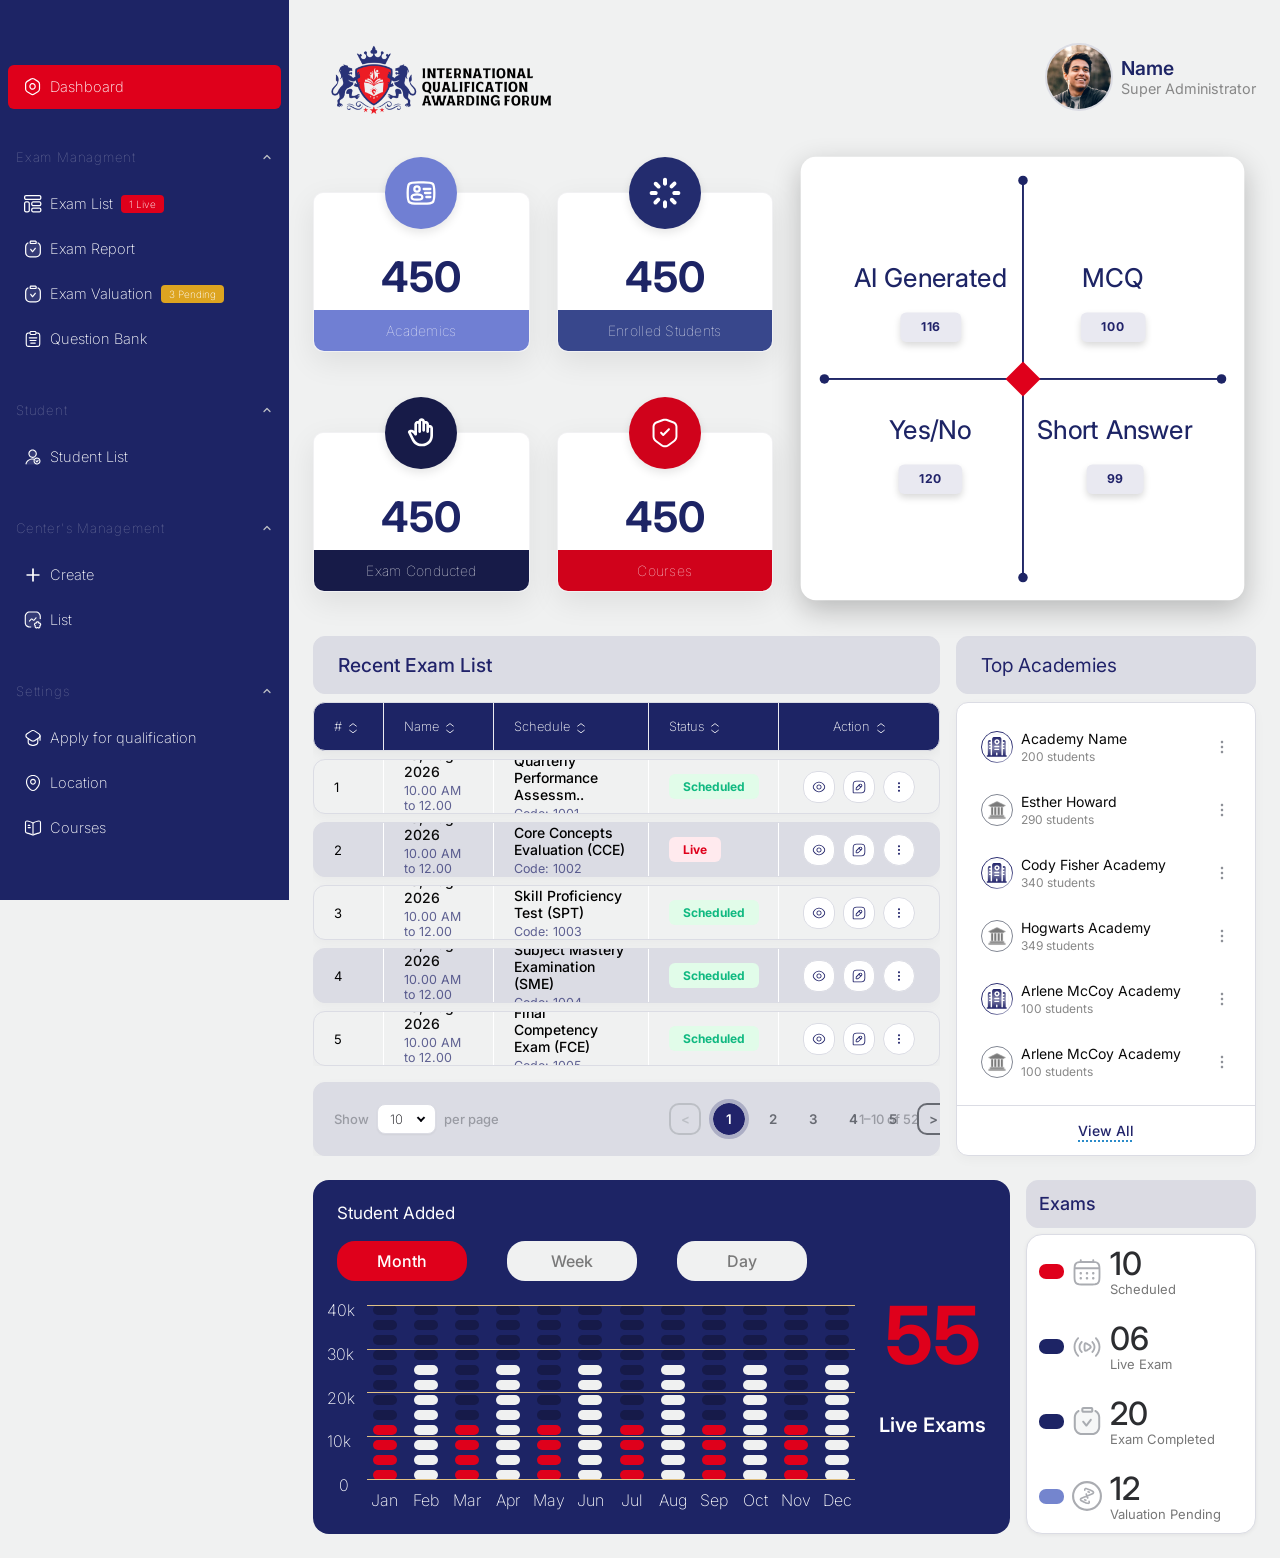
<file: index.html>
<!DOCTYPE html>
<html lang="en">
<head>
<meta charset="UTF-8" />
<meta name="viewport" content="width=device-width, initial-scale=1.0" />
<title>Admin Dashboard – IQAF</title>
<link rel="preconnect" href="https://fonts.googleapis.com" />
<link rel="preconnect" href="https://fonts.gstatic.com" crossorigin />
<link href="https://fonts.googleapis.com/css2?family=Inter:wght@300;400;500;600;700;800;900&display=swap" rel="stylesheet" />

<!-- 1. Design tokens (CSS variables) — must load first -->
<link rel="stylesheet" href="css/tokens.css" />

<!-- 2. Global reset and element defaults -->
<link rel="stylesheet" href="css/base.css" />

<!-- 3. Page shell: layout grid, section wrappers, row grids -->
<link rel="stylesheet" href="css/layout.css" />

<!-- 4. UI components (order independent within this group) -->
<link rel="stylesheet" href="css/components/sidebar.css" />
<link rel="stylesheet" href="css/components/topbar.css" />
<link rel="stylesheet" href="css/components/stat-card.css" />
<link rel="stylesheet" href="css/components/quadrant.css" />
<link rel="stylesheet" href="css/components/table.css" />
<link rel="stylesheet" href="css/components/academies.css" />
<link rel="stylesheet" href="css/components/chart.css" />

<!-- 5. Responsive overrides — must load last -->
<link rel="stylesheet" href="css/responsive.css" />
</head>
<body>

<!-- Hamburger (mobile) -->
<button class="hamburger" id="hamburger" aria-label="Toggle menu">
  <span></span><span></span><span></span><span></span>
</button>
<div class="overlay" id="overlay"></div>

<div class="layout">

  <!-- ==================== SIDEBAR ==================== -->
  <aside class="sidebar" id="sidebar">

    <nav class="sidebar-nav">

      <!-- Dashboard -->
      <a class="nav-item active" href="#">
        <img src="images/icon/Dashboard.svg" alt="" />
        Dashboard
      </a>

      <!-- Exam Management -->
      <div class="sidebar-group">
        <div class="nav-section-label">
          Exam Managment
          <svg class="chevron-svg" viewBox="0 0 24 24" fill="none" stroke="currentColor" stroke-width="2.5" stroke-linecap="round" stroke-linejoin="round"><path d="M18 15l-6-6-6 6"/></svg>
        </div>
        <div class="sidebar-group-content">
          <a class="nav-item" href="#">
            <img src="images/icon/ExamList.svg" alt="" />
            Exam List
            <span class="nav-badge badge-live">1 Live</span>
          </a>
          <a class="nav-item" href="#">
            <img src="images/icon/ExamReport.svg" alt="" />
            Exam Report
          </a>
          <a class="nav-item" href="#">
            <img src="images/icon/ExamValuation.svg" alt="" />
            Exam Valuation
            <span class="nav-badge badge-pending">3 Pending</span>
          </a>
          <a class="nav-item" href="#">
            <img src="images/icon/QuestionBank.svg" alt="" />
            Question Bank
          </a>
        </div>
      </div>

      <!-- Student -->
      <div class="sidebar-group">
        <div class="nav-section-label">
          Student
          <svg class="chevron-svg" viewBox="0 0 24 24" fill="none" stroke="currentColor" stroke-width="2.5" stroke-linecap="round" stroke-linejoin="round"><path d="M18 15l-6-6-6 6"/></svg>
        </div>
        <div class="sidebar-group-content">
          <a class="nav-item" href="#">
            <img src="images/icon/StudentList.svg" alt="" />
            Student List
          </a>
        </div>
      </div>

      <!-- Center's Management -->
      <div class="sidebar-group">
        <div class="nav-section-label">
          Center's Management
          <svg class="chevron-svg" viewBox="0 0 24 24" fill="none" stroke="currentColor" stroke-width="2.5" stroke-linecap="round" stroke-linejoin="round"><path d="M18 15l-6-6-6 6"/></svg>
        </div>
        <div class="sidebar-group-content">
          <a class="nav-item" href="#">
            <img src="images/icon/Create.svg" alt="" />Create
          </a>
          <a class="nav-item" href="academy-list.html">
            <img src="images/icon/List.svg" alt="" />List
          </a>
        </div>
      </div>

      <!-- Settings -->
      <div class="sidebar-group">
        <div class="nav-section-label">
          Settings
          <svg class="chevron-svg" viewBox="0 0 24 24" fill="none" stroke="currentColor" stroke-width="2.5" stroke-linecap="round" stroke-linejoin="round"><path d="M18 15l-6-6-6 6"/></svg>
        </div>
        <div class="sidebar-group-content">
          <a class="nav-item" href="#">
            <img src="images/icon/Applyforqualification.svg" alt="" />
            Apply for qualification
          </a>
          <a class="nav-item" href="#">
            <img src="images/icon/Location.svg" alt="" />
            Location
          </a>
          <a class="nav-item" href="#">
            <img src="images/icon/CoursesBook.svg" alt="" />
            Courses
          </a>
        </div>
      </div>

      <!-- Log Out -->
      <a class="nav-item logout" href="#">
        <img src="images/icon/LogOut.svg" alt="" />
        Log Out
      </a>

    </nav>
  </aside>

  <!-- ==================== MAIN ==================== -->
  <main class="main">

    <!-- TOPBAR -->
    <header class="topbar">
      <div class="topbar-logo">
        <img src="images/logo/logo.svg" alt="IQAF Logo" />
      </div>
      <div class="topbar-profile">
        <img src="images/people/SuperAdmin.jpg" alt="Admin" />
        <div>
          <div class="topbar-name">Name</div>
          <div class="topbar-role">Super Administrator</div>
        </div>
      </div>
    </header>

    <!-- STATS + QUADRANT -->
    <div class="stats-grid">

      <!-- 4 Stat Cards -->
      <div class="stats-cards">

        <!-- Academics -->
        <div class="stat-card theme-academics">
          <div class="stat-card-icon">
            <img src="images/icon/AcademicsLogo.svg" alt="Academics" />
          </div>
          <div class="stat-number">450</div>
          <div class="stat-label-bar">Academics</div>
        </div>

        <!-- Enrolled Students -->
        <div class="stat-card theme-enrolled">
          <div class="stat-card-icon">
            <img src="images/icon/EnrolledStudents.svg" alt="Enrolled Students" />
          </div>
          <div class="stat-number">450</div>
          <div class="stat-label-bar">Enrolled Students</div>
        </div>

        <!-- Exam Conducted -->
        <div class="stat-card theme-conducted">
          <div class="stat-card-icon">
            <img src="images/icon/ExamConducted.svg" alt="Exam Conducted" />
          </div>
          <div class="stat-number">450</div>
          <div class="stat-label-bar">Exam Conducted</div>
        </div>

        <!-- Courses -->
        <div class="stat-card theme-courses">
          <div class="stat-card-icon">
            <img src="images/icon/Courses.svg" alt="Courses" />
          </div>
          <div class="stat-number">450</div>
          <div class="stat-label-bar">Courses</div>
        </div>

      </div><!-- /stats-cards -->

      <!-- Quadrant chart -->
      <div class="quadrant-card">
        <div class="quadrant">
          <div class="quadrant-h"></div>
          <div class="quadrant-v"></div>
          <div class="quadrant-dot top"></div>
          <div class="quadrant-dot bottom"></div>
          <div class="quadrant-dot left"></div>
          <div class="quadrant-dot right"></div>
          <div class="quadrant-center"></div>

          <div class="quadrant-labels">
            <div class="q-label top-left">
              <span class="q-label-text">AI Generated</span>
              <span class="q-label-count">116</span>
            </div>
            <div class="q-label top-right">
              <span class="q-label-text">MCQ</span>
              <span class="q-label-count">100</span>
            </div>
            <div class="q-label bot-left">
              <span class="q-label-text">Yes/No</span>
              <span class="q-label-count">120</span>
            </div>
            <div class="q-label bot-right">
              <span class="q-label-text">Short Answer</span>
              <span class="q-label-count">99</span>
            </div>
          </div>
        </div>
      </div>

    </div><!-- /stats-grid -->

    <!-- MID ROW: Recent Exam List + Top Academies -->
    <div class="mid-row">

      <!-- Recent Exam List -->
      <!-- Recent Exam List Section -->
      <div class="table-section-container">
        <div class="table-section-header">Recent Exam List</div>
        <div class="table-card">
          <div class="table-wrapper">
            <table class="exam-table">
              <thead>
                <tr>
                  <th><div class="th-content"># <svg class="sort-icon-svg" viewBox="0 0 24 24" fill="none" stroke="currentColor" stroke-width="3" stroke-linecap="round" stroke-linejoin="round"><path class="arrow-up" d="M4 9l8-6 8 6" /><path class="arrow-down" d="M4 15l8 6 8-6" /></svg></div></th>
                  <th><div class="th-content">Name <svg class="sort-icon-svg" viewBox="0 0 24 24" fill="none" stroke="currentColor" stroke-width="3" stroke-linecap="round" stroke-linejoin="round"><path class="arrow-up" d="M4 9l8-6 8 6" /><path class="arrow-down" d="M4 15l8 6 8-6" /></svg></div></th>
                  <th><div class="th-content">Schedule <svg class="sort-icon-svg" viewBox="0 0 24 24" fill="none" stroke="currentColor" stroke-width="3" stroke-linecap="round" stroke-linejoin="round"><path class="arrow-up" d="M4 9l8-6 8 6" /><path class="arrow-down" d="M4 15l8 6 8-6" /></svg></div></th>
                  <th><div class="th-content">Status <svg class="sort-icon-svg" viewBox="0 0 24 24" fill="none" stroke="currentColor" stroke-width="3" stroke-linecap="round" stroke-linejoin="round"><path class="arrow-up" d="M4 9l8-6 8 6" /><path class="arrow-down" d="M4 15l8 6 8-6" /></svg></div></th>
                  <th><div class="th-content center">Action <svg class="sort-icon-svg" viewBox="0 0 24 24" fill="none" stroke="currentColor" stroke-width="3" stroke-linecap="round" stroke-linejoin="round"><path class="arrow-up" d="M4 9l8-6 8 6" /><path class="arrow-down" d="M4 15l8 6 8-6" /></svg></div></th>
                </tr>
              </thead>
              <tbody>
                <tr>
                  <td class="td-num">1</td>
                  <td class="td-schedule-col">
                    <div class="exam-date">18, Aug 2026</div>
                    <div class="exam-time">10.00 AM to 12.00 AM | 2h</div>
                  </td>
                  <td class="td-name-col">
                    <div class="exam-name">Quarterly Performance Assessm..</div>
                    <div class="exam-code">Code: 1001</div>
                  </td>
                  <td><span class="status-badge status-scheduled">Scheduled</span></td>
                  <td>
                    <div class="action-icons">
                      <button class="action-btn" aria-label="View">
                        <img src="images/icon/ActionEye.svg" alt="" />
                      </button>
                      <button class="action-btn" aria-label="Edit">
                        <img src="images/icon/ActionPen.svg" alt="" />
                      </button>
                      <button class="action-btn" aria-label="More">
                        <img src="images/icon/ActionDots.svg" alt="" />
                      </button>
                    </div>
                  </td>
                </tr>
                <tr>
                  <td class="td-num">2</td>
                  <td class="td-schedule-col">
                    <div class="exam-date">18, Aug 2026</div>
                    <div class="exam-time">10.00 AM to 12.00 AM | 2h</div>
                  </td>
                  <td class="td-name-col">
                    <div class="exam-name">Core Concepts Evaluation (CCE)</div>
                    <div class="exam-code">Code: 1002</div>
                  </td>
                  <td><span class="status-badge status-live">Live</span></td>
                  <td>
                    <div class="action-icons">
                      <button class="action-btn" aria-label="View">
                        <img src="images/icon/ActionEye.svg" alt="" />
                      </button>
                      <button class="action-btn" aria-label="Edit">
                        <img src="images/icon/ActionPen.svg" alt="" />
                      </button>
                      <button class="action-btn" aria-label="More">
                        <img src="images/icon/ActionDots.svg" alt="" />
                      </button>
                    </div>
                  </td>
                </tr>
                <tr>
                  <td class="td-num">3</td>
                  <td class="td-schedule-col">
                    <div class="exam-date">18, Aug 2026</div>
                    <div class="exam-time">10.00 AM to 12.00 AM | 2h</div>
                  </td>
                  <td class="td-name-col">
                    <div class="exam-name">Skill Proficiency Test (SPT)</div>
                    <div class="exam-code">Code: 1003</div>
                  </td>
                  <td><span class="status-badge status-scheduled">Scheduled</span></td>
                  <td>
                    <div class="action-icons">
                      <button class="action-btn" aria-label="View">
                        <img src="images/icon/ActionEye.svg" alt="" />
                      </button>
                      <button class="action-btn" aria-label="Edit">
                        <img src="images/icon/ActionPen.svg" alt="" />
                      </button>
                      <button class="action-btn" aria-label="More">
                        <img src="images/icon/ActionDots.svg" alt="" />
                      </button>
                    </div>
                  </td>
                </tr>
                <tr>
                  <td class="td-num">4</td>
                  <td class="td-schedule-col">
                    <div class="exam-date">18, Aug 2026</div>
                    <div class="exam-time">10.00 AM to 12.00 AM | 2h</div>
                  </td>
                  <td class="td-name-col">
                    <div class="exam-name">Subject Mastery Examination (SME)</div>
                    <div class="exam-code">Code: 1004</div>
                  </td>
                  <td><span class="status-badge status-scheduled">Scheduled</span></td>
                  <td>
                    <div class="action-icons">
                      <button class="action-btn" aria-label="View">
                        <img src="images/icon/ActionEye.svg" alt="" />
                      </button>
                      <button class="action-btn" aria-label="Edit">
                        <img src="images/icon/ActionPen.svg" alt="" />
                      </button>
                      <button class="action-btn" aria-label="More">
                        <img src="images/icon/ActionDots.svg" alt="" />
                      </button>
                    </div>
                  </td>
                </tr>
                <tr>
                  <td class="td-num">5</td>
                  <td class="td-schedule-col">
                    <div class="exam-date">18, Aug 2026</div>
                    <div class="exam-time">10.00 AM to 12.00 AM | 2h</div>
                  </td>
                  <td class="td-name-col">
                    <div class="exam-name">Final Competency Exam (FCE)</div>
                    <div class="exam-code">Code: 1005</div>
                  </td>
                  <td><span class="status-badge status-scheduled">Scheduled</span></td>
                  <td>
                    <div class="action-icons">
                      <button class="action-btn" aria-label="View">
                        <img src="images/icon/ActionEye.svg" alt="" />
                      </button>
                      <button class="action-btn" aria-label="Edit">
                        <img src="images/icon/ActionPen.svg" alt="" />
                      </button>
                      <button class="action-btn" aria-label="More">
                        <img src="images/icon/ActionDots.svg" alt="" />
                      </button>
                    </div>
                  </td>
                </tr>
              </tbody>
            </table>
          </div>

          <!-- Pagination Bar -->
          <div class="pagination-bar">
            <div class="pagination-left">
              Show
              <div class="select-wrapper">
                <select>
                  <option>10</option>
                  <option>25</option>
                  <option>50</option>
                </select>
              </div>
              per page
            </div>
            <div class="pagination-pages">
              <button class="page-btn arrow" aria-label="Previous page">&lt;</button>
              <button class="page-btn active">1</button>
              <button class="page-btn">2</button>
              <button class="page-btn">3</button>
              <button class="page-btn desktop-only-page">4</button>
              <button class="page-btn desktop-only-page">5</button>
              <button class="page-btn arrow" aria-label="Next page">&gt;</button>
            </div>
            <div class="pagination-info">1–10 of 52</div>
          </div>
        </div>
      </div><!-- /recent exam list section -->

      <!-- Top Academies -->
      <div class="academies-section-container">
        <div class="academies-section-header">Top Academies</div>
        <div class="academies-card">
          <ul class="academies-list">
            <li class="academy-item">
              <div class="academy-icon"><img src="images/icon/TopAcademies1.svg" alt="" /></div>
              <div class="academy-info">
                <div class="academy-name">Academy Name</div>
                <div class="academy-students">200 students</div>
              </div>
              <div class="academy-dots"><img src="images/icon/TopAcademiesDots.svg" alt="" /></div>
            </li>
            <li class="academy-item">
              <div class="academy-icon"><img src="images/icon/TopAcademies2.svg" alt="" /></div>
              <div class="academy-info">
                <div class="academy-name">Esther Howard</div>
                <div class="academy-students">290 students</div>
              </div>
              <div class="academy-dots"><img src="images/icon/TopAcademiesDots.svg" alt="" /></div>
            </li>
            <li class="academy-item">
              <div class="academy-icon"><img src="images/icon/TopAcademies1.svg" alt="" /></div>
              <div class="academy-info">
                <div class="academy-name">Cody Fisher Academy</div>
                <div class="academy-students">340 students</div>
              </div>
              <div class="academy-dots"><img src="images/icon/TopAcademiesDots.svg" alt="" /></div>
            </li>
            <li class="academy-item">
              <div class="academy-icon"><img src="images/icon/TopAcademies2.svg" alt="" /></div>
              <div class="academy-info">
                <div class="academy-name">Hogwarts Academy</div>
                <div class="academy-students">349 students</div>
              </div>
              <div class="academy-dots"><img src="images/icon/TopAcademiesDots.svg" alt="" /></div>
            </li>
            <li class="academy-item">
              <div class="academy-icon"><img src="images/icon/TopAcademies1.svg" alt="" /></div>
              <div class="academy-info">
                <div class="academy-name">Arlene McCoy Academy</div>
                <div class="academy-students">100 students</div>
              </div>
              <div class="academy-dots"><img src="images/icon/TopAcademiesDots.svg" alt="" /></div>
            </li>
            <li class="academy-item">
              <div class="academy-icon"><img src="images/icon/TopAcademies2.svg" alt="" /></div>
              <div class="academy-info">
                <div class="academy-name">Arlene McCoy Academy</div>
                <div class="academy-students">100 students</div>
              </div>
              <div class="academy-dots"><img src="images/icon/TopAcademiesDots.svg" alt="" /></div>
            </li>
          </ul>
          <div class="view-all-btn"><span class="view-all-text">View All</span></div>
        </div>
      </div><!-- /top academies -->

    </div><!-- /mid-row -->

    <!-- BOTTOM ROW: Chart + Exams panel -->
    <div class="bottom-row">

      <!-- Student Added Chart -->
      <div class="chart-wrapper">
        <div class="chart-card">
          <div class="chart-top">
            <div class="chart-title">Student Added</div>
            <div class="tab-group">
              <button class="tab-btn active">Month</button>
              <button class="tab-btn">Week</button>
              <button class="tab-btn">Day</button>
            </div>
          </div>

          <div class="chart-body">
            <div class="chart-main">
            <div class="pill-chart">
              <div class="chart-plot-container">
                <!-- Y Labels -->
                <div class="pill-y-labels">
                  <span>40k</span>
                  <span>30k</span>
                  <span>20k</span>
                  <span>10k</span>
                  <span>0</span>
                </div>
                
                <!-- Plot Area -->
                <div class="pill-plot-area">
                  <!-- Grid Lines -->
                  <div class="chart-grid-lines">
                    <div class="grid-line"></div>
                    <div class="grid-line"></div>
                    <div class="grid-line"></div>
                    <div class="grid-line"></div>
                    <div class="grid-line"></div>
                  </div>
                  
                  <!-- Bars Area -->
                  <div class="pill-bars-area">
                    <!-- Jan -->
                    <div class="pill-bar-group">
                      <div class="pill inactive mobile-only"></div>
                      <div class="pill inactive mobile-only"></div>
                      <div class="pill inactive mobile-only"></div>
                      <div class="pill inactive mobile-only"></div>
                      <div class="pill inactive"></div>
                      <div class="pill inactive"></div>
                      <div class="pill inactive"></div>
                      <div class="pill inactive"></div>
                      <div class="pill inactive"></div>
                      <div class="pill inactive"></div>
                      <div class="pill inactive"></div>
                      <div class="pill inactive"></div>
                      <div class="pill active red"></div>
                      <div class="pill active red"></div>
                      <div class="pill active red"></div>
                      <div class="pill active red"></div>
                      <div class="pill active red mobile-only"></div>
                      <div class="pill active red mobile-only"></div>
                      <div class="pill active red mobile-only"></div>
                      <div class="pill active red mobile-only"></div>
                    </div>
                    
                    <!-- Feb -->
                    <div class="pill-bar-group">
                      <div class="pill inactive mobile-white"></div>
                      <div class="pill inactive mobile-white"></div>
                      <div class="pill inactive mobile-white"></div>
                      <div class="pill inactive mobile-white"></div>
                      <div class="pill active white"></div>
                      <div class="pill active white"></div>
                      <div class="pill active white"></div>
                      <div class="pill active white"></div>
                      <div class="pill active white"></div>
                      <div class="pill active white"></div>
                      <div class="pill active white"></div>
                      <div class="pill active white"></div>
                      <div class="pill active white mobile-only"></div>
                      <div class="pill active white mobile-only"></div>
                      <div class="pill active white mobile-only"></div>
                      <div class="pill active white mobile-only"></div>
                      <div class="pill active white mobile-only"></div>
                      <div class="pill active white mobile-only"></div>
                      <div class="pill active white mobile-only"></div>
                      <div class="pill active white mobile-only"></div>
                    </div>
                    
                    <!-- Mar -->
                    <div class="pill-bar-group">
                      <div class="pill inactive mobile-only"></div>
                      <div class="pill inactive mobile-only"></div>
                      <div class="pill inactive mobile-only"></div>
                      <div class="pill inactive mobile-only"></div>
                      <div class="pill inactive"></div>
                      <div class="pill inactive"></div>
                      <div class="pill inactive"></div>
                      <div class="pill inactive"></div>
                      <div class="pill inactive"></div>
                      <div class="pill inactive"></div>
                      <div class="pill inactive"></div>
                      <div class="pill inactive"></div>
                      <div class="pill active red"></div>
                      <div class="pill active red"></div>
                      <div class="pill active red"></div>
                      <div class="pill active red"></div>
                      <div class="pill active red mobile-only"></div>
                      <div class="pill active red mobile-only"></div>
                      <div class="pill active red mobile-only"></div>
                      <div class="pill active red mobile-only"></div>
                    </div>
                    
                    <!-- Apr -->
                    <div class="pill-bar-group">
                      <div class="pill inactive mobile-white"></div>
                      <div class="pill inactive mobile-white"></div>
                      <div class="pill inactive mobile-white"></div>
                      <div class="pill inactive mobile-white"></div>
                      <div class="pill active white"></div>
                      <div class="pill active white"></div>
                      <div class="pill active white"></div>
                      <div class="pill active white"></div>
                      <div class="pill active white"></div>
                      <div class="pill active white"></div>
                      <div class="pill active white"></div>
                      <div class="pill active white"></div>
                      <div class="pill active white mobile-only"></div>
                      <div class="pill active white mobile-only"></div>
                      <div class="pill active white mobile-only"></div>
                      <div class="pill active white mobile-only"></div>
                      <div class="pill active white mobile-only"></div>
                      <div class="pill active white mobile-only"></div>
                      <div class="pill active white mobile-only"></div>
                      <div class="pill active white mobile-only"></div>
                    </div>
                    
                    <!-- May -->
                    <div class="pill-bar-group">
                      <div class="pill inactive mobile-only"></div>
                      <div class="pill inactive mobile-only"></div>
                      <div class="pill inactive mobile-only"></div>
                      <div class="pill inactive mobile-only"></div>
                      <div class="pill inactive"></div>
                      <div class="pill inactive"></div>
                      <div class="pill inactive"></div>
                      <div class="pill inactive"></div>
                      <div class="pill inactive"></div>
                      <div class="pill inactive"></div>
                      <div class="pill inactive"></div>
                      <div class="pill inactive"></div>
                      <div class="pill active red"></div>
                      <div class="pill active red"></div>
                      <div class="pill active red"></div>
                      <div class="pill active red"></div>
                      <div class="pill active red mobile-only"></div>
                      <div class="pill active red mobile-only"></div>
                      <div class="pill active red mobile-only"></div>
                      <div class="pill active red mobile-only"></div>
                    </div>
                    
                    <!-- Jun -->
                    <div class="pill-bar-group">
                      <div class="pill inactive mobile-white"></div>
                      <div class="pill inactive mobile-white"></div>
                      <div class="pill inactive mobile-white"></div>
                      <div class="pill inactive mobile-white"></div>
                      <div class="pill active white"></div>
                      <div class="pill active white"></div>
                      <div class="pill active white"></div>
                      <div class="pill active white"></div>
                      <div class="pill active white"></div>
                      <div class="pill active white"></div>
                      <div class="pill active white"></div>
                      <div class="pill active white"></div>
                      <div class="pill active white mobile-only"></div>
                      <div class="pill active white mobile-only"></div>
                      <div class="pill active white mobile-only"></div>
                      <div class="pill active white mobile-only"></div>
                      <div class="pill active white mobile-only"></div>
                      <div class="pill active white mobile-only"></div>
                      <div class="pill active white mobile-only"></div>
                      <div class="pill active white mobile-only"></div>
                    </div>
                    
                    <!-- Jul -->
                    <div class="pill-bar-group">
                      <div class="pill inactive mobile-only"></div>
                      <div class="pill inactive mobile-only"></div>
                      <div class="pill inactive mobile-only"></div>
                      <div class="pill inactive mobile-only"></div>
                      <div class="pill inactive"></div>
                      <div class="pill inactive"></div>
                      <div class="pill inactive"></div>
                      <div class="pill inactive"></div>
                      <div class="pill inactive"></div>
                      <div class="pill inactive"></div>
                      <div class="pill inactive"></div>
                      <div class="pill inactive"></div>
                      <div class="pill active red"></div>
                      <div class="pill active red"></div>
                      <div class="pill active red"></div>
                      <div class="pill active red"></div>
                      <div class="pill active red mobile-only"></div>
                      <div class="pill active red mobile-only"></div>
                      <div class="pill active red mobile-only"></div>
                      <div class="pill active red mobile-only"></div>
                    </div>
                    
                    <!-- Aug -->
                    <div class="pill-bar-group">
                      <div class="pill inactive mobile-white"></div>
                      <div class="pill inactive mobile-white"></div>
                      <div class="pill inactive mobile-white"></div>
                      <div class="pill inactive mobile-white"></div>
                      <div class="pill active white"></div>
                      <div class="pill active white"></div>
                      <div class="pill active white"></div>
                      <div class="pill active white"></div>
                      <div class="pill active white"></div>
                      <div class="pill active white"></div>
                      <div class="pill active white"></div>
                      <div class="pill active white"></div>
                      <div class="pill active white mobile-only"></div>
                      <div class="pill active white mobile-only"></div>
                      <div class="pill active white mobile-only"></div>
                      <div class="pill active white mobile-only"></div>
                      <div class="pill active white mobile-only"></div>
                      <div class="pill active white mobile-only"></div>
                      <div class="pill active white mobile-only"></div>
                      <div class="pill active white mobile-only"></div>
                    </div>
                    
                    <!-- Sep -->
                    <div class="pill-bar-group">
                      <div class="pill inactive mobile-only"></div>
                      <div class="pill inactive mobile-only"></div>
                      <div class="pill inactive mobile-only"></div>
                      <div class="pill inactive mobile-only"></div>
                      <div class="pill inactive"></div>
                      <div class="pill inactive"></div>
                      <div class="pill inactive"></div>
                      <div class="pill inactive"></div>
                      <div class="pill inactive"></div>
                      <div class="pill inactive"></div>
                      <div class="pill inactive"></div>
                      <div class="pill inactive"></div>
                      <div class="pill active red"></div>
                      <div class="pill active red"></div>
                      <div class="pill active red"></div>
                      <div class="pill active red"></div>
                      <div class="pill active red mobile-only"></div>
                      <div class="pill active red mobile-only"></div>
                      <div class="pill active red mobile-only"></div>
                      <div class="pill active red mobile-only"></div>
                    </div>
                    
                    <!-- Oct -->
                    <div class="pill-bar-group">
                      <div class="pill inactive mobile-white"></div>
                      <div class="pill inactive mobile-white"></div>
                      <div class="pill inactive mobile-white"></div>
                      <div class="pill inactive mobile-white"></div>
                      <div class="pill active white"></div>
                      <div class="pill active white"></div>
                      <div class="pill active white"></div>
                      <div class="pill active white"></div>
                      <div class="pill active white"></div>
                      <div class="pill active white"></div>
                      <div class="pill active white"></div>
                      <div class="pill active white"></div>
                      <div class="pill active white mobile-only"></div>
                      <div class="pill active white mobile-only"></div>
                      <div class="pill active white mobile-only"></div>
                      <div class="pill active white mobile-only"></div>
                      <div class="pill active white mobile-only"></div>
                      <div class="pill active white mobile-only"></div>
                      <div class="pill active white mobile-only"></div>
                      <div class="pill active white mobile-only"></div>
                    </div>
                    
                    <!-- Nov -->
                    <div class="pill-bar-group">
                      <div class="pill inactive mobile-only"></div>
                      <div class="pill inactive mobile-only"></div>
                      <div class="pill inactive mobile-only"></div>
                      <div class="pill inactive mobile-only"></div>
                      <div class="pill inactive"></div>
                      <div class="pill inactive"></div>
                      <div class="pill inactive"></div>
                      <div class="pill inactive"></div>
                      <div class="pill inactive"></div>
                      <div class="pill inactive"></div>
                      <div class="pill inactive"></div>
                      <div class="pill inactive"></div>
                      <div class="pill active red"></div>
                      <div class="pill active red"></div>
                      <div class="pill active red"></div>
                      <div class="pill active red"></div>
                      <div class="pill active red mobile-only"></div>
                      <div class="pill active red mobile-only"></div>
                      <div class="pill active red mobile-only"></div>
                      <div class="pill active red mobile-only"></div>
                    </div>
                    
                    <!-- Dec -->
                    <div class="pill-bar-group">
                      <div class="pill inactive mobile-white"></div>
                      <div class="pill inactive mobile-white"></div>
                      <div class="pill inactive mobile-white"></div>
                      <div class="pill inactive mobile-white"></div>
                      <div class="pill active white"></div>
                      <div class="pill active white"></div>
                      <div class="pill active white"></div>
                      <div class="pill active white"></div>
                      <div class="pill active white"></div>
                      <div class="pill active white"></div>
                      <div class="pill active white"></div>
                      <div class="pill active white"></div>
                      <div class="pill active white mobile-only"></div>
                      <div class="pill active white mobile-only"></div>
                      <div class="pill active white mobile-only"></div>
                      <div class="pill active white mobile-only"></div>
                      <div class="pill active white mobile-only"></div>
                      <div class="pill active white mobile-only"></div>
                      <div class="pill active white mobile-only"></div>
                      <div class="pill active white mobile-only"></div>
                    </div>
                  </div>
                </div>
              </div>
              
              <!-- X Labels -->
              <div class="pill-x-labels">
                <div class="pill-x-label">Jan</div>
                <div class="pill-x-label">Feb</div>
                <div class="pill-x-label">Mar</div>
                <div class="pill-x-label">Apr</div>
                <div class="pill-x-label">May</div>
                <div class="pill-x-label">Jun</div>
                <div class="pill-x-label">Jul</div>
                <div class="pill-x-label">Aug</div>
                <div class="pill-x-label">Sep</div>
                <div class="pill-x-label">Oct</div>
                <div class="pill-x-label">Nov</div>
                <div class="pill-x-label">Dec</div>
              </div>
            </div>
          </div>
        </div>
      </div><!-- /chart-card -->

        <!-- Live Exams counter -->
        <div class="live-exams-block">
          <div class="live-exams-number">55</div>
          <div class="live-exams-label">Live Exams</div>
        </div>

      </div><!-- /chart-wrapper -->

      <!-- Exams Panel -->
      <div class="exams-panel">
        <div class="exams-section-header">Exams</div>
        <div class="exams-panel-card">
          <div class="exam-stat-item">
            <div class="exam-stat-dot dot-red"></div>
            <div class="exam-stat-icon"><img src="images/icon/ExamsScheduled.svg" alt="" /></div>
            <div class="exam-stat-info">
              <div class="exam-stat-count">10</div>
              <div class="exam-stat-name">Scheduled</div>
            </div>
          </div>
          <div class="exam-stat-item">
            <div class="exam-stat-dot dot-navy"></div>
            <div class="exam-stat-icon"><img src="images/icon/ExamsLiveExam.svg" alt="" /></div>
            <div class="exam-stat-info">
              <div class="exam-stat-count">06</div>
              <div class="exam-stat-name">Live Exam</div>
            </div>
          </div>
          <div class="exam-stat-item">
            <div class="exam-stat-dot dot-navy"></div>
            <div class="exam-stat-icon"><img src="images/icon/ExamCompleted.svg" alt="" /></div>
            <div class="exam-stat-info">
              <div class="exam-stat-count">20</div>
              <div class="exam-stat-name">Exam Completed</div>
            </div>
          </div>
          <div class="exam-stat-item">
            <div class="exam-stat-dot dot-gray"></div>
            <div class="exam-stat-icon"><img src="images/icon/ExamsValuationPending.svg" alt="" /></div>
            <div class="exam-stat-info">
              <div class="exam-stat-count">12</div>
              <div class="exam-stat-name">Valuation Pending</div>
            </div>
          </div>
        </div>
      </div><!-- /exams-panel -->

    </div><!-- /bottom-row -->

  </main>
</div><!-- /layout -->

<script>
/* ============================================================
   SIDEBAR TOGGLE
   ============================================================ */
const hamburger = document.getElementById('hamburger');
const sidebar   = document.getElementById('sidebar');
const overlay   = document.getElementById('overlay');

hamburger.addEventListener('click', () => {
  sidebar.classList.toggle('open');
  overlay.classList.toggle('open');
  document.body.classList.toggle('menu-open');
});
overlay.addEventListener('click', () => {
  sidebar.classList.remove('open');
  overlay.classList.remove('open');
  document.body.classList.remove('menu-open');
});

/* ============================================================
   TAB BUTTONS
   ============================================================ */
document.querySelectorAll('.tab-btn').forEach(btn => {
  btn.addEventListener('click', () => {
    btn.closest('.tab-group').querySelectorAll('.tab-btn').forEach(b => b.classList.remove('active'));
    btn.classList.add('active');
  });
});

/* ============================================================
   PAGE BUTTONS
   ============================================================ */
function updatePaginationArrows(pages) {
  const numBtns = [...pages.querySelectorAll('.page-btn:not(.arrow)')];
  const prev = pages.querySelector('.page-btn.arrow:first-child');
  const next = pages.querySelector('.page-btn.arrow:last-child');
  const activeIdx = numBtns.findIndex(b => b.classList.contains('active'));
  if (prev) prev.classList.toggle('arrow-disabled', activeIdx === 0);
  if (next) next.classList.toggle('arrow-disabled', activeIdx === numBtns.length - 1);
}

document.querySelectorAll('.pagination-pages .page-btn:not(.arrow)').forEach(btn => {
  btn.addEventListener('click', () => {
    const pages = btn.closest('.pagination-pages');
    pages.querySelectorAll('.page-btn:not(.arrow)').forEach(b => b.classList.remove('active'));
    btn.classList.add('active');
    updatePaginationArrows(pages);
  });
});

document.querySelectorAll('.pagination-pages').forEach(updatePaginationArrows);

/* ============================================================
   SIDEBAR COLLAPSIBLE GROUPS
   ============================================================ */
document.querySelectorAll('.nav-section-label').forEach(label => {
  label.addEventListener('click', () => {
    const group = label.closest('.sidebar-group');
    if (group) {
      group.classList.toggle('collapsed');
    }
  });
});
</script>
</body>
</html>
</file>
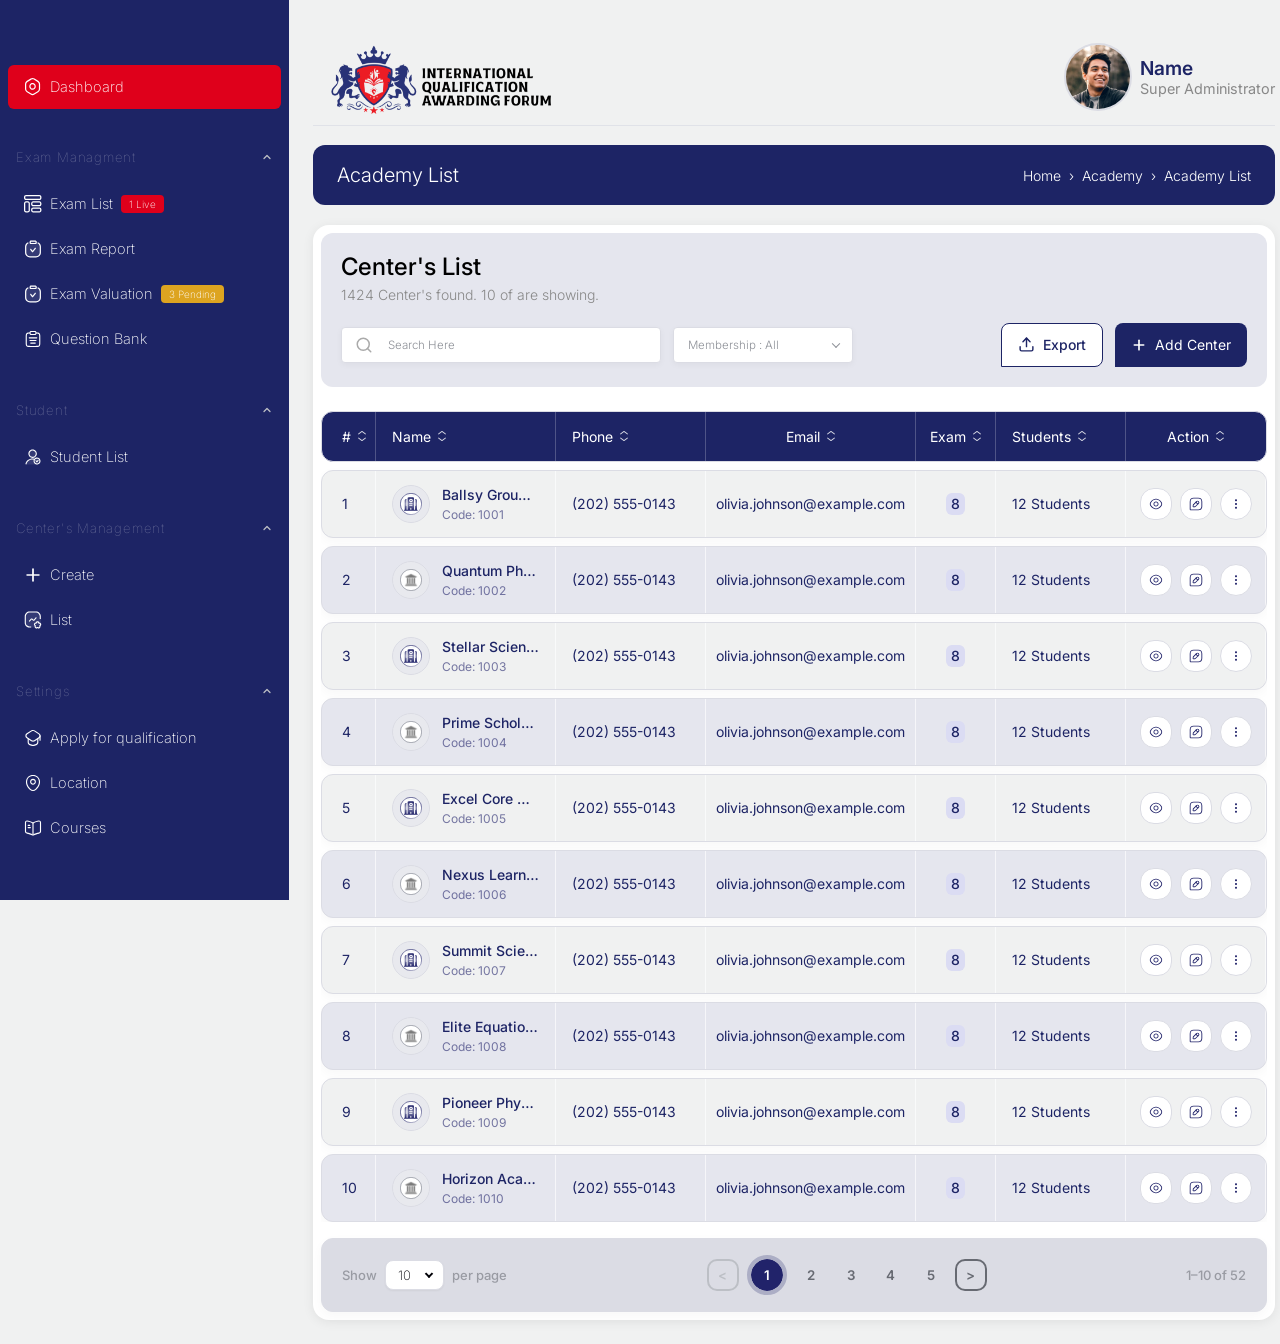
<file: academy-list.html>
<!DOCTYPE html>
<html lang="en">
<head>
<meta charset="UTF-8" />
<meta name="viewport" content="width=device-width, initial-scale=1.0" />
<title>Academy List – IQAF</title>
<link rel="preconnect" href="https://fonts.googleapis.com" />
<link rel="preconnect" href="https://fonts.gstatic.com" crossorigin />
<link href="https://fonts.googleapis.com/css2?family=Inter:wght@300;400;500;600;700;800;900&display=swap" rel="stylesheet" />

<!-- 1. Design tokens -->
<link rel="stylesheet" href="css/tokens.css" />
<!-- 2. Global reset -->
<link rel="stylesheet" href="css/base.css" />
<!-- 3. Page shell -->
<link rel="stylesheet" href="css/layout.css" />
<!-- 4. Shared components -->
<link rel="stylesheet" href="css/components/sidebar.css" />
<link rel="stylesheet" href="css/components/topbar.css" />
<link rel="stylesheet" href="css/components/table.css" />
<!-- 5. Academy List page styles (desktop) -->
<link rel="stylesheet" href="css/pages/academy-list.css" />
<!-- 6. Global responsive overrides -->
<link rel="stylesheet" href="css/responsive.css" />
<!-- 7. Academy List mobile overrides (must be last to win) -->
<link rel="stylesheet" href="css/pages/academy-list-responsive.css" />
</head>
<body class="al-page">

<!-- Hamburger (mobile) -->
<button class="hamburger" id="hamburger" aria-label="Toggle menu">
  <span></span><span></span><span></span><span></span>
</button>
<div class="overlay" id="overlay"></div>

<div class="layout">

  <!-- ==================== SIDEBAR ==================== -->
  <aside class="sidebar" id="sidebar">
    <nav class="sidebar-nav">

      <!-- Dashboard -->
      <a class="nav-item active" href="index.html">
        <img src="images/icon/Dashboard.svg" alt="" />
        Dashboard
      </a>

      <!-- Exam Management -->
      <div class="sidebar-group">
        <div class="nav-section-label">
          Exam Managment
          <svg class="chevron-svg" viewBox="0 0 24 24" fill="none" stroke="currentColor" stroke-width="2.5" stroke-linecap="round" stroke-linejoin="round"><path d="M18 15l-6-6-6 6"/></svg>
        </div>
        <div class="sidebar-group-content">
          <a class="nav-item" href="#">
            <img src="images/icon/ExamList.svg" alt="" />
            Exam List
            <span class="nav-badge badge-live">1 Live</span>
          </a>
          <a class="nav-item" href="#">
            <img src="images/icon/ExamReport.svg" alt="" />
            Exam Report
          </a>
          <a class="nav-item" href="#">
            <img src="images/icon/ExamValuation.svg" alt="" />
            Exam Valuation
            <span class="nav-badge badge-pending">3 Pending</span>
          </a>
          <a class="nav-item" href="#">
            <img src="images/icon/QuestionBank.svg" alt="" />
            Question Bank
          </a>
        </div>
      </div>

      <!-- Student -->
      <div class="sidebar-group">
        <div class="nav-section-label">
          Student
          <svg class="chevron-svg" viewBox="0 0 24 24" fill="none" stroke="currentColor" stroke-width="2.5" stroke-linecap="round" stroke-linejoin="round"><path d="M18 15l-6-6-6 6"/></svg>
        </div>
        <div class="sidebar-group-content">
          <a class="nav-item" href="#">
            <img src="images/icon/StudentList.svg" alt="" />
            Student List
          </a>
        </div>
      </div>

      <!-- Center's Management -->
      <div class="sidebar-group">
        <div class="nav-section-label">
          Center's Management
          <svg class="chevron-svg" viewBox="0 0 24 24" fill="none" stroke="currentColor" stroke-width="2.5" stroke-linecap="round" stroke-linejoin="round"><path d="M18 15l-6-6-6 6"/></svg>
        </div>
        <div class="sidebar-group-content">
          <a class="nav-item" href="#">
            <img src="images/icon/Create.svg" alt="" />Create
          </a>
          <a class="nav-item" href="academy-list.html">
            <img src="images/icon/List.svg" alt="" />List
          </a>
        </div>
      </div>

      <!-- Settings -->
      <div class="sidebar-group">
        <div class="nav-section-label">
          Settings
          <svg class="chevron-svg" viewBox="0 0 24 24" fill="none" stroke="currentColor" stroke-width="2.5" stroke-linecap="round" stroke-linejoin="round"><path d="M18 15l-6-6-6 6"/></svg>
        </div>
        <div class="sidebar-group-content">
          <a class="nav-item" href="#">
            <img src="images/icon/Applyforqualification.svg" alt="" />
            Apply for qualification
          </a>
          <a class="nav-item" href="#">
            <img src="images/icon/Location.svg" alt="" />
            Location
          </a>
          <a class="nav-item" href="#">
            <img src="images/icon/CoursesBook.svg" alt="" />
            Courses
          </a>
        </div>
      </div>

      <!-- Log Out -->
      <a class="nav-item logout" href="#">
        <img src="images/icon/LogOut.svg" alt="" />
        Log Out
      </a>

    </nav>
  </aside>

  <!-- ==================== MAIN ==================== -->
  <main class="main">

    <!-- TOPBAR -->
    <header class="topbar">
      <div class="topbar-logo">
        <img src="images/logo/logo.svg" alt="IQAF Logo" />
      </div>
      <div class="topbar-profile">
        <img src="images/people/SuperAdmin.jpg" alt="Admin" />
        <div>
          <div class="topbar-name">Name</div>
          <div class="topbar-role">Super Administrator</div>
        </div>
      </div>
    </header>

    <!-- PAGE CONTENT -->
    <div class="al-content">

      <!-- Page header band wrapper -->
      <div class="al-mobile-header-outer">
        <div class="al-page-header">
          <div class="al-header-left">
            <h1 class="al-page-title">Academy List</h1>
            <nav class="al-breadcrumb" aria-label="Breadcrumb">
              <span>Home</span>
              <span class="al-bc-sep">&#8250;</span>
              <span>Academy</span>
              <span class="al-bc-sep">&#8250;</span>
              <span class="al-bc-active">Academy List</span>
            </nav>
          </div>
          <div class="al-header-profile">
            <img src="images/people/SuperAdmin.jpg" alt="Super Admin" />
          </div>
        </div>
      </div>

      <!-- Outer white card -->
      <div class="al-outer-card">

        <!-- Section Controls Box -->
        <div class="al-controls-box">
          <!-- Section top: title + count -->
          <div class="al-section-top">
            <div class="al-section-heading">
              <h2 class="al-section-title">Center's List</h2>
              <p class="al-section-subtitle">1424 Center's found. 10 of are showing.</p>
            </div>
          </div>

          <!-- Controls: search + membership filter + export + add center (4-column grid) -->
          <div class="al-controls-row">
            <div class="al-search-wrap">
              <span class="al-search-icon" aria-hidden="true">
                <svg viewBox="0 0 24 24" fill="none" stroke="currentColor" stroke-width="2" stroke-linecap="round" stroke-linejoin="round">
                  <circle cx="11" cy="11" r="8"/>
                  <line x1="21" y1="21" x2="16.65" y2="16.65"/>
                </svg>
              </span>
              <input class="al-search-input" type="search" placeholder="Search Here" aria-label="Search centers" />
            </div>
            <div class="al-filter-wrap">
              <select class="al-filter-select" aria-label="Filter by membership">
                <option value="">Membership : All</option>
                <option value="basic">Basic</option>
                <option value="standard">Standard</option>
                <option value="premium">Premium</option>
              </select>
            </div>
            <div class="al-controls-actions">
              <button class="al-btn al-btn-export" type="button">
                <!-- Export / upload icon -->
                <svg viewBox="0 0 24 24" fill="none" stroke="currentColor" stroke-width="2" stroke-linecap="round" stroke-linejoin="round" aria-hidden="true">
                  <path d="M21 15v4a2 2 0 0 1-2 2H5a2 2 0 0 1-2-2v-4"/>
                  <polyline points="17 8 12 3 7 8"/>
                  <line x1="12" y1="3" x2="12" y2="15"/>
                </svg>
                Export
              </button>
              <button class="al-btn al-btn-add" type="button">
                <!-- Plus icon (SVG for consistent sizing) -->
                <svg width="16" height="16" viewBox="0 0 24 24" fill="none" stroke="currentColor" stroke-width="2.5" stroke-linecap="round" aria-hidden="true">
                  <line x1="12" y1="5" x2="12" y2="19"/>
                  <line x1="5" y1="12" x2="19" y2="12"/>
                </svg>
                Add Center
              </button>
            </div>
          </div>
        </div>

        <!-- Table wrapper (scrollable on narrow viewports) -->
        <div class="al-table-outer">
          <div class="al-table-border">
            <div class="al-table" role="table" aria-label="Centers List">

              <!-- ── HEADER ── -->
              <div class="al-thead" role="rowgroup">
                <div class="al-header-row" role="row">
                  <div class="al-th al-col-num" role="columnheader">
                    #
                    <svg class="al-sort-icon" viewBox="0 0 24 24" fill="none" stroke="currentColor" stroke-linecap="round" stroke-linejoin="round" aria-hidden="true">
                      <path class="al-sort-up"   d="M4 9l8-6 8 6"/>
                      <path class="al-sort-down" d="M4 15l8 6 8-6"/>
                    </svg>
                  </div>
                  <div class="al-th al-col-name" role="columnheader">
                    Name
                    <svg class="al-sort-icon" viewBox="0 0 24 24" fill="none" stroke="currentColor" stroke-linecap="round" stroke-linejoin="round" aria-hidden="true">
                      <path class="al-sort-up"   d="M4 9l8-6 8 6"/>
                      <path class="al-sort-down" d="M4 15l8 6 8-6"/>
                    </svg>
                  </div>
                  <div class="al-th al-col-phone" role="columnheader">
                    Phone
                    <svg class="al-sort-icon" viewBox="0 0 24 24" fill="none" stroke="currentColor" stroke-linecap="round" stroke-linejoin="round" aria-hidden="true">
                      <path class="al-sort-up"   d="M4 9l8-6 8 6"/>
                      <path class="al-sort-down" d="M4 15l8 6 8-6"/>
                    </svg>
                  </div>
                  <div class="al-th al-col-email" role="columnheader">
                    Email
                    <svg class="al-sort-icon" viewBox="0 0 24 24" fill="none" stroke="currentColor" stroke-linecap="round" stroke-linejoin="round" aria-hidden="true">
                      <path class="al-sort-up"   d="M4 9l8-6 8 6"/>
                      <path class="al-sort-down" d="M4 15l8 6 8-6"/>
                    </svg>
                  </div>
                  <div class="al-th al-col-exam" role="columnheader">
                    Exam
                    <svg class="al-sort-icon" viewBox="0 0 24 24" fill="none" stroke="currentColor" stroke-linecap="round" stroke-linejoin="round" aria-hidden="true">
                      <path class="al-sort-up"   d="M4 9l8-6 8 6"/>
                      <path class="al-sort-down" d="M4 15l8 6 8-6"/>
                    </svg>
                  </div>
                  <div class="al-th al-col-students" role="columnheader">
                    Students
                    <svg class="al-sort-icon" viewBox="0 0 24 24" fill="none" stroke="currentColor" stroke-linecap="round" stroke-linejoin="round" aria-hidden="true">
                      <path class="al-sort-up"   d="M4 9l8-6 8 6"/>
                      <path class="al-sort-down" d="M4 15l8 6 8-6"/>
                    </svg>
                  </div>
                  <div class="al-th al-col-action" role="columnheader">
                    Action
                    <svg class="al-sort-icon" viewBox="0 0 24 24" fill="none" stroke="currentColor" stroke-linecap="round" stroke-linejoin="round" aria-hidden="true">
                      <path class="al-sort-up"   d="M4 9l8-6 8 6"/>
                      <path class="al-sort-down" d="M4 15l8 6 8-6"/>
                    </svg>
                  </div>
                </div>
              </div><!-- /al-thead -->

              <!-- ── BODY ── -->
              <div class="al-tbody" role="rowgroup">

                <!-- ── ROW 1 ── -->
                <div class="al-row" role="row">
                  <div class="al-row-main">
                    <div class="al-td al-col-num" role="cell">1</div>
                    <div class="al-td al-col-name" role="cell">
                      <div class="al-center-info">
                        <div class="al-center-avatar">
                          <img src="images/icon/TopAcademies1.svg" alt="" />
                        </div>
                        <div class="al-center-text">
                          <div class="al-center-name">Ballsy Group Foundation ...</div>
                          <div class="al-center-code">Code: 1001</div>
                        </div>
                      </div>
                    </div>
                    <div class="al-td al-col-phone" role="cell">(202) 555-0143</div>
                    <div class="al-td al-col-email" role="cell">olivia.johnson@example.com</div>
                    <div class="al-td al-col-exam"  role="cell"><span class="al-exam-badge">8</span></div>
                    <div class="al-td al-col-students" role="cell">12 Students</div>
                    <div class="al-td al-col-action" role="cell">
                      <div class="action-icons">
                        <button class="action-btn" aria-label="View"><img src="images/icon/ActionEye.svg" alt="" /></button>
                        <button class="action-btn" aria-label="Edit"><img src="images/icon/ActionPen.svg" alt="" /></button>
                        <button class="action-btn" aria-label="More"><img src="images/icon/ActionDots.svg" alt="" /></button>
                      </div>
                    </div>
                    <button class="al-expand-btn" aria-label="Expand row" aria-expanded="false">
                      <svg viewBox="0 0 24 24" fill="none" stroke="currentColor" stroke-width="2.5" stroke-linecap="round" stroke-linejoin="round"><path d="M15 3h6v6"/><path d="M9 21H3v-6"/><line x1="21" y1="3" x2="14" y2="10"/><line x1="3" y1="21" x2="10" y2="14"/></svg>
                    </button>
                  </div>
                  <div class="al-row-detail">
                    <div class="al-detail-item"><span class="al-detail-label">Sl</span><span class="al-detail-value">: 1</span></div>
                    <div class="al-detail-item">
                      <span class="al-detail-label">Name</span>
                      <span class="al-detail-value">
                        <div class="al-center-info">
                          <div class="al-center-avatar"><img src="images/icon/TopAcademies1.svg" alt="" /></div>
                          <div class="al-center-text">
                            <div class="al-center-name">Ballsy Group Foundation ...</div>
                            <div class="al-center-code">Code: 1001</div>
                          </div>
                        </div>
                      </span>
                    </div>
                    <div class="al-detail-item"><span class="al-detail-label">Phone</span><span class="al-detail-value">(202) 555-0143</span></div>
                    <div class="al-detail-item"><span class="al-detail-label">Email</span><span class="al-detail-value">olivia.johnson@example.com</span></div>
                    <div class="al-detail-item"><span class="al-detail-label">Exam</span><span class="al-detail-value"><span class="al-exam-badge">8</span></span></div>
                    <div class="al-detail-item"><span class="al-detail-label">Students</span><span class="al-detail-value">12 Students</span></div>
                    <div class="al-detail-item">
                      <span class="al-detail-label">Action</span>
                      <span class="al-detail-value">
                        <div class="action-icons">
                          <button class="action-btn" aria-label="View"><img src="images/icon/ActionEye.svg" alt="" /></button>
                          <button class="action-btn" aria-label="Edit"><img src="images/icon/ActionPen.svg" alt="" /></button>
                          <button class="action-btn" aria-label="More"><img src="images/icon/ActionDots.svg" alt="" /></button>
                        </div>
                      </span>
                    </div>
                    <button class="al-collapse-btn" type="button">Collapse Table</button>
                  </div>
                </div>

                <!-- ── ROW 2 ── -->
                <div class="al-row" role="row">
                  <div class="al-row-main">
                    <div class="al-td al-col-num" role="cell">2</div>
                    <div class="al-td al-col-name" role="cell">
                      <div class="al-center-info">
                        <div class="al-center-avatar"><img src="images/icon/TopAcademies2.svg" alt="" /></div>
                        <div class="al-center-text">
                          <div class="al-center-name">Quantum Physics Institute</div>
                          <div class="al-center-code">Code: 1002</div>
                        </div>
                      </div>
                    </div>
                    <div class="al-td al-col-phone" role="cell">(202) 555-0143</div>
                    <div class="al-td al-col-email" role="cell">olivia.johnson@example.com</div>
                    <div class="al-td al-col-exam"  role="cell"><span class="al-exam-badge">8</span></div>
                    <div class="al-td al-col-students" role="cell">12 Students</div>
                    <div class="al-td al-col-action" role="cell">
                      <div class="action-icons">
                        <button class="action-btn" aria-label="View"><img src="images/icon/ActionEye.svg" alt="" /></button>
                        <button class="action-btn" aria-label="Edit"><img src="images/icon/ActionPen.svg" alt="" /></button>
                        <button class="action-btn" aria-label="More"><img src="images/icon/ActionDots.svg" alt="" /></button>
                      </div>
                    </div>
                    <button class="al-expand-btn" aria-label="Expand row" aria-expanded="false">
                      <svg viewBox="0 0 24 24" fill="none" stroke="currentColor" stroke-width="2.5" stroke-linecap="round" stroke-linejoin="round"><path d="M15 3h6v6"/><path d="M9 21H3v-6"/><line x1="21" y1="3" x2="14" y2="10"/><line x1="3" y1="21" x2="10" y2="14"/></svg>
                    </button>
                  </div>
                  <div class="al-row-detail">
                    <div class="al-detail-item"><span class="al-detail-label">Sl</span><span class="al-detail-value">: 2</span></div>
                    <div class="al-detail-item">
                      <span class="al-detail-label">Name</span>
                      <span class="al-detail-value">
                        <div class="al-center-info">
                          <div class="al-center-avatar"><img src="images/icon/TopAcademies2.svg" alt="" /></div>
                          <div class="al-center-text">
                            <div class="al-center-name">Quantum Physics Institute</div>
                            <div class="al-center-code">Code: 1002</div>
                          </div>
                        </div>
                      </span>
                    </div>
                    <div class="al-detail-item"><span class="al-detail-label">Phone</span><span class="al-detail-value">(202) 555-0143</span></div>
                    <div class="al-detail-item"><span class="al-detail-label">Email</span><span class="al-detail-value">olivia.johnson@example.com</span></div>
                    <div class="al-detail-item"><span class="al-detail-label">Exam</span><span class="al-detail-value"><span class="al-exam-badge">8</span></span></div>
                    <div class="al-detail-item"><span class="al-detail-label">Students</span><span class="al-detail-value">12 Students</span></div>
                    <div class="al-detail-item">
                      <span class="al-detail-label">Action</span>
                      <span class="al-detail-value">
                        <div class="action-icons">
                          <button class="action-btn" aria-label="View"><img src="images/icon/ActionEye.svg" alt="" /></button>
                          <button class="action-btn" aria-label="Edit"><img src="images/icon/ActionPen.svg" alt="" /></button>
                          <button class="action-btn" aria-label="More"><img src="images/icon/ActionDots.svg" alt="" /></button>
                        </div>
                      </span>
                    </div>
                    <button class="al-collapse-btn" type="button">Collapse Table</button>
                  </div>
                </div>

                <!-- ── ROW 3 ── -->
                <div class="al-row" role="row">
                  <div class="al-row-main">
                    <div class="al-td al-col-num" role="cell">3</div>
                    <div class="al-td al-col-name" role="cell">
                      <div class="al-center-info">
                        <div class="al-center-avatar"><img src="images/icon/TopAcademies1.svg" alt="" /></div>
                        <div class="al-center-text">
                          <div class="al-center-name">Stellar Science Academy</div>
                          <div class="al-center-code">Code: 1003</div>
                        </div>
                      </div>
                    </div>
                    <div class="al-td al-col-phone" role="cell">(202) 555-0143</div>
                    <div class="al-td al-col-email" role="cell">olivia.johnson@example.com</div>
                    <div class="al-td al-col-exam"  role="cell"><span class="al-exam-badge">8</span></div>
                    <div class="al-td al-col-students" role="cell">12 Students</div>
                    <div class="al-td al-col-action" role="cell">
                      <div class="action-icons">
                        <button class="action-btn" aria-label="View"><img src="images/icon/ActionEye.svg" alt="" /></button>
                        <button class="action-btn" aria-label="Edit"><img src="images/icon/ActionPen.svg" alt="" /></button>
                        <button class="action-btn" aria-label="More"><img src="images/icon/ActionDots.svg" alt="" /></button>
                      </div>
                    </div>
                    <button class="al-expand-btn" aria-label="Expand row" aria-expanded="false">
                      <svg viewBox="0 0 24 24" fill="none" stroke="currentColor" stroke-width="2.5" stroke-linecap="round" stroke-linejoin="round"><path d="M15 3h6v6"/><path d="M9 21H3v-6"/><line x1="21" y1="3" x2="14" y2="10"/><line x1="3" y1="21" x2="10" y2="14"/></svg>
                    </button>
                  </div>
                  <div class="al-row-detail">
                    <div class="al-detail-item"><span class="al-detail-label">Sl</span><span class="al-detail-value">: 3</span></div>
                    <div class="al-detail-item">
                      <span class="al-detail-label">Name</span>
                      <span class="al-detail-value">
                        <div class="al-center-info">
                          <div class="al-center-avatar"><img src="images/icon/TopAcademies1.svg" alt="" /></div>
                          <div class="al-center-text">
                            <div class="al-center-name">Stellar Science Academy</div>
                            <div class="al-center-code">Code: 1003</div>
                          </div>
                        </div>
                      </span>
                    </div>
                    <div class="al-detail-item"><span class="al-detail-label">Phone</span><span class="al-detail-value">(202) 555-0143</span></div>
                    <div class="al-detail-item"><span class="al-detail-label">Email</span><span class="al-detail-value">olivia.johnson@example.com</span></div>
                    <div class="al-detail-item"><span class="al-detail-label">Exam</span><span class="al-detail-value"><span class="al-exam-badge">8</span></span></div>
                    <div class="al-detail-item"><span class="al-detail-label">Students</span><span class="al-detail-value">12 Students</span></div>
                    <div class="al-detail-item">
                      <span class="al-detail-label">Action</span>
                      <span class="al-detail-value">
                        <div class="action-icons">
                          <button class="action-btn" aria-label="View"><img src="images/icon/ActionEye.svg" alt="" /></button>
                          <button class="action-btn" aria-label="Edit"><img src="images/icon/ActionPen.svg" alt="" /></button>
                          <button class="action-btn" aria-label="More"><img src="images/icon/ActionDots.svg" alt="" /></button>
                        </div>
                      </span>
                    </div>
                    <button class="al-collapse-btn" type="button">Collapse Table</button>
                  </div>
                </div>

                <!-- ── ROW 4 ── -->
                <div class="al-row" role="row">
                  <div class="al-row-main">
                    <div class="al-td al-col-num" role="cell">4</div>
                    <div class="al-td al-col-name" role="cell">
                      <div class="al-center-info">
                        <div class="al-center-avatar"><img src="images/icon/TopAcademies2.svg" alt="" /></div>
                        <div class="al-center-text">
                          <div class="al-center-name">Prime Scholars Academy</div>
                          <div class="al-center-code">Code: 1004</div>
                        </div>
                      </div>
                    </div>
                    <div class="al-td al-col-phone" role="cell">(202) 555-0143</div>
                    <div class="al-td al-col-email" role="cell">olivia.johnson@example.com</div>
                    <div class="al-td al-col-exam"  role="cell"><span class="al-exam-badge">8</span></div>
                    <div class="al-td al-col-students" role="cell">12 Students</div>
                    <div class="al-td al-col-action" role="cell">
                      <div class="action-icons">
                        <button class="action-btn" aria-label="View"><img src="images/icon/ActionEye.svg" alt="" /></button>
                        <button class="action-btn" aria-label="Edit"><img src="images/icon/ActionPen.svg" alt="" /></button>
                        <button class="action-btn" aria-label="More"><img src="images/icon/ActionDots.svg" alt="" /></button>
                      </div>
                    </div>
                    <button class="al-expand-btn" aria-label="Expand row" aria-expanded="false">
                      <svg viewBox="0 0 24 24" fill="none" stroke="currentColor" stroke-width="2.5" stroke-linecap="round" stroke-linejoin="round"><path d="M15 3h6v6"/><path d="M9 21H3v-6"/><line x1="21" y1="3" x2="14" y2="10"/><line x1="3" y1="21" x2="10" y2="14"/></svg>
                    </button>
                  </div>
                  <div class="al-row-detail">
                    <div class="al-detail-item"><span class="al-detail-label">Sl</span><span class="al-detail-value">: 4</span></div>
                    <div class="al-detail-item">
                      <span class="al-detail-label">Name</span>
                      <span class="al-detail-value">
                        <div class="al-center-info">
                          <div class="al-center-avatar"><img src="images/icon/TopAcademies2.svg" alt="" /></div>
                          <div class="al-center-text">
                            <div class="al-center-name">Prime Scholars Academy</div>
                            <div class="al-center-code">Code: 1004</div>
                          </div>
                        </div>
                      </span>
                    </div>
                    <div class="al-detail-item"><span class="al-detail-label">Phone</span><span class="al-detail-value">(202) 555-0143</span></div>
                    <div class="al-detail-item"><span class="al-detail-label">Email</span><span class="al-detail-value">olivia.johnson@example.com</span></div>
                    <div class="al-detail-item"><span class="al-detail-label">Exam</span><span class="al-detail-value"><span class="al-exam-badge">8</span></span></div>
                    <div class="al-detail-item"><span class="al-detail-label">Students</span><span class="al-detail-value">12 Students</span></div>
                    <div class="al-detail-item">
                      <span class="al-detail-label">Action</span>
                      <span class="al-detail-value">
                        <div class="action-icons">
                          <button class="action-btn" aria-label="View"><img src="images/icon/ActionEye.svg" alt="" /></button>
                          <button class="action-btn" aria-label="Edit"><img src="images/icon/ActionPen.svg" alt="" /></button>
                          <button class="action-btn" aria-label="More"><img src="images/icon/ActionDots.svg" alt="" /></button>
                        </div>
                      </span>
                    </div>
                    <button class="al-collapse-btn" type="button">Collapse Table</button>
                  </div>
                </div>

                <!-- ── ROW 5 ── -->
                <div class="al-row" role="row">
                  <div class="al-row-main">
                    <div class="al-td al-col-num" role="cell">5</div>
                    <div class="al-td al-col-name" role="cell">
                      <div class="al-center-info">
                        <div class="al-center-avatar"><img src="images/icon/TopAcademies1.svg" alt="" /></div>
                        <div class="al-center-text">
                          <div class="al-center-name">Excel Core Academy</div>
                          <div class="al-center-code">Code: 1005</div>
                        </div>
                      </div>
                    </div>
                    <div class="al-td al-col-phone" role="cell">(202) 555-0143</div>
                    <div class="al-td al-col-email" role="cell">olivia.johnson@example.com</div>
                    <div class="al-td al-col-exam"  role="cell"><span class="al-exam-badge">8</span></div>
                    <div class="al-td al-col-students" role="cell">12 Students</div>
                    <div class="al-td al-col-action" role="cell">
                      <div class="action-icons">
                        <button class="action-btn" aria-label="View"><img src="images/icon/ActionEye.svg" alt="" /></button>
                        <button class="action-btn" aria-label="Edit"><img src="images/icon/ActionPen.svg" alt="" /></button>
                        <button class="action-btn" aria-label="More"><img src="images/icon/ActionDots.svg" alt="" /></button>
                      </div>
                    </div>
                    <button class="al-expand-btn" aria-label="Expand row" aria-expanded="false">
                      <svg viewBox="0 0 24 24" fill="none" stroke="currentColor" stroke-width="2.5" stroke-linecap="round" stroke-linejoin="round"><path d="M15 3h6v6"/><path d="M9 21H3v-6"/><line x1="21" y1="3" x2="14" y2="10"/><line x1="3" y1="21" x2="10" y2="14"/></svg>
                    </button>
                  </div>
                  <div class="al-row-detail">
                    <div class="al-detail-item"><span class="al-detail-label">Sl</span><span class="al-detail-value">: 5</span></div>
                    <div class="al-detail-item">
                      <span class="al-detail-label">Name</span>
                      <span class="al-detail-value">
                        <div class="al-center-info">
                          <div class="al-center-avatar"><img src="images/icon/TopAcademies1.svg" alt="" /></div>
                          <div class="al-center-text">
                            <div class="al-center-name">Excel Core Academy</div>
                            <div class="al-center-code">Code: 1005</div>
                          </div>
                        </div>
                      </span>
                    </div>
                    <div class="al-detail-item"><span class="al-detail-label">Phone</span><span class="al-detail-value">(202) 555-0143</span></div>
                    <div class="al-detail-item"><span class="al-detail-label">Email</span><span class="al-detail-value">olivia.johnson@example.com</span></div>
                    <div class="al-detail-item"><span class="al-detail-label">Exam</span><span class="al-detail-value"><span class="al-exam-badge">8</span></span></div>
                    <div class="al-detail-item"><span class="al-detail-label">Students</span><span class="al-detail-value">12 Students</span></div>
                    <div class="al-detail-item">
                      <span class="al-detail-label">Action</span>
                      <span class="al-detail-value">
                        <div class="action-icons">
                          <button class="action-btn" aria-label="View"><img src="images/icon/ActionEye.svg" alt="" /></button>
                          <button class="action-btn" aria-label="Edit"><img src="images/icon/ActionPen.svg" alt="" /></button>
                          <button class="action-btn" aria-label="More"><img src="images/icon/ActionDots.svg" alt="" /></button>
                        </div>
                      </span>
                    </div>
                    <button class="al-collapse-btn" type="button">Collapse Table</button>
                  </div>
                </div>

                <!-- ── ROW 6 ── -->
                <div class="al-row" role="row">
                  <div class="al-row-main">
                    <div class="al-td al-col-num" role="cell">6</div>
                    <div class="al-td al-col-name" role="cell">
                      <div class="al-center-info">
                        <div class="al-center-avatar"><img src="images/icon/TopAcademies2.svg" alt="" /></div>
                        <div class="al-center-text">
                          <div class="al-center-name">Nexus Learning Hub</div>
                          <div class="al-center-code">Code: 1006</div>
                        </div>
                      </div>
                    </div>
                    <div class="al-td al-col-phone" role="cell">(202) 555-0143</div>
                    <div class="al-td al-col-email" role="cell">olivia.johnson@example.com</div>
                    <div class="al-td al-col-exam"  role="cell"><span class="al-exam-badge">8</span></div>
                    <div class="al-td al-col-students" role="cell">12 Students</div>
                    <div class="al-td al-col-action" role="cell">
                      <div class="action-icons">
                        <button class="action-btn" aria-label="View"><img src="images/icon/ActionEye.svg" alt="" /></button>
                        <button class="action-btn" aria-label="Edit"><img src="images/icon/ActionPen.svg" alt="" /></button>
                        <button class="action-btn" aria-label="More"><img src="images/icon/ActionDots.svg" alt="" /></button>
                      </div>
                    </div>
                    <button class="al-expand-btn" aria-label="Expand row" aria-expanded="false">
                      <svg viewBox="0 0 24 24" fill="none" stroke="currentColor" stroke-width="2.5" stroke-linecap="round" stroke-linejoin="round"><path d="M15 3h6v6"/><path d="M9 21H3v-6"/><line x1="21" y1="3" x2="14" y2="10"/><line x1="3" y1="21" x2="10" y2="14"/></svg>
                    </button>
                  </div>
                  <div class="al-row-detail">
                    <div class="al-detail-item"><span class="al-detail-label">Sl</span><span class="al-detail-value">: 6</span></div>
                    <div class="al-detail-item">
                      <span class="al-detail-label">Name</span>
                      <span class="al-detail-value">
                        <div class="al-center-info">
                          <div class="al-center-avatar"><img src="images/icon/TopAcademies2.svg" alt="" /></div>
                          <div class="al-center-text">
                            <div class="al-center-name">Nexus Learning Hub</div>
                            <div class="al-center-code">Code: 1006</div>
                          </div>
                        </div>
                      </span>
                    </div>
                    <div class="al-detail-item"><span class="al-detail-label">Phone</span><span class="al-detail-value">(202) 555-0143</span></div>
                    <div class="al-detail-item"><span class="al-detail-label">Email</span><span class="al-detail-value">olivia.johnson@example.com</span></div>
                    <div class="al-detail-item"><span class="al-detail-label">Exam</span><span class="al-detail-value"><span class="al-exam-badge">8</span></span></div>
                    <div class="al-detail-item"><span class="al-detail-label">Students</span><span class="al-detail-value">12 Students</span></div>
                    <div class="al-detail-item">
                      <span class="al-detail-label">Action</span>
                      <span class="al-detail-value">
                        <div class="action-icons">
                          <button class="action-btn" aria-label="View"><img src="images/icon/ActionEye.svg" alt="" /></button>
                          <button class="action-btn" aria-label="Edit"><img src="images/icon/ActionPen.svg" alt="" /></button>
                          <button class="action-btn" aria-label="More"><img src="images/icon/ActionDots.svg" alt="" /></button>
                        </div>
                      </span>
                    </div>
                    <button class="al-collapse-btn" type="button">Collapse Table</button>
                  </div>
                </div>

                <!-- ── ROW 7 ── -->
                <div class="al-row" role="row">
                  <div class="al-row-main">
                    <div class="al-td al-col-num" role="cell">7</div>
                    <div class="al-td al-col-name" role="cell">
                      <div class="al-center-info">
                        <div class="al-center-avatar"><img src="images/icon/TopAcademies1.svg" alt="" /></div>
                        <div class="al-center-text">
                          <div class="al-center-name">Summit Science Centre</div>
                          <div class="al-center-code">Code: 1007</div>
                        </div>
                      </div>
                    </div>
                    <div class="al-td al-col-phone" role="cell">(202) 555-0143</div>
                    <div class="al-td al-col-email" role="cell">olivia.johnson@example.com</div>
                    <div class="al-td al-col-exam"  role="cell"><span class="al-exam-badge">8</span></div>
                    <div class="al-td al-col-students" role="cell">12 Students</div>
                    <div class="al-td al-col-action" role="cell">
                      <div class="action-icons">
                        <button class="action-btn" aria-label="View"><img src="images/icon/ActionEye.svg" alt="" /></button>
                        <button class="action-btn" aria-label="Edit"><img src="images/icon/ActionPen.svg" alt="" /></button>
                        <button class="action-btn" aria-label="More"><img src="images/icon/ActionDots.svg" alt="" /></button>
                      </div>
                    </div>
                    <button class="al-expand-btn" aria-label="Expand row" aria-expanded="false">
                      <svg viewBox="0 0 24 24" fill="none" stroke="currentColor" stroke-width="2.5" stroke-linecap="round" stroke-linejoin="round"><path d="M15 3h6v6"/><path d="M9 21H3v-6"/><line x1="21" y1="3" x2="14" y2="10"/><line x1="3" y1="21" x2="10" y2="14"/></svg>
                    </button>
                  </div>
                  <div class="al-row-detail">
                    <div class="al-detail-item"><span class="al-detail-label">Sl</span><span class="al-detail-value">: 7</span></div>
                    <div class="al-detail-item">
                      <span class="al-detail-label">Name</span>
                      <span class="al-detail-value">
                        <div class="al-center-info">
                          <div class="al-center-avatar"><img src="images/icon/TopAcademies1.svg" alt="" /></div>
                          <div class="al-center-text">
                            <div class="al-center-name">Summit Science Centre</div>
                            <div class="al-center-code">Code: 1007</div>
                          </div>
                        </div>
                      </span>
                    </div>
                    <div class="al-detail-item"><span class="al-detail-label">Phone</span><span class="al-detail-value">(202) 555-0143</span></div>
                    <div class="al-detail-item"><span class="al-detail-label">Email</span><span class="al-detail-value">olivia.johnson@example.com</span></div>
                    <div class="al-detail-item"><span class="al-detail-label">Exam</span><span class="al-detail-value"><span class="al-exam-badge">8</span></span></div>
                    <div class="al-detail-item"><span class="al-detail-label">Students</span><span class="al-detail-value">12 Students</span></div>
                    <div class="al-detail-item">
                      <span class="al-detail-label">Action</span>
                      <span class="al-detail-value">
                        <div class="action-icons">
                          <button class="action-btn" aria-label="View"><img src="images/icon/ActionEye.svg" alt="" /></button>
                          <button class="action-btn" aria-label="Edit"><img src="images/icon/ActionPen.svg" alt="" /></button>
                          <button class="action-btn" aria-label="More"><img src="images/icon/ActionDots.svg" alt="" /></button>
                        </div>
                      </span>
                    </div>
                    <button class="al-collapse-btn" type="button">Collapse Table</button>
                  </div>
                </div>

                <!-- ── ROW 8 ── -->
                <div class="al-row" role="row">
                  <div class="al-row-main">
                    <div class="al-td al-col-num" role="cell">8</div>
                    <div class="al-td al-col-name" role="cell">
                      <div class="al-center-info">
                        <div class="al-center-avatar"><img src="images/icon/TopAcademies2.svg" alt="" /></div>
                        <div class="al-center-text">
                          <div class="al-center-name">Elite Equation Academy</div>
                          <div class="al-center-code">Code: 1008</div>
                        </div>
                      </div>
                    </div>
                    <div class="al-td al-col-phone" role="cell">(202) 555-0143</div>
                    <div class="al-td al-col-email" role="cell">olivia.johnson@example.com</div>
                    <div class="al-td al-col-exam"  role="cell"><span class="al-exam-badge">8</span></div>
                    <div class="al-td al-col-students" role="cell">12 Students</div>
                    <div class="al-td al-col-action" role="cell">
                      <div class="action-icons">
                        <button class="action-btn" aria-label="View"><img src="images/icon/ActionEye.svg" alt="" /></button>
                        <button class="action-btn" aria-label="Edit"><img src="images/icon/ActionPen.svg" alt="" /></button>
                        <button class="action-btn" aria-label="More"><img src="images/icon/ActionDots.svg" alt="" /></button>
                      </div>
                    </div>
                    <button class="al-expand-btn" aria-label="Expand row" aria-expanded="false">
                      <svg viewBox="0 0 24 24" fill="none" stroke="currentColor" stroke-width="2.5" stroke-linecap="round" stroke-linejoin="round"><path d="M15 3h6v6"/><path d="M9 21H3v-6"/><line x1="21" y1="3" x2="14" y2="10"/><line x1="3" y1="21" x2="10" y2="14"/></svg>
                    </button>
                  </div>
                  <div class="al-row-detail">
                    <div class="al-detail-item"><span class="al-detail-label">Sl</span><span class="al-detail-value">: 8</span></div>
                    <div class="al-detail-item">
                      <span class="al-detail-label">Name</span>
                      <span class="al-detail-value">
                        <div class="al-center-info">
                          <div class="al-center-avatar"><img src="images/icon/TopAcademies2.svg" alt="" /></div>
                          <div class="al-center-text">
                            <div class="al-center-name">Elite Equation Academy</div>
                            <div class="al-center-code">Code: 1008</div>
                          </div>
                        </div>
                      </span>
                    </div>
                    <div class="al-detail-item"><span class="al-detail-label">Phone</span><span class="al-detail-value">(202) 555-0143</span></div>
                    <div class="al-detail-item"><span class="al-detail-label">Email</span><span class="al-detail-value">olivia.johnson@example.com</span></div>
                    <div class="al-detail-item"><span class="al-detail-label">Exam</span><span class="al-detail-value"><span class="al-exam-badge">8</span></span></div>
                    <div class="al-detail-item"><span class="al-detail-label">Students</span><span class="al-detail-value">12 Students</span></div>
                    <div class="al-detail-item">
                      <span class="al-detail-label">Action</span>
                      <span class="al-detail-value">
                        <div class="action-icons">
                          <button class="action-btn" aria-label="View"><img src="images/icon/ActionEye.svg" alt="" /></button>
                          <button class="action-btn" aria-label="Edit"><img src="images/icon/ActionPen.svg" alt="" /></button>
                          <button class="action-btn" aria-label="More"><img src="images/icon/ActionDots.svg" alt="" /></button>
                        </div>
                      </span>
                    </div>
                    <button class="al-collapse-btn" type="button">Collapse Table</button>
                  </div>
                </div>

                <!-- ── ROW 9 ── -->
                <div class="al-row" role="row">
                  <div class="al-row-main">
                    <div class="al-td al-col-num" role="cell">9</div>
                    <div class="al-td al-col-name" role="cell">
                      <div class="al-center-info">
                        <div class="al-center-avatar"><img src="images/icon/TopAcademies1.svg" alt="" /></div>
                        <div class="al-center-text">
                          <div class="al-center-name">Pioneer Physics Lab</div>
                          <div class="al-center-code">Code: 1009</div>
                        </div>
                      </div>
                    </div>
                    <div class="al-td al-col-phone" role="cell">(202) 555-0143</div>
                    <div class="al-td al-col-email" role="cell">olivia.johnson@example.com</div>
                    <div class="al-td al-col-exam"  role="cell"><span class="al-exam-badge">8</span></div>
                    <div class="al-td al-col-students" role="cell">12 Students</div>
                    <div class="al-td al-col-action" role="cell">
                      <div class="action-icons">
                        <button class="action-btn" aria-label="View"><img src="images/icon/ActionEye.svg" alt="" /></button>
                        <button class="action-btn" aria-label="Edit"><img src="images/icon/ActionPen.svg" alt="" /></button>
                        <button class="action-btn" aria-label="More"><img src="images/icon/ActionDots.svg" alt="" /></button>
                      </div>
                    </div>
                    <button class="al-expand-btn" aria-label="Expand row" aria-expanded="false">
                      <svg viewBox="0 0 24 24" fill="none" stroke="currentColor" stroke-width="2.5" stroke-linecap="round" stroke-linejoin="round"><path d="M15 3h6v6"/><path d="M9 21H3v-6"/><line x1="21" y1="3" x2="14" y2="10"/><line x1="3" y1="21" x2="10" y2="14"/></svg>
                    </button>
                  </div>
                  <div class="al-row-detail">
                    <div class="al-detail-item"><span class="al-detail-label">Sl</span><span class="al-detail-value">: 9</span></div>
                    <div class="al-detail-item">
                      <span class="al-detail-label">Name</span>
                      <span class="al-detail-value">
                        <div class="al-center-info">
                          <div class="al-center-avatar"><img src="images/icon/TopAcademies1.svg" alt="" /></div>
                          <div class="al-center-text">
                            <div class="al-center-name">Pioneer Physics Lab</div>
                            <div class="al-center-code">Code: 1009</div>
                          </div>
                        </div>
                      </span>
                    </div>
                    <div class="al-detail-item"><span class="al-detail-label">Phone</span><span class="al-detail-value">(202) 555-0143</span></div>
                    <div class="al-detail-item"><span class="al-detail-label">Email</span><span class="al-detail-value">olivia.johnson@example.com</span></div>
                    <div class="al-detail-item"><span class="al-detail-label">Exam</span><span class="al-detail-value"><span class="al-exam-badge">8</span></span></div>
                    <div class="al-detail-item"><span class="al-detail-label">Students</span><span class="al-detail-value">12 Students</span></div>
                    <div class="al-detail-item">
                      <span class="al-detail-label">Action</span>
                      <span class="al-detail-value">
                        <div class="action-icons">
                          <button class="action-btn" aria-label="View"><img src="images/icon/ActionEye.svg" alt="" /></button>
                          <button class="action-btn" aria-label="Edit"><img src="images/icon/ActionPen.svg" alt="" /></button>
                          <button class="action-btn" aria-label="More"><img src="images/icon/ActionDots.svg" alt="" /></button>
                        </div>
                      </span>
                    </div>
                    <button class="al-collapse-btn" type="button">Collapse Table</button>
                  </div>
                </div>

                <!-- ── ROW 10 ── -->
                <div class="al-row" role="row">
                  <div class="al-row-main">
                    <div class="al-td al-col-num" role="cell">10</div>
                    <div class="al-td al-col-name" role="cell">
                      <div class="al-center-info">
                        <div class="al-center-avatar"><img src="images/icon/TopAcademies2.svg" alt="" /></div>
                        <div class="al-center-text">
                          <div class="al-center-name">Horizon Academic Institute</div>
                          <div class="al-center-code">Code: 1010</div>
                        </div>
                      </div>
                    </div>
                    <div class="al-td al-col-phone" role="cell">(202) 555-0143</div>
                    <div class="al-td al-col-email" role="cell">olivia.johnson@example.com</div>
                    <div class="al-td al-col-exam"  role="cell"><span class="al-exam-badge">8</span></div>
                    <div class="al-td al-col-students" role="cell">12 Students</div>
                    <div class="al-td al-col-action" role="cell">
                      <div class="action-icons">
                        <button class="action-btn" aria-label="View"><img src="images/icon/ActionEye.svg" alt="" /></button>
                        <button class="action-btn" aria-label="Edit"><img src="images/icon/ActionPen.svg" alt="" /></button>
                        <button class="action-btn" aria-label="More"><img src="images/icon/ActionDots.svg" alt="" /></button>
                      </div>
                    </div>
                    <button class="al-expand-btn" aria-label="Expand row" aria-expanded="false">
                      <svg viewBox="0 0 24 24" fill="none" stroke="currentColor" stroke-width="2.5" stroke-linecap="round" stroke-linejoin="round"><path d="M15 3h6v6"/><path d="M9 21H3v-6"/><line x1="21" y1="3" x2="14" y2="10"/><line x1="3" y1="21" x2="10" y2="14"/></svg>
                    </button>
                  </div>
                  <div class="al-row-detail">
                    <div class="al-detail-item"><span class="al-detail-label">Sl</span><span class="al-detail-value">: 10</span></div>
                    <div class="al-detail-item">
                      <span class="al-detail-label">Name</span>
                      <span class="al-detail-value">
                        <div class="al-center-info">
                          <div class="al-center-avatar"><img src="images/icon/TopAcademies2.svg" alt="" /></div>
                          <div class="al-center-text">
                            <div class="al-center-name">Horizon Academic Institute</div>
                            <div class="al-center-code">Code: 1010</div>
                          </div>
                        </div>
                      </span>
                    </div>
                    <div class="al-detail-item"><span class="al-detail-label">Phone</span><span class="al-detail-value">(202) 555-0143</span></div>
                    <div class="al-detail-item"><span class="al-detail-label">Email</span><span class="al-detail-value">olivia.johnson@example.com</span></div>
                    <div class="al-detail-item"><span class="al-detail-label">Exam</span><span class="al-detail-value"><span class="al-exam-badge">8</span></span></div>
                    <div class="al-detail-item"><span class="al-detail-label">Students</span><span class="al-detail-value">12 Students</span></div>
                    <div class="al-detail-item">
                      <span class="al-detail-label">Action</span>
                      <span class="al-detail-value">
                        <div class="action-icons">
                          <button class="action-btn" aria-label="View"><img src="images/icon/ActionEye.svg" alt="" /></button>
                          <button class="action-btn" aria-label="Edit"><img src="images/icon/ActionPen.svg" alt="" /></button>
                          <button class="action-btn" aria-label="More"><img src="images/icon/ActionDots.svg" alt="" /></button>
                        </div>
                      </span>
                    </div>
                    <button class="al-collapse-btn" type="button">Collapse Table</button>
                  </div>
                </div>

              </div><!-- /al-tbody -->
            </div><!-- /al-table -->
          </div><!-- /al-table-border -->
        </div><!-- /al-table-outer -->

        <!-- Pagination (reuses existing shared styles from table.css) -->
        <div class="pagination-bar">
          <div class="pagination-left">
            Show
            <div class="select-wrapper">
              <select aria-label="Rows per page">
                <option>10</option>
                <option>25</option>
                <option>50</option>
              </select>
            </div>
            per page
          </div>
          <div class="pagination-pages">
            <button class="page-btn arrow" aria-label="Previous page">&lt;</button>
            <button class="page-btn active">1</button>
            <button class="page-btn">2</button>
            <button class="page-btn">3</button>
            <button class="page-btn desktop-only-page">4</button>
            <button class="page-btn desktop-only-page">5</button>
            <button class="page-btn arrow" aria-label="Next page">&gt;</button>
          </div>
          <div class="pagination-info">1–10 of 52</div>
        </div>

      </div><!-- /al-outer-card -->
    </div><!-- /al-content -->

  </main>
</div><!-- /layout -->

<script>
/* ============================================================
   SIDEBAR TOGGLE
   ============================================================ */
const hamburger = document.getElementById('hamburger');
const sidebar   = document.getElementById('sidebar');
const overlay   = document.getElementById('overlay');

hamburger.addEventListener('click', () => {
  sidebar.classList.toggle('open');
  overlay.classList.toggle('open');
  document.body.classList.toggle('menu-open');
});
overlay.addEventListener('click', () => {
  sidebar.classList.remove('open');
  overlay.classList.remove('open');
  document.body.classList.remove('menu-open');
});

/* ============================================================
   PAGINATION PAGE BUTTONS
   ============================================================ */
function updatePaginationArrows(pages) {
  const numBtns  = [...pages.querySelectorAll('.page-btn:not(.arrow)')];
  const prev     = pages.querySelector('.page-btn.arrow:first-child');
  const next     = pages.querySelector('.page-btn.arrow:last-child');
  const activeIdx = numBtns.findIndex(b => b.classList.contains('active'));
  if (prev) prev.classList.toggle('arrow-disabled', activeIdx === 0);
  if (next) next.classList.toggle('arrow-disabled', activeIdx === numBtns.length - 1);
}

document.querySelectorAll('.pagination-pages .page-btn:not(.arrow)').forEach(btn => {
  btn.addEventListener('click', () => {
    const pages = btn.closest('.pagination-pages');
    pages.querySelectorAll('.page-btn:not(.arrow)').forEach(b => b.classList.remove('active'));
    btn.classList.add('active');
    updatePaginationArrows(pages);
  });
});

document.querySelectorAll('.pagination-pages').forEach(updatePaginationArrows);

/* ============================================================
   SIDEBAR COLLAPSIBLE GROUPS
   ============================================================ */
document.querySelectorAll('.nav-section-label').forEach(label => {
  label.addEventListener('click', () => {
    const group = label.closest('.sidebar-group');
    if (group) group.classList.toggle('collapsed');
  });
});

/* ============================================================
   ACADEMY LIST — ROW EXPAND / COLLAPSE  (mobile only)
   Clicking the expand button shows the row detail panel and
   hides the main row. Clicking "Collapse Table" reverses it.
   ============================================================ */
document.querySelectorAll('.al-expand-btn').forEach(btn => {
  btn.addEventListener('click', () => {
    const row = btn.closest('.al-row');
    row.classList.add('expanded');
    btn.setAttribute('aria-expanded', 'true');
  });
});

document.querySelectorAll('.al-collapse-btn').forEach(btn => {
  btn.addEventListener('click', () => {
    const row = btn.closest('.al-row');
    row.classList.remove('expanded');
    const expandBtn = row.querySelector('.al-expand-btn');
    if (expandBtn) expandBtn.setAttribute('aria-expanded', 'false');
  });
});
</script>
</body>
</html>
</file>
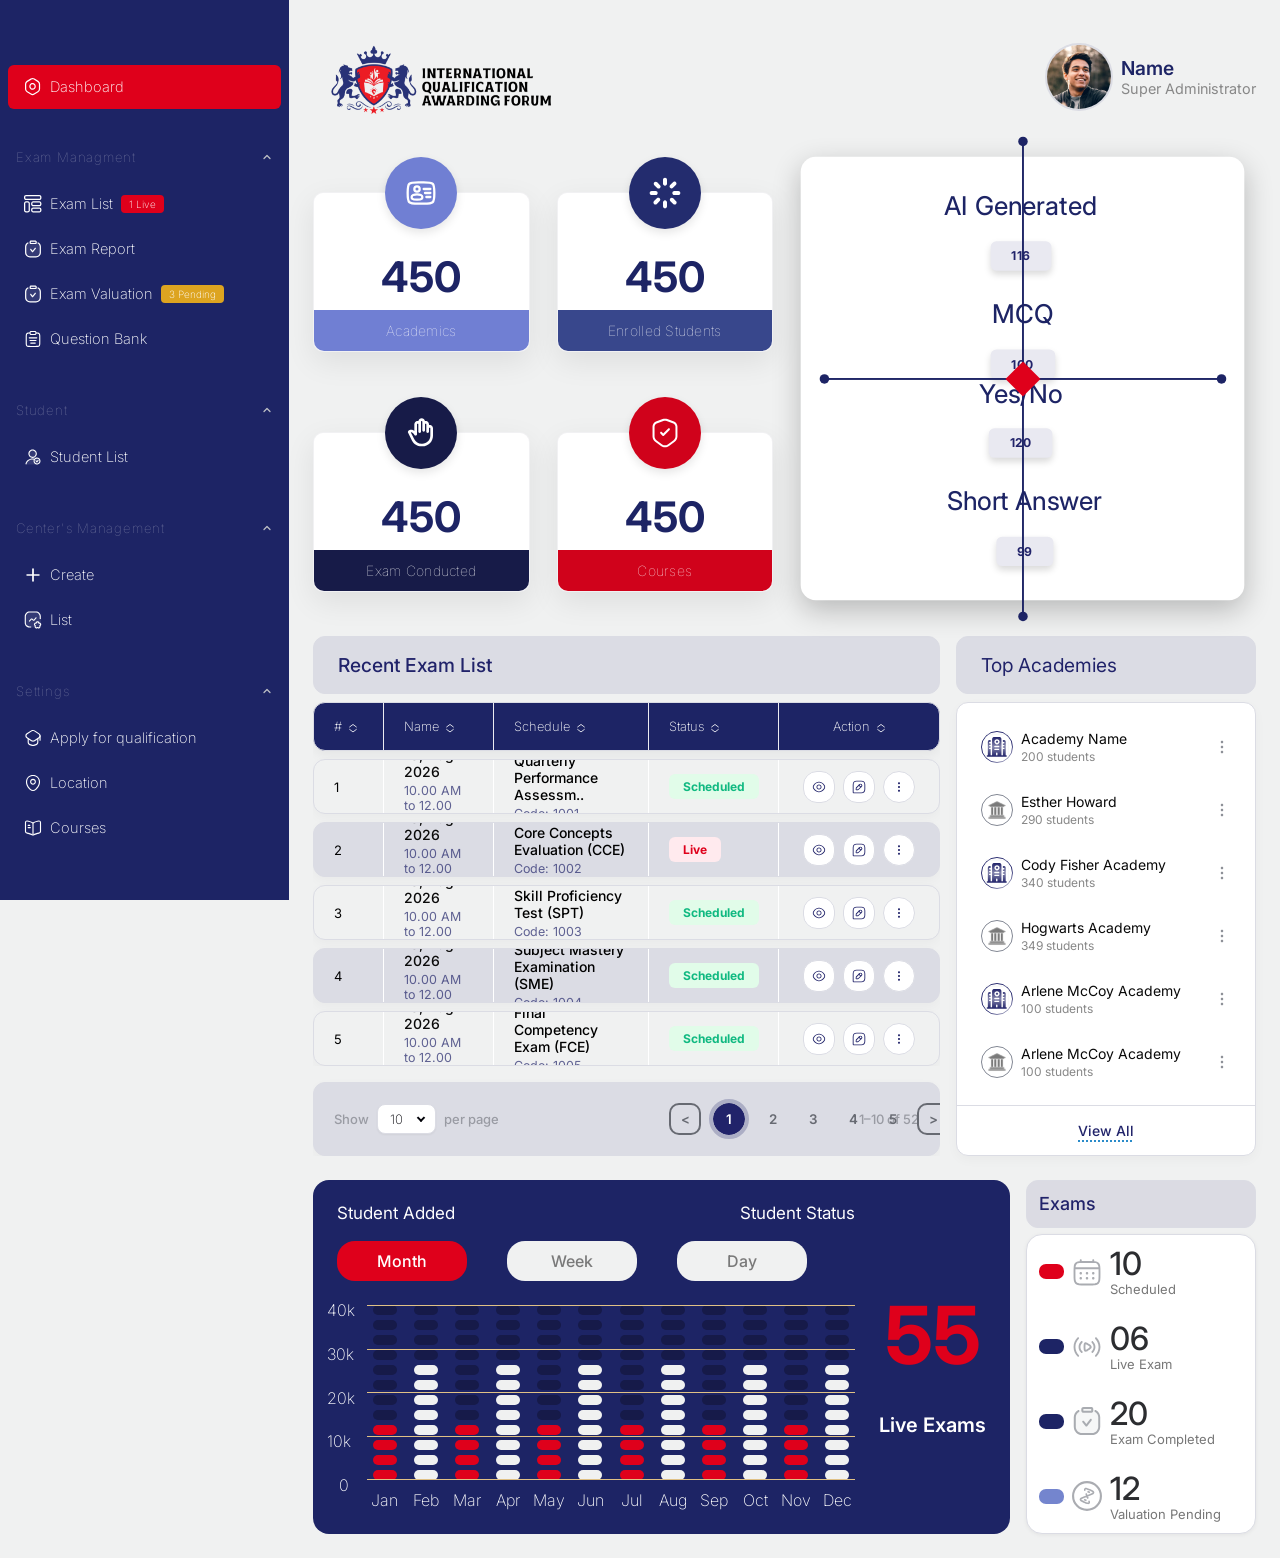
<file: dashboard.html>
<!DOCTYPE html>
<html lang="en">
<head>
<meta charset="UTF-8" />
<meta name="viewport" content="width=device-width, initial-scale=1.0" />
<title>Admin Dashboard – IQAF</title>
<link rel="preconnect" href="https://fonts.googleapis.com" />
<link rel="preconnect" href="https://fonts.gstatic.com" crossorigin />
<link href="https://fonts.googleapis.com/css2?family=Inter:wght@300;400;500;600;700;800;900&display=swap" rel="stylesheet" />

<!-- 1. Design tokens (CSS variables) — must load first -->
<link rel="stylesheet" href="css/tokens.css" />

<!-- 2. Global reset and element defaults -->
<link rel="stylesheet" href="css/base.css" />

<!-- 3. Page shell: layout grid, section wrappers, row grids -->
<link rel="stylesheet" href="css/layout.css" />

<!-- 4. UI components (order independent within this group) -->
<link rel="stylesheet" href="css/components/sidebar.css" />
<link rel="stylesheet" href="css/components/topbar.css" />
<link rel="stylesheet" href="css/components/stat-card.css" />
<link rel="stylesheet" href="css/components/quadrant.css" />
<link rel="stylesheet" href="css/components/table.css" />
<link rel="stylesheet" href="css/components/academies.css" />
<link rel="stylesheet" href="css/components/chart.css" />

<!-- 5. Responsive overrides — must load last -->
<link rel="stylesheet" href="css/responsive.css" />
</head>
<body>

<!-- Hamburger (mobile) -->
<button class="hamburger" id="hamburger" aria-label="Toggle menu">
  <span></span><span></span><span></span><span></span>
</button>
<div class="overlay" id="overlay"></div>

<div class="layout">

  <!-- ==================== SIDEBAR ==================== -->
  <aside class="sidebar" id="sidebar">

    <nav class="sidebar-nav">

      <!-- Dashboard -->
      <a class="nav-item active" href="#">
        <img src="images/icon/Dashboard.svg" alt="" />
        Dashboard
      </a>

      <!-- Exam Management -->
      <div class="sidebar-group">
        <div class="nav-section-label">
          Exam Managment
          <svg class="chevron-svg" viewBox="0 0 24 24" fill="none" stroke="currentColor" stroke-width="2.5" stroke-linecap="round" stroke-linejoin="round"><path d="M18 15l-6-6-6 6"/></svg>
        </div>
        <div class="sidebar-group-content">
          <a class="nav-item" href="#">
            <img src="images/icon/ExamList.svg" alt="" />
            Exam List
            <span class="nav-badge badge-live">1 Live</span>
          </a>
          <a class="nav-item" href="#">
            <img src="images/icon/ExamReport.svg" alt="" />
            Exam Report
          </a>
          <a class="nav-item" href="#">
            <img src="images/icon/ExamValuation.svg" alt="" />
            Exam Valuation
            <span class="nav-badge badge-pending">3 Pending</span>
          </a>
          <a class="nav-item" href="#">
            <img src="images/icon/QuestionBank.svg" alt="" />
            Question Bank
          </a>
        </div>
      </div>

      <!-- Student -->
      <div class="sidebar-group">
        <div class="nav-section-label">
          Student
          <svg class="chevron-svg" viewBox="0 0 24 24" fill="none" stroke="currentColor" stroke-width="2.5" stroke-linecap="round" stroke-linejoin="round"><path d="M18 15l-6-6-6 6"/></svg>
        </div>
        <div class="sidebar-group-content">
          <a class="nav-item" href="#">
            <img src="images/icon/StudentList.svg" alt="" />
            Student List
          </a>
        </div>
      </div>

      <!-- Center's Management -->
      <div class="sidebar-group">
        <div class="nav-section-label">
          Center's Management
          <svg class="chevron-svg" viewBox="0 0 24 24" fill="none" stroke="currentColor" stroke-width="2.5" stroke-linecap="round" stroke-linejoin="round"><path d="M18 15l-6-6-6 6"/></svg>
        </div>
        <div class="sidebar-group-content">
          <a class="nav-item" href="#">
            <img src="images/icon/Create.svg" alt="" />
            Create
          </a>
          <a class="nav-item" href="#">
            <img src="images/icon/List.svg" alt="" />
            List
          </a>
        </div>
      </div>

      <!-- Settings -->
      <div class="sidebar-group">
        <div class="nav-section-label">
          Settings
          <svg class="chevron-svg" viewBox="0 0 24 24" fill="none" stroke="currentColor" stroke-width="2.5" stroke-linecap="round" stroke-linejoin="round"><path d="M18 15l-6-6-6 6"/></svg>
        </div>
        <div class="sidebar-group-content">
          <a class="nav-item" href="#">
            <img src="images/icon/Applyforqualification.svg" alt="" />
            Apply for qualification
          </a>
          <a class="nav-item" href="#">
            <img src="images/icon/Location.svg" alt="" />
            Location
          </a>
          <a class="nav-item" href="#">
            <img src="images/icon/CoursesBook.svg" alt="" />
            Courses
          </a>
        </div>
      </div>

      <!-- Log Out -->
      <a class="nav-item logout" href="#">
        <img src="images/icon/LogOut.svg" alt="" />
        Log Out
      </a>

    </nav>
  </aside>

  <!-- ==================== MAIN ==================== -->
  <main class="main">

    <!-- TOPBAR -->
    <header class="topbar">
      <div class="topbar-logo">
        <img src="images/logo/logo.svg" alt="IQAF Logo" />
      </div>
      <div class="topbar-profile">
        <img src="images/people/SuperAdmin.jpg" alt="Admin" />
        <div>
          <div class="topbar-name">Name</div>
          <div class="topbar-role">Super Administrator</div>
        </div>
      </div>
    </header>

    <!-- STATS + QUADRANT -->
    <div class="stats-grid">

      <!-- 4 Stat Cards -->
      <div class="stats-cards">

        <!-- Academics -->
        <div class="stat-card theme-academics">
          <div class="stat-card-icon">
            <img src="images/icon/AcademicsLogo.svg" alt="Academics" />
          </div>
          <div class="stat-number">450</div>
          <div class="stat-label-bar">Academics</div>
        </div>

        <!-- Enrolled Students -->
        <div class="stat-card theme-enrolled">
          <div class="stat-card-icon">
            <img src="images/icon/EnrolledStudents.svg" alt="Enrolled Students" />
          </div>
          <div class="stat-number">450</div>
          <div class="stat-label-bar">Enrolled Students</div>
        </div>

        <!-- Exam Conducted -->
        <div class="stat-card theme-conducted">
          <div class="stat-card-icon">
            <img src="images/icon/ExamConducted.svg" alt="Exam Conducted" />
          </div>
          <div class="stat-number">450</div>
          <div class="stat-label-bar">Exam Conducted</div>
        </div>

        <!-- Courses -->
        <div class="stat-card theme-courses">
          <div class="stat-card-icon">
            <img src="images/icon/Courses.svg" alt="Courses" />
          </div>
          <div class="stat-number">450</div>
          <div class="stat-label-bar">Courses</div>
        </div>

      </div><!-- /stats-cards -->

      <!-- Quadrant chart -->
      <div class="quadrant-card">
        <div class="quadrant">
          <div class="quadrant-h"></div>
          <div class="quadrant-v"></div>
          <div class="quadrant-dot top"></div>
          <div class="quadrant-dot bottom"></div>
          <div class="quadrant-dot left"></div>
          <div class="quadrant-dot right"></div>
          <div class="quadrant-center"></div>

          <div class="q-label top-left">
            <span class="q-label-text">AI Generated</span>
            <span class="q-label-count">116</span>
          </div>
          <div class="q-label top-right">
            <span class="q-label-text">MCQ</span>
            <span class="q-label-count">100</span>
          </div>
          <div class="q-label bot-left">
            <span class="q-label-text">Yes/No</span>
            <span class="q-label-count">120</span>
          </div>
          <div class="q-label bot-right">
            <span class="q-label-text">Short Answer</span>
            <span class="q-label-count">99</span>
          </div>
        </div>
      </div>

    </div><!-- /stats-grid -->

    <!-- MID ROW: Recent Exam List + Top Academies -->
    <div class="mid-row">

      <!-- Recent Exam List -->
      <!-- Recent Exam List Section -->
      <div class="table-section-container">
        <div class="table-section-header">Recent Exam List</div>
        <div class="table-card">
          <div class="table-wrapper">
            <table class="exam-table">
              <thead>
                <tr>
                  <th># <svg class="sort-icon-svg" viewBox="0 0 24 24" fill="none" stroke="currentColor" stroke-width="3" stroke-linecap="round" stroke-linejoin="round"><path d="M4 9l8-6 8 6M4 15l8 6 8-6" /></svg></th>
                  <th>Name <svg class="sort-icon-svg" viewBox="0 0 24 24" fill="none" stroke="currentColor" stroke-width="3" stroke-linecap="round" stroke-linejoin="round"><path d="M4 9l8-6 8 6M4 15l8 6 8-6" /></svg></th>
                  <th>Schedule <svg class="sort-icon-svg" viewBox="0 0 24 24" fill="none" stroke="currentColor" stroke-width="3" stroke-linecap="round" stroke-linejoin="round"><path d="M4 9l8-6 8 6M4 15l8 6 8-6" /></svg></th>
                  <th>Status <svg class="sort-icon-svg" viewBox="0 0 24 24" fill="none" stroke="currentColor" stroke-width="3" stroke-linecap="round" stroke-linejoin="round"><path d="M4 9l8-6 8 6M4 15l8 6 8-6" /></svg></th>
                  <th>Action <svg class="sort-icon-svg" viewBox="0 0 24 24" fill="none" stroke="currentColor" stroke-width="3" stroke-linecap="round" stroke-linejoin="round"><path d="M4 9l8-6 8 6M4 15l8 6 8-6" /></svg></th>
                </tr>
              </thead>
              <tbody>
                <tr>
                  <td class="td-num">1</td>
                  <td class="td-schedule-col">
                    <div class="exam-date">18, Aug 2026</div>
                    <div class="exam-time">10.00 AM to 12.00 AM | 2h</div>
                  </td>
                  <td class="td-name-col">
                    <div class="exam-name">Quarterly Performance Assessm..</div>
                    <div class="exam-code">Code: 1001</div>
                  </td>
                  <td><span class="status-badge status-scheduled">Scheduled</span></td>
                  <td>
                    <div class="action-icons">
                      <button class="action-btn" aria-label="View">
                        <img src="images/icon/ActionEye.svg" alt="" />
                      </button>
                      <button class="action-btn" aria-label="Edit">
                        <img src="images/icon/ActionPen.svg" alt="" />
                      </button>
                      <button class="action-btn" aria-label="More">
                        <img src="images/icon/ActionDots.svg" alt="" />
                      </button>
                    </div>
                  </td>
                </tr>
                <tr>
                  <td class="td-num">2</td>
                  <td class="td-schedule-col">
                    <div class="exam-date">18, Aug 2026</div>
                    <div class="exam-time">10.00 AM to 12.00 AM | 2h</div>
                  </td>
                  <td class="td-name-col">
                    <div class="exam-name">Core Concepts Evaluation (CCE)</div>
                    <div class="exam-code">Code: 1002</div>
                  </td>
                  <td><span class="status-badge status-live">Live</span></td>
                  <td>
                    <div class="action-icons">
                      <button class="action-btn" aria-label="View">
                        <img src="images/icon/ActionEye.svg" alt="" />
                      </button>
                      <button class="action-btn" aria-label="Edit">
                        <img src="images/icon/ActionPen.svg" alt="" />
                      </button>
                      <button class="action-btn" aria-label="More">
                        <img src="images/icon/ActionDots.svg" alt="" />
                      </button>
                    </div>
                  </td>
                </tr>
                <tr>
                  <td class="td-num">3</td>
                  <td class="td-schedule-col">
                    <div class="exam-date">18, Aug 2026</div>
                    <div class="exam-time">10.00 AM to 12.00 AM | 2h</div>
                  </td>
                  <td class="td-name-col">
                    <div class="exam-name">Skill Proficiency Test (SPT)</div>
                    <div class="exam-code">Code: 1003</div>
                  </td>
                  <td><span class="status-badge status-scheduled">Scheduled</span></td>
                  <td>
                    <div class="action-icons">
                      <button class="action-btn" aria-label="View">
                        <img src="images/icon/ActionEye.svg" alt="" />
                      </button>
                      <button class="action-btn" aria-label="Edit">
                        <img src="images/icon/ActionPen.svg" alt="" />
                      </button>
                      <button class="action-btn" aria-label="More">
                        <img src="images/icon/ActionDots.svg" alt="" />
                      </button>
                    </div>
                  </td>
                </tr>
                <tr>
                  <td class="td-num">4</td>
                  <td class="td-schedule-col">
                    <div class="exam-date">18, Aug 2026</div>
                    <div class="exam-time">10.00 AM to 12.00 AM | 2h</div>
                  </td>
                  <td class="td-name-col">
                    <div class="exam-name">Subject Mastery Examination (SME)</div>
                    <div class="exam-code">Code: 1004</div>
                  </td>
                  <td><span class="status-badge status-scheduled">Scheduled</span></td>
                  <td>
                    <div class="action-icons">
                      <button class="action-btn" aria-label="View">
                        <img src="images/icon/ActionEye.svg" alt="" />
                      </button>
                      <button class="action-btn" aria-label="Edit">
                        <img src="images/icon/ActionPen.svg" alt="" />
                      </button>
                      <button class="action-btn" aria-label="More">
                        <img src="images/icon/ActionDots.svg" alt="" />
                      </button>
                    </div>
                  </td>
                </tr>
                <tr>
                  <td class="td-num">5</td>
                  <td class="td-schedule-col">
                    <div class="exam-date">18, Aug 2026</div>
                    <div class="exam-time">10.00 AM to 12.00 AM | 2h</div>
                  </td>
                  <td class="td-name-col">
                    <div class="exam-name">Final Competency Exam (FCE)</div>
                    <div class="exam-code">Code: 1005</div>
                  </td>
                  <td><span class="status-badge status-scheduled">Scheduled</span></td>
                  <td>
                    <div class="action-icons">
                      <button class="action-btn" aria-label="View">
                        <img src="images/icon/ActionEye.svg" alt="" />
                      </button>
                      <button class="action-btn" aria-label="Edit">
                        <img src="images/icon/ActionPen.svg" alt="" />
                      </button>
                      <button class="action-btn" aria-label="More">
                        <img src="images/icon/ActionDots.svg" alt="" />
                      </button>
                    </div>
                  </td>
                </tr>
              </tbody>
            </table>
          </div>

          <!-- Pagination Bar -->
          <div class="pagination-bar">
            <div class="pagination-left">
              Show
              <div class="select-wrapper">
                <select>
                  <option>10</option>
                  <option>25</option>
                  <option>50</option>
                </select>
              </div>
              per page
            </div>
            <div class="pagination-pages">
              <button class="page-btn arrow" aria-label="Previous page">&lt;</button>
              <button class="page-btn active">1</button>
              <button class="page-btn">2</button>
              <button class="page-btn">3</button>
              <button class="page-btn desktop-only-page">4</button>
              <button class="page-btn desktop-only-page">5</button>
              <button class="page-btn arrow" aria-label="Next page">&gt;</button>
            </div>
            <div class="pagination-info">1–10 of 52</div>
          </div>
        </div>
      </div><!-- /recent exam list section -->

      <!-- Top Academies -->
      <div class="academies-section-container">
        <div class="academies-section-header">Top Academies</div>
        <div class="academies-card">
          <ul class="academies-list">
            <li class="academy-item">
              <div class="academy-icon"><img src="images/icon/TopAcademies1.svg" alt="" /></div>
              <div class="academy-info">
                <div class="academy-name">Academy Name</div>
                <div class="academy-students">200 students</div>
              </div>
              <div class="academy-dots"><img src="images/icon/TopAcademiesDots.svg" alt="" /></div>
            </li>
            <li class="academy-item">
              <div class="academy-icon"><img src="images/icon/TopAcademies2.svg" alt="" /></div>
              <div class="academy-info">
                <div class="academy-name">Esther Howard</div>
                <div class="academy-students">290 students</div>
              </div>
              <div class="academy-dots"><img src="images/icon/TopAcademiesDots.svg" alt="" /></div>
            </li>
            <li class="academy-item">
              <div class="academy-icon"><img src="images/icon/TopAcademies1.svg" alt="" /></div>
              <div class="academy-info">
                <div class="academy-name">Cody Fisher Academy</div>
                <div class="academy-students">340 students</div>
              </div>
              <div class="academy-dots"><img src="images/icon/TopAcademiesDots.svg" alt="" /></div>
            </li>
            <li class="academy-item">
              <div class="academy-icon"><img src="images/icon/TopAcademies2.svg" alt="" /></div>
              <div class="academy-info">
                <div class="academy-name">Hogwarts Academy</div>
                <div class="academy-students">349 students</div>
              </div>
              <div class="academy-dots"><img src="images/icon/TopAcademiesDots.svg" alt="" /></div>
            </li>
            <li class="academy-item">
              <div class="academy-icon"><img src="images/icon/TopAcademies1.svg" alt="" /></div>
              <div class="academy-info">
                <div class="academy-name">Arlene McCoy Academy</div>
                <div class="academy-students">100 students</div>
              </div>
              <div class="academy-dots"><img src="images/icon/TopAcademiesDots.svg" alt="" /></div>
            </li>
            <li class="academy-item">
              <div class="academy-icon"><img src="images/icon/TopAcademies2.svg" alt="" /></div>
              <div class="academy-info">
                <div class="academy-name">Arlene McCoy Academy</div>
                <div class="academy-students">100 students</div>
              </div>
              <div class="academy-dots"><img src="images/icon/TopAcademiesDots.svg" alt="" /></div>
            </li>
          </ul>
          <div class="view-all-btn"><span class="view-all-text">View All</span></div>
        </div>
      </div><!-- /top academies -->

    </div><!-- /mid-row -->

    <!-- BOTTOM ROW: Chart + Exams panel -->
    <div class="bottom-row">

      <!-- Student Added Chart -->
      <div class="chart-wrapper">
        <div class="chart-card">
          <div class="chart-top">
            <div class="chart-title desktop-title">Student Added</div>
            <div class="chart-title mobile-title">Student Status</div>
            <div class="tab-group">
              <button class="tab-btn active">Month</button>
              <button class="tab-btn">Week</button>
              <button class="tab-btn">Day</button>
            </div>
          </div>

          <div class="chart-body">
            <div class="chart-main">
            <div class="pill-chart">
              <div class="chart-plot-container">
                <!-- Y Labels -->
                <div class="pill-y-labels">
                  <span>40k</span>
                  <span>30k</span>
                  <span>20k</span>
                  <span>10k</span>
                  <span>0</span>
                </div>
                
                <!-- Plot Area -->
                <div class="pill-plot-area">
                  <!-- Grid Lines -->
                  <div class="chart-grid-lines">
                    <div class="grid-line"></div>
                    <div class="grid-line"></div>
                    <div class="grid-line"></div>
                    <div class="grid-line"></div>
                    <div class="grid-line"></div>
                  </div>
                  
                  <!-- Bars Area -->
                  <div class="pill-bars-area">
                    <!-- Jan -->
                    <div class="pill-bar-group">
                      <div class="pill inactive"></div>
                      <div class="pill inactive"></div>
                      <div class="pill inactive"></div>
                      <div class="pill inactive"></div>
                      <div class="pill inactive"></div>
                      <div class="pill inactive"></div>
                      <div class="pill inactive"></div>
                      <div class="pill inactive"></div>
                      <div class="pill active red"></div>
                      <div class="pill active red"></div>
                      <div class="pill active red"></div>
                      <div class="pill active red"></div>
                    </div>
                    
                    <!-- Feb -->
                    <div class="pill-bar-group">
                      <div class="pill inactive"></div>
                      <div class="pill inactive"></div>
                      <div class="pill inactive"></div>
                      <div class="pill inactive"></div>
                      <div class="pill active white"></div>
                      <div class="pill active white"></div>
                      <div class="pill active white"></div>
                      <div class="pill active white"></div>
                      <div class="pill active white"></div>
                      <div class="pill active white"></div>
                      <div class="pill active white"></div>
                      <div class="pill active white"></div>
                    </div>
                    
                    <!-- Mar -->
                    <div class="pill-bar-group">
                      <div class="pill inactive"></div>
                      <div class="pill inactive"></div>
                      <div class="pill inactive"></div>
                      <div class="pill inactive"></div>
                      <div class="pill inactive"></div>
                      <div class="pill inactive"></div>
                      <div class="pill inactive"></div>
                      <div class="pill inactive"></div>
                      <div class="pill active red"></div>
                      <div class="pill active red"></div>
                      <div class="pill active red"></div>
                      <div class="pill active red"></div>
                    </div>
                    
                    <!-- Apr -->
                    <div class="pill-bar-group">
                      <div class="pill inactive"></div>
                      <div class="pill inactive"></div>
                      <div class="pill inactive"></div>
                      <div class="pill inactive"></div>
                      <div class="pill active white"></div>
                      <div class="pill active white"></div>
                      <div class="pill active white"></div>
                      <div class="pill active white"></div>
                      <div class="pill active white"></div>
                      <div class="pill active white"></div>
                      <div class="pill active white"></div>
                      <div class="pill active white"></div>
                    </div>
                    
                    <!-- May -->
                    <div class="pill-bar-group">
                      <div class="pill inactive"></div>
                      <div class="pill inactive"></div>
                      <div class="pill inactive"></div>
                      <div class="pill inactive"></div>
                      <div class="pill inactive"></div>
                      <div class="pill inactive"></div>
                      <div class="pill inactive"></div>
                      <div class="pill inactive"></div>
                      <div class="pill active red"></div>
                      <div class="pill active red"></div>
                      <div class="pill active red"></div>
                      <div class="pill active red"></div>
                    </div>
                    
                    <!-- Jun -->
                    <div class="pill-bar-group">
                      <div class="pill inactive"></div>
                      <div class="pill inactive"></div>
                      <div class="pill inactive"></div>
                      <div class="pill inactive"></div>
                      <div class="pill active white"></div>
                      <div class="pill active white"></div>
                      <div class="pill active white"></div>
                      <div class="pill active white"></div>
                      <div class="pill active white"></div>
                      <div class="pill active white"></div>
                      <div class="pill active white"></div>
                      <div class="pill active white"></div>
                    </div>
                    
                    <!-- Jul -->
                    <div class="pill-bar-group">
                      <div class="pill inactive"></div>
                      <div class="pill inactive"></div>
                      <div class="pill inactive"></div>
                      <div class="pill inactive"></div>
                      <div class="pill inactive"></div>
                      <div class="pill inactive"></div>
                      <div class="pill inactive"></div>
                      <div class="pill inactive"></div>
                      <div class="pill active red"></div>
                      <div class="pill active red"></div>
                      <div class="pill active red"></div>
                      <div class="pill active red"></div>
                    </div>
                    
                    <!-- Aug -->
                    <div class="pill-bar-group">
                      <div class="pill inactive"></div>
                      <div class="pill inactive"></div>
                      <div class="pill inactive"></div>
                      <div class="pill inactive"></div>
                      <div class="pill active white"></div>
                      <div class="pill active white"></div>
                      <div class="pill active white"></div>
                      <div class="pill active white"></div>
                      <div class="pill active white"></div>
                      <div class="pill active white"></div>
                      <div class="pill active white"></div>
                      <div class="pill active white"></div>
                    </div>
                    
                    <!-- Sep -->
                    <div class="pill-bar-group">
                      <div class="pill inactive"></div>
                      <div class="pill inactive"></div>
                      <div class="pill inactive"></div>
                      <div class="pill inactive"></div>
                      <div class="pill inactive"></div>
                      <div class="pill inactive"></div>
                      <div class="pill inactive"></div>
                      <div class="pill inactive"></div>
                      <div class="pill active red"></div>
                      <div class="pill active red"></div>
                      <div class="pill active red"></div>
                      <div class="pill active red"></div>
                    </div>
                    
                    <!-- Oct -->
                    <div class="pill-bar-group">
                      <div class="pill inactive"></div>
                      <div class="pill inactive"></div>
                      <div class="pill inactive"></div>
                      <div class="pill inactive"></div>
                      <div class="pill active white"></div>
                      <div class="pill active white"></div>
                      <div class="pill active white"></div>
                      <div class="pill active white"></div>
                      <div class="pill active white"></div>
                      <div class="pill active white"></div>
                      <div class="pill active white"></div>
                      <div class="pill active white"></div>
                    </div>
                    
                    <!-- Nov -->
                    <div class="pill-bar-group">
                      <div class="pill inactive"></div>
                      <div class="pill inactive"></div>
                      <div class="pill inactive"></div>
                      <div class="pill inactive"></div>
                      <div class="pill inactive"></div>
                      <div class="pill inactive"></div>
                      <div class="pill inactive"></div>
                      <div class="pill inactive"></div>
                      <div class="pill active red"></div>
                      <div class="pill active red"></div>
                      <div class="pill active red"></div>
                      <div class="pill active red"></div>
                    </div>
                    
                    <!-- Dec -->
                    <div class="pill-bar-group">
                      <div class="pill inactive"></div>
                      <div class="pill inactive"></div>
                      <div class="pill inactive"></div>
                      <div class="pill inactive"></div>
                      <div class="pill active white"></div>
                      <div class="pill active white"></div>
                      <div class="pill active white"></div>
                      <div class="pill active white"></div>
                      <div class="pill active white"></div>
                      <div class="pill active white"></div>
                      <div class="pill active white"></div>
                      <div class="pill active white"></div>
                    </div>
                  </div>
                </div>
              </div>
              
              <!-- X Labels -->
              <div class="pill-x-labels">
                <div class="pill-x-label">Jan</div>
                <div class="pill-x-label">Feb</div>
                <div class="pill-x-label">Mar</div>
                <div class="pill-x-label">Apr</div>
                <div class="pill-x-label">May</div>
                <div class="pill-x-label">Jun</div>
                <div class="pill-x-label">Jul</div>
                <div class="pill-x-label">Aug</div>
                <div class="pill-x-label">Sep</div>
                <div class="pill-x-label">Oct</div>
                <div class="pill-x-label">Nov</div>
                <div class="pill-x-label">Dec</div>
              </div>
            </div>
          </div>
        </div>
      </div><!-- /chart-card -->

        <!-- Live Exams counter -->
        <div class="live-exams-block">
          <div class="live-exams-number">55</div>
          <div class="live-exams-label">Live Exams</div>
        </div>

      </div><!-- /chart-wrapper -->

      <!-- Exams Panel -->
      <div class="exams-panel">
        <div class="exams-section-header">Exams</div>
        <div class="exams-panel-card">
          <div class="exam-stat-item">
            <div class="exam-stat-dot dot-red"></div>
            <div class="exam-stat-icon"><img src="images/icon/ExamsScheduled.svg" alt="" /></div>
            <div class="exam-stat-info">
              <div class="exam-stat-count">10</div>
              <div class="exam-stat-name">Scheduled</div>
            </div>
          </div>
          <div class="exam-stat-item">
            <div class="exam-stat-dot dot-navy"></div>
            <div class="exam-stat-icon"><img src="images/icon/ExamsLiveExam.svg" alt="" /></div>
            <div class="exam-stat-info">
              <div class="exam-stat-count">06</div>
              <div class="exam-stat-name">Live Exam</div>
            </div>
          </div>
          <div class="exam-stat-item">
            <div class="exam-stat-dot dot-navy"></div>
            <div class="exam-stat-icon"><img src="images/icon/ExamCompleted.svg" alt="" /></div>
            <div class="exam-stat-info">
              <div class="exam-stat-count">20</div>
              <div class="exam-stat-name">Exam Completed</div>
            </div>
          </div>
          <div class="exam-stat-item">
            <div class="exam-stat-dot dot-gray"></div>
            <div class="exam-stat-icon"><img src="images/icon/ExamsValuationPending.svg" alt="" /></div>
            <div class="exam-stat-info">
              <div class="exam-stat-count">12</div>
              <div class="exam-stat-name">Valuation Pending</div>
            </div>
          </div>
        </div>
      </div><!-- /exams-panel -->

    </div><!-- /bottom-row -->

  </main>
</div><!-- /layout -->

<script>
/* ============================================================
   SIDEBAR TOGGLE
   ============================================================ */
const hamburger = document.getElementById('hamburger');
const sidebar   = document.getElementById('sidebar');
const overlay   = document.getElementById('overlay');

hamburger.addEventListener('click', () => {
  sidebar.classList.toggle('open');
  overlay.classList.toggle('open');
  document.body.classList.toggle('menu-open');
});
overlay.addEventListener('click', () => {
  sidebar.classList.remove('open');
  overlay.classList.remove('open');
  document.body.classList.remove('menu-open');
});

/* ============================================================
   TAB BUTTONS
   ============================================================ */
document.querySelectorAll('.tab-btn').forEach(btn => {
  btn.addEventListener('click', () => {
    btn.closest('.tab-group').querySelectorAll('.tab-btn').forEach(b => b.classList.remove('active'));
    btn.classList.add('active');
  });
});

/* ============================================================
   PAGE BUTTONS
   ============================================================ */
document.querySelectorAll('.pagination-pages .page-btn:not(.arrow)').forEach(btn => {
  btn.addEventListener('click', () => {
    btn.closest('.pagination-pages').querySelectorAll('.page-btn:not(.arrow)').forEach(b => b.classList.remove('active'));
    btn.classList.add('active');
  });
});

/* ============================================================
   SIDEBAR COLLAPSIBLE GROUPS
   ============================================================ */
document.querySelectorAll('.nav-section-label').forEach(label => {
  label.addEventListener('click', () => {
    const group = label.closest('.sidebar-group');
    if (group) {
      group.classList.toggle('collapsed');
    }
  });
});
</script>
</body>
</html>
</file>
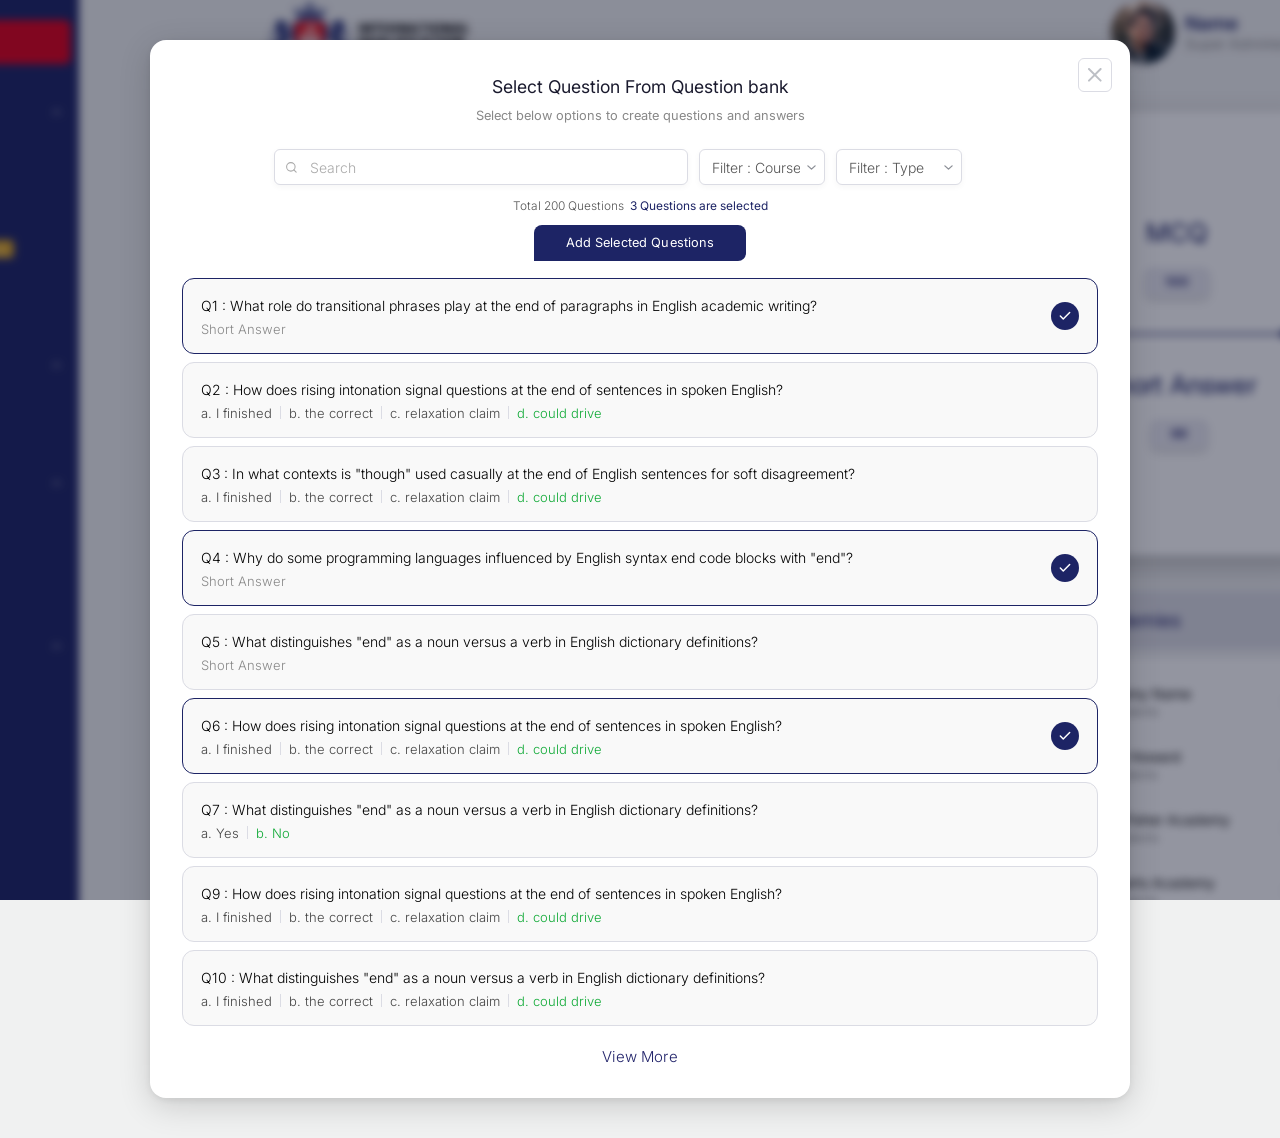
<file: exam-question-bank-popup.html>
<!DOCTYPE html>
<html lang="en">
<head>
  <meta charset="UTF-8" />
  <meta name="viewport" content="width=device-width, initial-scale=1.0" />
  <title>Select Question From Question Bank – IQAF</title>

  <link rel="preconnect" href="https://fonts.googleapis.com" />
  <link rel="preconnect" href="https://fonts.gstatic.com" crossorigin />
  <link href="https://fonts.googleapis.com/css2?family=Inter:wght@100;200;300;400;500;600;700&display=swap" rel="stylesheet" />

  <link rel="stylesheet" href="css/tokens.css" />
  <link rel="stylesheet" href="css/base.css" />
  <link rel="stylesheet" href="css/pages/question-bank-popup.css" />
</head>

<body class="qb-page">

  <!-- ── Fixed blurred backdrop ─────────────────────────────── -->
  <div class="qb-backdrop" aria-hidden="true">
    <iframe
      class="qb-backdrop__frame"
      src="index.html"
      tabindex="-1"
      title="background"
    ></iframe>
    <div class="qb-backdrop__dim"></div>
  </div>

  <!-- ── Modal centering wrapper (scrolls with page) ─────────── -->
  <div class="qb-modal-wrap">
    <div class="qb-modal" role="dialog" aria-modal="true" aria-labelledby="qb-title">

      <!-- Close button -->
      <button class="qb-close" aria-label="Close dialog" id="qbCloseBtn">
        <svg class="qb-close__icon" xmlns="http://www.w3.org/2000/svg"
             viewBox="0 0 14 14" fill="none" stroke="currentColor"
             stroke-width="2" stroke-linecap="round" stroke-linejoin="round">
          <line x1="1" y1="1" x2="13" y2="13"/>
          <line x1="13" y1="1" x2="1"  y2="13"/>
        </svg>
      </button>

      <!-- Header -->
      <header class="qb-header">
        <h2 class="qb-title" id="qb-title">Select Question From Question bank</h2>
        <p class="qb-subtitle">Select below options to create questions and answers</p>
      </header>

      <!-- ══════════════════════════════════════════════════════
           CONTROLS SECTION — scale everything by changing
           --qb-controls-scale in question-bank-popup.css
           ══════════════════════════════════════════════════════ -->
      <div class="qb-controls-section">

        <!-- Search & Filters row -->
        <div class="qb-controls">
          <div class="qb-search">
            <svg class="qb-search__icon" xmlns="http://www.w3.org/2000/svg"
                 viewBox="0 0 24 24" fill="none" stroke="currentColor"
                 stroke-width="2" stroke-linecap="round" stroke-linejoin="round">
              <circle cx="11" cy="11" r="8"/>
              <line x1="21" y1="21" x2="16.65" y2="16.65"/>
            </svg>
            <input class="qb-search__input" type="search" placeholder="Search" />
          </div>

          <div class="qb-filter">
            <select class="qb-filter__select" aria-label="Filter by course">
              <option value="">Filter : Course</option>
              <option>Mathematics</option>
              <option>English</option>
              <option>Science</option>
              <option>History</option>
            </select>
          </div>

          <div class="qb-filter">
            <select class="qb-filter__select" aria-label="Filter by type">
              <option value="">Filter : Type</option>
              <option>MCQ</option>
              <option>Short Answer</option>
              <option>Yes / No</option>
            </select>
          </div>
        </div>

        <!-- Summary -->
        <p class="qb-summary">
          Total 200 Questions&ensp;<span class="qb-summary__selected">3 Questions are selected</span>
        </p>

        <!-- Add button -->
        <div class="qb-action-row">
          <button class="qb-add-btn">Add Selected Questions</button>
        </div>

      </div><!-- /qb-controls-section -->

      <!-- ── Question list ──────────────────────────────────── -->
      <div class="qb-list">

        <!-- Q1 — SELECTED · Short Answer -->
        <article class="qb-card qb-card--sel">
          <div class="qb-card__body">
            <p class="qb-card__q">Q1 : What role do transitional phrases play at the end of paragraphs in English academic writing?</p>
            <p class="qb-card__type">Short Answer</p>
          </div>
          <div class="qb-check" aria-label="Selected">
            <svg xmlns="http://www.w3.org/2000/svg" viewBox="0 0 24 24"><polyline points="20 6 9 17 4 12"/></svg>
          </div>
        </article>

        <!-- Q2 — Unselected · MCQ -->
        <article class="qb-card">
          <div class="qb-card__body">
            <p class="qb-card__q">Q2 : How does rising intonation signal questions at the end of sentences in spoken English?</p>
            <div class="qb-card__choices">
              <span>a. I finished</span>
              <span class="qb-sep" aria-hidden="true"></span>
              <span>b. the correct</span>
              <span class="qb-sep" aria-hidden="true"></span>
              <span>c. relaxation claim</span>
              <span class="qb-sep" aria-hidden="true"></span>
              <span class="qb-correct">d. could drive</span>
            </div>
          </div>
        </article>

        <!-- Q3 — Unselected · MCQ -->
        <article class="qb-card">
          <div class="qb-card__body">
            <p class="qb-card__q">Q3 : In what contexts is "though" used casually at the end of English sentences for soft disagreement?</p>
            <div class="qb-card__choices">
              <span>a. I finished</span>
              <span class="qb-sep" aria-hidden="true"></span>
              <span>b. the correct</span>
              <span class="qb-sep" aria-hidden="true"></span>
              <span>c. relaxation claim</span>
              <span class="qb-sep" aria-hidden="true"></span>
              <span class="qb-correct">d. could drive</span>
            </div>
          </div>
        </article>

        <!-- Q4 — SELECTED · Short Answer -->
        <article class="qb-card qb-card--sel">
          <div class="qb-card__body">
            <p class="qb-card__q">Q4 : Why do some programming languages influenced by English syntax end code blocks with "end"?</p>
            <p class="qb-card__type">Short Answer</p>
          </div>
          <div class="qb-check" aria-label="Selected">
            <svg xmlns="http://www.w3.org/2000/svg" viewBox="0 0 24 24"><polyline points="20 6 9 17 4 12"/></svg>
          </div>
        </article>

        <!-- Q5 — Unselected · Short Answer -->
        <article class="qb-card">
          <div class="qb-card__body">
            <p class="qb-card__q">Q5 : What distinguishes "end" as a noun versus a verb in English dictionary definitions?</p>
            <p class="qb-card__type">Short Answer</p>
          </div>
        </article>

        <!-- Q6 — SELECTED · MCQ -->
        <article class="qb-card qb-card--sel">
          <div class="qb-card__body">
            <p class="qb-card__q">Q6 : How does rising intonation signal questions at the end of sentences in spoken English?</p>
            <div class="qb-card__choices">
              <span>a. I finished</span>
              <span class="qb-sep" aria-hidden="true"></span>
              <span>b. the correct</span>
              <span class="qb-sep" aria-hidden="true"></span>
              <span>c. relaxation claim</span>
              <span class="qb-sep" aria-hidden="true"></span>
              <span class="qb-correct">d. could drive</span>
            </div>
          </div>
          <div class="qb-check" aria-label="Selected">
            <svg xmlns="http://www.w3.org/2000/svg" viewBox="0 0 24 24"><polyline points="20 6 9 17 4 12"/></svg>
          </div>
        </article>

        <!-- Q7 — Unselected · Yes/No -->
        <article class="qb-card">
          <div class="qb-card__body">
            <p class="qb-card__q">Q7 : What distinguishes "end" as a noun versus a verb in English dictionary definitions?</p>
            <div class="qb-card__choices">
              <span>a. Yes</span>
              <span class="qb-sep" aria-hidden="true"></span>
              <span class="qb-correct">b. No</span>
            </div>
          </div>
        </article>

        <!-- Q9 — Unselected · MCQ -->
        <article class="qb-card">
          <div class="qb-card__body">
            <p class="qb-card__q">Q9 : How does rising intonation signal questions at the end of sentences in spoken English?</p>
            <div class="qb-card__choices">
              <span>a. I finished</span>
              <span class="qb-sep" aria-hidden="true"></span>
              <span>b. the correct</span>
              <span class="qb-sep" aria-hidden="true"></span>
              <span>c. relaxation claim</span>
              <span class="qb-sep" aria-hidden="true"></span>
              <span class="qb-correct">d. could drive</span>
            </div>
          </div>
        </article>

        <!-- Q10 — Unselected · MCQ -->
        <article class="qb-card">
          <div class="qb-card__body">
            <p class="qb-card__q">Q10 : What distinguishes "end" as a noun versus a verb in English dictionary definitions?</p>
            <div class="qb-card__choices">
              <span>a. I finished</span>
              <span class="qb-sep" aria-hidden="true"></span>
              <span>b. the correct</span>
              <span class="qb-sep" aria-hidden="true"></span>
              <span>c. relaxation claim</span>
              <span class="qb-sep" aria-hidden="true"></span>
              <span class="qb-correct">d. could drive</span>
            </div>
          </div>
        </article>

      </div><!-- /qb-list -->

      <!-- View More -->
      <div class="qb-footer">
        <a class="qb-view-more" href="#">View More</a>
      </div>

    </div><!-- /qb-modal -->
  </div><!-- /qb-modal-wrap -->

  <script>
    // Close button: go back in history, or fall back to index.html
    document.getElementById('qbCloseBtn').addEventListener('click', function () {
      if (window.history.length > 1) {
        window.history.back();
      } else {
        window.location.href = 'index.html';
      }
    });
  </script>

</body>
</html>
</file>
<file: css/tokens.css>
/*
 * tokens.css
 * ─────────────────────────────────────────────────────────────
 * Single source of truth for every design token.
 * Edit values here to restyle the entire dashboard.
 * ─────────────────────────────────────────────────────────────
 */

:root {

  /* ── Brand colours ──────────────────────────────────────── */
  --color-red:        #DF001B;
  --color-navy:       #1D2465;
  --color-blue-mid:   #7485CE;
  --color-bg:         #F0F1F1;
  --color-white:      #FFFFFF;
  --color-border:     #DBDCE4;
  --color-gold:       #DDA420;

  /* ── Typography ─────────────────────────────────────────── */
  --font-family:      'Inter', sans-serif;

  /* ── Stat cards ─────────────────────────────────────────── */
  --stat-number-size:   2.625rem;   /* 42px */
  --stat-number-weight: 700;
  --stat-number-desktop-top: 11px;                   /* [Desktop relative shift] e.g. 10px shifts number down, -10px shifts it up */
  --stat-number-desktop-margin-bottom: 0px;         /* [Desktop bottom gap] spacing margin below the number */
  --stat-label-size:    0.875rem;
  --stat-label-weight:  100;
  --stat-label-color:   var(--color-white);
  /* ── Topbar ─────────────────────────────────────────────── */
  --topbar-logo-height: 80px;
  --topbar-logo-desktop-margin-left: 0px;           /* Horizontal shift: e.g. 10px shifts logo right, -10px shifts it left */
  --topbar-logo-desktop-top: 0px;                   /* Vertical shift: e.g. 5px shifts logo down, -5px shifts it up */
  --topbar-name-size:    1.2rem;
  --topbar-name-weight:  600;
  --topbar-role-size:    0.90rem;
  --topbar-role-weight:  400;
  --topbar-padding-y:    var(--space-sm); /* vertical padding top/bottom of the topbar header */
  --topbar-margin-bottom: 24px; /* gap/margin between topbar and the cards below it */
  --topbar-margin-top:    0px;  /* gap/margin between viewport top edge and the topbar header */
  --topbar-desktop-shift-x: 0px;                    /* [All components horizontal shift] Shifts logo & profile together left/right */
  --topbar-desktop-shift-y: 5px;                    /* [All components vertical shift] Shifts logo & profile together up/down */

  /* ── Sidebar ────────────────────────────────────────────── */
  --sidebar-width:          289px;
  --sidebar-bg:             var(--color-navy);
  --sidebar-text-size:      0.91rem;  /* nav item text size */
  --sidebar-text-weight:    200;       /* nav item text weight */
  --sidebar-text-color:     #FFFFFF;
  --sidebar-section-size:   0.82rem;   /* section label text size */
  --sidebar-section-weight: 50;       /* section label text weight */
  --sidebar-section-gap-top: 40px;    /* vertical gap above each section header */
  --sidebar-section-gap-bottom: 16px;  /* vertical gap below each section header */
  --sidebar-active-bg:      var(--color-red);
  --sidebar-active-weight:  600;       /* active nav item text weight */
  --sidebar-active-size:    0.91rem;   /* active nav item text size */
  --sidebar-active-padding: 13px 16px; /* padding inside active nav item box */
  --sidebar-dashboard-margin-bottom: 12px; /* space between dashboard box and the elements below it */
  --sidebar-dashboard-size: 0.91rem;   /* dashboard link size */
  --sidebar-dashboard-weight: 200;    /* dashboard link weight */
  --sidebar-icon-size:      18px;      /* nav icon width & height */
  --sidebar-icon-opacity:   1.0;
  --sidebar-chevron-color: #BCBFC5;
  --sidebar-nav-item-padding: 13px 16px;
  --sidebar-nav-item-margin: 1px 8px;
  --sidebar-badge-radius: 4px;
  --sidebar-badge-padding-y: 2px;
  --sidebar-badge-padding-x: 8px;
  --sidebar-badge-height: auto;
  --sidebar-badge-width: auto;
  --sidebar-badge-font-size: 10px;
  --sidebar-badge-font-weight: 200;                 /* Boldness of sidebar badges (e.g. 1 Live, 3 Pending) */

  /* ── Table ──────────────────────────────────────────────── */
  --table-header-bg:       var(--color-navy);      /* [Header background] The dark blue background of the table header card */
  --table-header-size:     0.8rem;              /* [Header font size] Size of header labels */
  --table-header-weight:   200;                    /* [Header font weight] Boldness of header labels */
  --table-row-size:        0.8125rem;              /* [Body cell font size] Size of table body text */
  --table-row-color:       #21236A;                /* [Table cell text color] Text color of body cells (navy by default) */
  --table-row-odd-bg:      #F0F1F1;                /* [Odd rows background] Background color for rows 1, 3, 5 */
  --table-row-even-bg:     #DBDCE4;                /* [Even rows background] Background color for rows 2, 4 */
  --table-row-hover-bg:    rgba(29, 36, 101, 0.04); /* [Row hover background] Highlight color when cursor hovers over a row */
  --table-row-border:      #DBDCE4;                /* [Table border color] Cell borders, outline borders, and gridlines */
  --table-title-bg:        #DBDCE4;                /* [Title card background] Background of the floating "Recent Exam List" top card */
  --table-title-color:     #21236A;                /* [Title card text color] Text color of the "Recent Exam List" title */
  --table-title-size:      1.2rem;               /* [Title card text size] Font size of Recent Exam List */
  --table-title-weight:    500;                    /* [Title card text weight] Boldness of Recent Exam List */
  --table-pagination-bg:   #DBDCE4;                /* [Pagination card background] Background of the bottom page selection footer card */
  --table-pagination-gap-top: 16px;                 /* [Pagination top gap] Spacing between the table rows and the pagination card */
  --table-pagination-select-color: #000107;
  --table-pagination-select-weight: 200;            /* [Dropdown weight] Boldness of show-limit select dropdown numbers */
  --table-pagination-info-color:     #999BA3;      /* [Pagination info text color] Text color of '1-10 of 52' info label */
  --table-pagination-label-color:    #999BA3;      /* [Pagination label text color] Text color of 'Show per page' label */
  --table-pagination-active-bg:      #21236A;      /* [Active page background] Circle color for active page button 1 */
  --table-pagination-active-color:   #FFFFFF;      /* [Active page text color] Number text color for active page button */
  --table-pagination-active-border-width: 4px;     /* [Active page ring size] The thickness of the outer border ring */
  --table-pagination-active-border-color: #ACAEC5; /* [Active page ring color] The light purple-grey color of the ring */
  --table-pagination-inactive-color: #676A72;      /* [Inactive page text color] Color for links to other pages (2, 3, 4, 5) */
  --table-pagination-arrow-color:    #676A72;      /* [Arrow icons color] Icon and border color for navigation arrows (< and >) */
  --table-pagination-arrow-bg:       #DBDCE4;      /* [Arrow background] Background color of the page arrow buttons */
  --table-pagination-arrow-border-width: 2px;      /* [Arrow border thickness] The thickness of the page arrow button outline */
  --table-pagination-arrow-radius:   10px;         /* [Arrow border radius] Rounded corners for the page arrow buttons */
  --table-pagination-pages-shift:    130px;          /* [Position page numbers] Shifting page numbers left/right. E.g. set to 20px or -20px */
  --table-sort-arrow-color: #FFFFFF;
  --table-sort-arrow-width:  10px;  /* Width of the sort icon */
  --table-sort-arrow-height: 14px;  /* Height of the sort icon */
  --table-sort-arrow-weight: 2;   /* Boldness of arrow lines (stroke-width) */
  --table-sort-arrow-gap-shift: -2px; /* Adjust gap: positive value pulls arrows closer, negative value pushes them apart */
  --action-btn-border-color: #DBDCE4;
  --action-btn-radius-1: 14px;
  --action-btn-radius-2: 14px;
  --action-btn-radius-3: 50%;

  /* ── Table Rows Customization ───────────────────────────── */
  --table-row-radius: 12px;
  --table-row-padding-y: 18px;
  --table-row-padding-x: 20px;
  --table-row-margin-bottom: 8px;

  /* Table column separator lines (vertical gridlines) */
  --table-col-border-color: rgba(255, 255, 255, 0.908); /* Separator line color for header */
  --table-col-border-width: 1.5px;                        /* Separator line thickness for entire table (header & rows) */
  --table-row-col-border-color: #FFFFFF;                /* Separator line color for body rows (e.g. #FFFFFF for high visibility) */
  --table-col-padding-left: 20px;                       /* Left spacing gap next to column lines */
  --table-num-size:   var(--table-row-size);            /* Font size of row index numbers (# column) */

  /* Text inside table rows typography */
  --table-date-font-size: 0.875rem;
  --table-date-font-weight: 500;
  --table-date-font-style: normal;
  --table-date-color: #0b0b0b;

  --table-time-font-size: 0.78rem;
  --table-time-font-weight: 400;
  --table-time-font-style: normal;
  --table-time-color: rgba(33, 35, 106, 0.7);

  --table-name-font-size: 0.875rem;
  --table-name-font-weight: 500;
  --table-name-font-style: normal;
  --table-name-color: #000000;

  --table-code-font-size: 0.78rem;
  --table-code-font-weight: 400;
  --table-code-font-style: normal;
  --table-code-color: rgba(33, 35, 106, 0.7);
  /* ── Top Academies ──────────────────────────────────────── */
  --academies-header-bg: #DBDCE4;
  --academies-header-color: #21236A;
  --academies-header-size:  1.2rem;              /* Font size of Top Academies header card */
  --academies-header-weight: 400;                  /* Boldness of Top Academies header card */
  --academies-card-bg: #FFFFFF;
  --academies-name-color: #090909;
  --academies-students-color: #888888;
  --academies-name-size:      0.875rem;            /* Font size of academy name */
  --academies-name-weight:    400;                 /* Boldness of academy name */
  --academies-students-size:  0.75rem;             /* Font size of student count text */
  --academies-students-weight: 400;                /* Boldness of student count text */
  --academies-divider-color: #DBDCE4;
  --academies-view-all-color: #21236A;
  --academies-view-all-dot-color: #2A8BC9;
  --academies-view-all-size:      0.875rem;        /* Font size of View All link */
  --academies-view-all-weight:    500;             /* Boldness of View All link */
  --academies-dots-filter:        brightness(1);   /* CSS filter to color dots (e.g. brightness(0) for solid black) */
  --academies-dots-opacity:       1.0;             /* Opacity of the three dots menu icon */

  /* ── Quadrant Chart ─────────────────────────────────────── */
  --quadrant-card-width: 467px;
  --quadrant-card-height: 467px;
  --quadrant-chart-size: 380px;
  --quadrant-card-bg:     var(--color-white);           /* Background color of the quadrant card box */
  --quadrant-card-shadow: 0 10px 30px rgba(0, 0, 0, 0.24); /* Box shadow / depth effect */
  --quadrant-card-scale:  0.95;                          /* Scale factor: set to e.g. 1.1 to enlarge the entire box, or 0.9 to shrink it */
  --quadrant-card-margin-top: -23px;                      /* Spacing margin added to the top of the box */
  --quadrant-card-margin-bottom: 0px;                   /* Spacing margin added to the bottom of the box */
  --quadrant-card-top: 0px;                             /* Relative shift offset: e.g. 5px shifts it down, -5px shifts it up */

  /* Global defaults — change these to affect all four sections at once */
  --quadrant-font-size:      1.7rem;    /* label text size */
  --quadrant-font-weight:    700;       /* label text weight */
  --quadrant-count-size:     0.8rem;   /* count pill font size */
  --quadrant-count-weight:   700;      /* count pill font weight */
  --quadrant-count-padding:  8px 22px; /* count pill padding */
  --quadrant-label-gap:      20px;     /* gap between label text and count pill */

  /* ── AI Generated (top-left) ──────────────────────────── */
  --quadrant-tl-font-size:     var(--quadrant-font-size);
  --quadrant-tl-font-weight:   450;
  --quadrant-tl-count-size:    var(--quadrant-count-size);
  --quadrant-tl-count-padding: var(--quadrant-count-padding);
  --quadrant-tl-padding:       30px 4px 0px 0px;    /* cell padding — shifts label within its quadrant */

  /* ── MCQ (top-right) ──────────────────────────────────── */
  --quadrant-tr-font-size:     var(--quadrant-font-size);
  --quadrant-tr-font-weight:   450;
  --quadrant-tr-count-size:    var(--quadrant-count-size);
  --quadrant-tr-count-padding: var(--quadrant-count-padding);
  --quadrant-tr-padding:       30px 0px 0px 0px;

  /* ── Yes/No (bottom-left) ────────────────────────────── */
  --quadrant-bl-font-size:     var(--quadrant-font-size);
  --quadrant-bl-font-weight:   450;
  --quadrant-bl-count-size:    var(--quadrant-count-size);
  --quadrant-bl-count-padding: var(--quadrant-count-padding);
  --quadrant-bl-padding:      0px 4px 30px 0px;

  /* ── Short Answer (bottom-right) ─────────────────────── */
  --quadrant-br-font-size:     var(--quadrant-font-size);
  --quadrant-br-font-weight:   450;
  --quadrant-br-count-size:    var(--quadrant-count-size);
  --quadrant-br-count-padding: var(--quadrant-count-padding);
  --quadrant-br-padding:       0px 0px 30px 4px;;

  --quadrant-pill-bg: #E9E9F1;
  --quadrant-pill-color: #21236A;
  --quadrant-pill-shadow: 0 4px 8px rgba(0, 0, 0, 0.15);
  --quadrant-shapes-scale: 1;
  --quadrant-line-length:  110%;  /* length of all 4 crosshair arms — use % for relative or px for fixed */
  --quadrant-diamond-size: 26px;  /* size of the center red square */

  /* ── Recent Exam List + Top Academies row ───────────────── */
  --mid-row-height: 520px;   /* set to e.g. 520px to fix height; both table and academies shrink together */

  /* ── Student Added Chart ────────────────────────────────── */
  --chart-wrapper-height: auto;
  --chart-wrapper-padding: 24px;
  --chart-card-margin-right: 0px;
  --chart-title-size: 17px;
  --chart-title-weight: 390;
  --chart-title-line-height: 19px;
  --chart-title-color: #FFFFFF;
  --chart-title-margin-top: 0px;
  --chart-title-margin-bottom: 10px;
  --chart-title-top: 0px;

  /* Y-axis & X-axis scale labels */
  --chart-y-label-size: 1rem;
  --chart-y-label-weight: 200;
  --chart-y-label-color: #FFFFFF;
  --chart-x-label-size: 1rem;
  --chart-x-label-weight: 200;
  --chart-x-label-color: #FFFFFF;
  --chart-tab-size: 16px;
  --chart-tab-weight: 500;
  --chart-tab-line-height: 19px;
  --chart-tab-gap: 40px;
  --chart-tab-width: 130px;
  --chart-tab-height: 40px;
  --chart-tab-radius: 18px;
  --chart-tab-color: #797979;
  --chart-tab-bg: #F0F1F1;
  --chart-tab-active-color: #FFFFFF;
  --chart-tab-active-bg: var(--color-red);
  --chart-tab-hover-color: #FFFFFF;
  --chart-tab-hover-bg: #797979;
  --chart-tab-group-shift-x: 0px;
  --chart-tab-group-shift-y: 0px;
  --chart-plot-height: 175px;
  --chart-y-label-width: 30px;
  --chart-y-label-padding-right: 8px;
  --chart-y-label-line-gap: 5px;  /* vertical shift of all Y labels — negative moves them up, positive down */
  --chart-y-label-h-shift:  -10px;  /* horizontal shift of all Y labels — positive moves them right (toward the lines), negative moves them left */
  --chart-x-label-margin-left: 30px;
  --chart-x-label-margin-top: 10px;
  --chart-bars-gap: 6px;
  --live-exams-block-width: auto;
  --live-exams-block-align: center;
  --live-exams-block-justify: center;
  --live-exams-block-padding-top: 16px;
  --live-exams-block-margin-left: 0px;
  --live-exams-block-shift-x: 0px;
  --live-exams-block-shift-y: 0px;
  --live-exams-number-size: 80px;
  --live-exams-number-weight: 700;
  --live-exams-number-line-height: 1;
  --live-exams-label-size: 20px;
  --live-exams-label-weight: 600;
  --live-exams-label-line-height: 1;
  --live-exams-label-margin-top: 40px;

  /* ── Exams Panel ────────────────────────────────────────── */
  --exams-panel-width: 100%;
  --exams-header-bg: #DBDBE3;
  --exams-header-color: #21236A;
  --exams-header-size: 18px;
  --exams-header-weight: 500;
  --exams-header-line-height: 20px;
  --exams-header-border-color: #DBDCE4;
  --exams-header-margin-bottom: 6px;
  --exams-header-min-height: 48px;
  --exams-header-padding: 6px 12px;
  --exams-card-bg: #FFFFFF;
  --exams-card-border-color: #DBDCE4;
  --exams-card-padding: 0px;
  --exams-item-padding: 4px 12px;
  --exams-item-gap: 8px;
  --exams-item-divider-color: transparent;
  --exams-dot-size: 15px;
  --exams-dot-width: 25px;
  --exams-dot-height: var(--exams-dot-size);
  --exams-dot-radius: 7px;
  --exams-icon-size: 30px;
  --exams-count-size: 2rem;
  --exams-count-weight: 500;
  --exams-count-color: #2C2D30;
  --exams-label-size: 0.8125rem;
  --exams-label-weight: 400;
  --exams-label-color: #777777;

  /* ── Pill chart ─────────────────────────────────────────── */
  --pill-width:   24px;
  --pill-height:  10px;
  --pill-gap:     5px;
  --pill-radius:  99px;
  --pill-red:     #DF001B;
  --pill-white:   #F0F1F1;
  --chart-grid-color: #E0C185;
  --chart-grid-thickness: 1px;

  /* ── Spacing scale ──────────────────────────────────────── */
  --space-sm: 8px;
  --space-md: 16px;
  --space-lg: 24px;

  /* ── Border radius ──────────────────────────────────────── */
  --radius-sm: 6px;
  --radius-md: 12px;
  --radius-lg: 16px;

  /* ── KPI Stat Cards ─────────────────────────────────────── */
  --stat-card-radius:       10px;
  --stat-card-icon-size:    72px;
  --stat-card-height:       160px;
  --stat-card-max-width:    300px;
  --stat-card-padding-top:  52px;
  --stat-card-gap-x:        27px;
  --stat-card-gap-y:        60px;
  --stat-card-shadow:       0 10px 30px rgba(0, 0, 0, 0.08);

  /* ── Responsive Card Gaps ───────────────────────────────── */
  --responsive-grid-gap: 5px;
  --responsive-stats-gap-y: 64px;
  --responsive-stats-gap-x: 16px;
  --responsive-row-gap: 24px;

  /* ── Mobile/Tablet Layout Customization ─────────────────── */
  --mobile-topbar-height: 70px;
  --mobile-logo-height: calc(var(--mobile-topbar-height) * 1); /* Auto-proportioned to topbar height (57%). Replace with a fixed value (e.g. 50px) to lock size. */
  --mobile-logo-gap-top: 0px;
  --mobile-stats-margin-top: 30px;
  --mobile-pagination-scale: 1.0;
  --mobile-pagination-active-size: 26px;
  --mobile-pagination-arrow-size: 28px;
  --mobile-pagination-gap: 6px;

  /* Mobile Stat Card Sizing — adjust here to change mobile cards independently of desktop */
  --mobile-stat-card-height: 120px;           /* card fixed height in mobile view */
  --mobile-stat-card-icon-size: clamp(46px, 10vw, 66px); /* icon circle size; scales with viewport */
  --mobile-stat-card-padding-top: clamp(10px, 7vw, 40px); /* top padding for icon overlap clearance */
  --mobile-stat-number-size: clamp(22px, 7vw, 36px);      /* stat number font size in mobile */
  --mobile-stat-label-padding: 12px var(--space-sm);        /* padding inside the coloured footer strip (top/bottom controls height) */

  /* Mobile Quadrant Content — adjust here to change the quadrant in responsive view only */
  --mobile-quadrant-card-padding: 16px;         /* padding inside the white quadrant card (reducing this gives more space to the canvas) */
  --mobile-quadrant-chart-size: 360px;          /* size of the crosshair diagram canvas */
  --mobile-quadrant-font-size: 25px;            /* label text size (AI Generated, MCQ, etc.) — actual size is min(this, chart-size÷16); increase chart-size too for bigger text */
  --mobile-quadrant-font-weight: 500;           /* label text weight */
  --mobile-quadrant-count-size: 17px;           /* count pill font size */
  --mobile-quadrant-count-weight: 400;          /* count pill font weight */
  --mobile-quadrant-count-padding: 3px 14px;    /* count pill inner padding */
  --mobile-quadrant-label-gap: 20px;            /* gap between label text and count pill */
  --mobile-quadrant-diamond-size: 14px;         /* center red diamond size */
  --mobile-quadrant-line-length: 100%;          /* crosshair arm length */
  --mobile-quadrant-shapes-scale: 1.15;            /* scale of crosshair dots and line thickness */
  /* Per-section padding — shifts each label group within its quadrant */
  --mobile-quadrant-tl-padding: 20px 20px 20px 0px;   /* AI Generated (top-left) */
  --mobile-quadrant-tr-padding: 20px 0px 20px 4px;   /* MCQ (top-right) */
  --mobile-quadrant-bl-padding: 22px 20px 20px 20px;   /* Yes/No (bottom-left) */
  --mobile-quadrant-br-padding: 20px 0px 20px 10px;   /* Short Answer (bottom-right) */

  /* Mobile Live Exams Counter — adjust here to change the "55 Live Exams" block in responsive view only */
  --mobile-live-exams-margin-top: 1px;          /* gap above the block (from the chart card above) */
  --mobile-live-exams-margin-bottom: 1px;       /* gap below the block (to the section below) */
  --mobile-live-exams-number-size: 4rem;         /* font size of the "55" number */
  --mobile-live-exams-number-weight: 700;        /* font weight of the "55" number */
  --mobile-live-exams-number-color: var(--color-red); /* color of the "55" number */
  --mobile-live-exams-label-size: 27px;          /* font size of "Live Exams" label */
  --mobile-live-exams-label-weight: 550;         /* font weight of "Live Exams" label */
  --mobile-live-exams-label-color: #676A72;      /* color of "Live Exams" label */
  --mobile-live-exams-label-gap: 8px;            /* gap between "55" and "Live Exams" label */

  /* Mobile Chart — adjust here to change the chart in responsive view only */
  --mobile-chart-card-padding: 16px;           /* padding inside the navy chart card */
  --mobile-chart-plot-width: 100%;             /* max width of the chart card — e.g. 340px to narrow it, 100% to fill screen */
  --mobile-chart-plot-height: 190px;           /* height of the bar chart plot area */
  --mobile-chart-title-size: 15px;             /* chart title font size */
  --mobile-chart-title-weight: 390;            /* chart title font weight */
  --mobile-chart-title-color: #FFFFFF;         /* chart title color */
  --mobile-chart-title-margin-top: 0px;        /* chart title top margin */
  --mobile-chart-title-margin-bottom: 0px;    /* chart title bottom margin */
  --mobile-chart-title-top: 0px;               /* chart title relative top shift */
  --mobile-chart-header-margin-bottom: 16px;   /* gap between the title+tabs row and chart plot area */
  --mobile-chart-tab-size: 12px;               /* tab button font size */
  --mobile-chart-tab-weight: 500;              /* tab button font weight */
  --mobile-chart-tab-gap: 6px;                 /* gap between tab buttons */
  --mobile-chart-tab-width: 65px;              /* tab button width */
  --mobile-chart-tab-height: 30px;             /* tab button height */
  --mobile-chart-tab-radius: 18px;             /* tab button border radius */
  --mobile-chart-y-label-size: 0.75rem;        /* Y-axis label font size */
  --mobile-chart-y-label-weight: 100;          /* Y-axis label font weight */
  --mobile-chart-y-label-color: #FFFFFF;       /* Y-axis label color */
  --mobile-chart-y-label-width: 28px;          /* Y-axis label column width */
  --mobile-chart-y-label-padding-right: 1px;   /* Y-axis label right padding */
  --mobile-chart-y-label-line-gap: 1px;        /* vertical shift of Y-axis labels */
  --mobile-chart-y-label-h-shift: -15px;       /* horizontal shift of Y-axis labels */
  --mobile-chart-x-label-size: 0.65rem;        /* X-axis label font size */
  --mobile-chart-x-label-weight: 50;          /* X-axis label font weight */
  --mobile-chart-x-label-color: #FFFFFF;       /* X-axis label color */
  --mobile-chart-x-label-margin-left: 8px;    /* X-axis labels left offset (aligns with bars) */
  --mobile-chart-x-label-margin-top: 15px;      /* gap above X-axis labels */
  --mobile-chart-bars-gap: 5px;                /* horizontal gap between monthly bar columns */
  --mobile-chart-grid-color: #E0C185;          /* grid line color */
  --mobile-chart-grid-thickness: 1px;          /* grid line thickness */
  /* Mobile Pills */
  --mobile-pill-width: 20px;                   /* width of each pill/capsule */
  --mobile-pill-gap: 10px;                      /* vertical gap between pills within a column */
  --mobile-pill-radius: 98px;                  /* pill border radius */
  --mobile-pill-red: #DF001B;                  /* active red pill color */
  --mobile-pill-white: #F0F1F1;                /* active white pill color */
  --mobile-pill-height: 8px;                  /* pill height — 'auto' fills chart proportionally (no gap); set a fixed value e.g. 10px for fixed-size pills */

  /* Mobile Exam List Card Spacing & Sizing */
  --mobile-card-gap: 1px;          /* vertical gap between each exam card */
  --mobile-table-top-gap: 12px;     /* gap between "Recent Exam List" header and first card */
  --mobile-table-bottom-gap: 12px;  /* gap between last card and the pagination bar */
  --mobile-card-height: 5px;       /* min-height of each exam card; set a px value to fix height */
  --mobile-card-accent-width: 4px;  /* width of the straight left accent bar on each card */
  --mobile-action-btn-size: 20px;   /* diameter of each circular action button in mobile view */
  --mobile-action-icon-size: 10px;  /* icon image size inside each action button */
  --mobile-action-gap: 6px;         /* horizontal gap between the three action buttons */

  /* Hamburger Position Customization */
  --mobile-hamburger-position: absolute;
  --mobile-hamburger-left: 25px;
  --mobile-hamburger-right: auto;
  --mobile-hamburger-top: 20px;
  --mobile-hamburger-z-index: 1001;

  /* ═══════════════════════════════════════════════════════════
     Academy List Page  (css/pages/academy-list.css)
     Prefix: --al-*   Edit values here to restyle the page.
     ═══════════════════════════════════════════════════════════ */

  /* ── Topbar separator (subtle bottom border) ─────────────── */
  --al-topbar-sep-thickness:         1px;
  --al-topbar-sep-color:             rgba(219, 220, 228, 0.7);

  /* ── Content wrapper (page-header + outer-card gap) ─────── */
  --al-content-gap:                  20px;

  /* ── Page header band ────────────────────────────────────── */
  --al-page-header-bg:               var(--color-navy);
  --al-page-header-radius:           12px;
  --al-page-header-padding-y:        18px;
  --al-page-header-padding-x:        24px;
  --al-page-title-size:              1.25rem;
  --al-page-title-weight:            300;
  --al-page-title-color:             var(--color-white);
  --al-page-title-font-style:        normal;
  --al-breadcrumb-size:              0.875rem;
  --al-breadcrumb-weight:            300;
  --al-breadcrumb-color:             rgba(255,255,255,0.65);
  --al-breadcrumb-sep-color:         rgba(255,255,255,0.45);
  --al-breadcrumb-active-color:      var(--color-white);
  --al-breadcrumb-gap:               8px;

  /* ── Outer white card ────────────────────────────────────── */
  --al-outer-card-bg:                var(--color-white);
  --al-outer-card-radius:            16px;
  --al-outer-card-padding-y:         8px;
  --al-outer-card-padding-x:         8px;
  --al-outer-card-shadow:            0 2px 12px rgba(0,0,0,0.07);

  /* ── Controls Box (Custom Background Wrapper) ─────────────── */
  --al-controls-box-bg:              #E5E6EE;
  --al-controls-box-radius:          12px;
  --al-controls-box-height:          auto;
  --al-controls-box-width:           100%;
  --al-controls-box-padding-y:       20px;
  --al-controls-box-padding-x:       20px;
  --al-controls-box-border-width:    0px;
  --al-controls-box-border-color:    transparent;
  --al-controls-box-margin-bottom:   24px;

  /* ── Section header (Center's List title) ────────────────── */
  --al-section-title-size:           1.5rem;                    /* [Title font size] "Center's List" heading */
  --al-section-title-weight:         500;                       /* [Title font weight] (Lighter weight) */
  --al-section-title-color:          #000000;                   /* [Title color] (Black) */
  --al-section-title-font-style:     normal;
  --al-section-subtitle-size:        0.875rem;                  /* [Subtitle font size] count text */
  --al-section-subtitle-weight:      300;                       /* [Subtitle weight] (Lighter weight) */
  --al-section-subtitle-color:       #888888;
  --al-section-header-margin-bottom: 20px;                      /* [Gap] below title+count before controls */
  --al-section-top-gap:              12px;                      /* [Gap] between title block and action buttons */

  /* ── Buttons styling ─────────────────────────────────────── */
  --al-btn-border-radius:            8px 8px 8px 0;             /* [Custom Radius] bottom-left corner is sharp/flat */

  /* ── Export button ───────────────────────────────────────── */
  --al-export-btn-bg:                var(--color-white);
  --al-export-btn-color:             var(--color-navy);
  --al-export-btn-border-color:      var(--color-navy);
  --al-export-btn-border-width:      1.5px;
  --al-export-btn-radius:            var(--al-btn-border-radius);
  --al-export-btn-padding-y:         0px;
  --al-export-btn-padding-x:         16px;
  --al-export-btn-height:            44px;                      /* Slightly taller */
  --al-export-btn-size:              0.875rem;
  --al-export-btn-weight:            500;
  --al-export-btn-icon-size:         17px;
  --al-export-btn-gap:               8px;

  /* ── Add Center button ───────────────────────────────────── */
  --al-add-btn-bg:                   var(--color-navy);
  --al-add-btn-color:                var(--color-white);
  --al-add-btn-radius:               var(--al-btn-border-radius);
  --al-add-btn-padding-y:            0px;
  --al-add-btn-padding-x:            16px;
  --al-add-btn-height:               44px;                      /* Slightly taller */
  --al-add-btn-size:                 0.875rem;
  --al-add-btn-weight:               400;                       /* Less weight */
  --al-add-btn-gap:                  8px;

  /* ── Controls row (search + filter) ─────────────────────── */
  --al-controls-gap:                 12px;
  --al-controls-margin-top:          16px;
  --al-controls-margin-bottom:       20px;

  /* Search box */
  --al-search-bg:                    var(--color-white);
  --al-search-border-color:          var(--color-border);
  --al-search-border-width:          1px;
  --al-search-radius:                4px;                       /* Only a little bit rounded */
  --al-search-height:                36px;                      /* Smaller height */
  --al-search-width:                 320px;                     /* Longer search box on desktop */
  --al-search-padding-left:          46px;                      /* Larger gap between icon and text */
  --al-search-placeholder-color:     #8E9198;                   /* Placeholder color #8E9198 */
  --al-search-text-color:            #8E9198;                   /* Text color #8E9198 */
  --al-search-text-size:             0.72rem;                   /* Smaller text size */
  --al-search-text-weight:           300;                       /* Small weight */
  --al-search-icon-color:            #AAAAAA;
  --al-search-icon-size:             18px;                      /* Slightly larger icon */
  --al-search-icon-left:             14px;                      /* Push icon slightly right */
  --al-search-shadow:                0 2px 6px rgba(0, 0, 0, 0.04); /* Subtly floats the search box */

  /* Filter dropdown */
  --al-filter-bg:                    var(--color-white);
  --al-filter-border-color:          var(--color-border);
  --al-filter-border-width:          1px;
  --al-filter-radius:                4px;                       /* Only a little bit rounded */
  --al-filter-height:                36px;                      /* Smaller height */
  --al-filter-text-color:            #8E9198;                   /* Text color #8E9198 */
  --al-filter-text-size:             0.72rem;                   /* Smaller text size */
  --al-filter-text-weight:           300;                       /* Small weight */
  --al-filter-padding-x:             14px;
  --al-filter-width:                 180px;                     /* Longer membership box on desktop */
  --al-filter-arrow-color:           #8E9198;                   /* Arrow color #8E9198 */
  --al-filter-shadow:                0 2px 6px rgba(0, 0, 0, 0.04); /* Subtly floats the dropdown select */

  /* ── Table ───────────────────────────────────────────────── */
  --al-table-min-width:              720px;                      /* [Min table width] triggers horizontal scroll below this */
  --al-table-header-bg:              var(--color-navy);
  --al-table-header-color:           var(--color-white);
  --al-table-header-size:            0.875rem;
  --al-table-header-weight:          400;
  --al-table-header-radius:          10px;                       /* [Table border radius] applies to container border */
  --al-table-header-padding-y:       16px;
  --al-table-header-padding-x:       16px;
  --al-table-col-sep-color:          rgba(255,255,255,0.22);    /* [Header column lines] */
  --al-table-col-sep-width:          1px;

  /* Sort icon */
  --al-sort-icon-width:              10px;
  --al-sort-icon-height:             14px;
  --al-sort-icon-stroke:             2.5;
  --al-sort-icon-gap:                -2px;

  /* ── Table column widths ─────────────────────────────────── */
  --al-col-num:                      54px;
  --al-col-name:                     minmax(180px, 1fr);
  --al-col-phone:                    150px;
  --al-col-email:                    210px;
  --al-col-exam:                     80px;
  --al-col-students:                 130px;
  --al-col-action:                   140px;

  /* ── Table body rows ─────────────────────────────────────── */
  --al-row-odd-bg:                   #F0F1F1;                   /* [Odd row background] rows 1, 3, 5 … */
  --al-row-even-bg:                  #E5E6EE;                   /* [Even row background] rows 2, 4, 6 … */
  --al-row-hover-bg:                 rgba(29,36,101,0.05);
  --al-row-sep-color:                var(--color-border);       /* [Horizontal row separator] */
  --al-row-col-sep-color:            rgba(255,255,255,0.65);    /* [Vertical column lines in rows] */
  --al-row-col-sep-width:            1px;
  --al-row-min-height:               66px;

  /* Cell text */
  --al-cell-padding-y:               14px;
  --al-cell-padding-x:               16px;
  --al-cell-text-color:              var(--color-navy);
  --al-cell-text-size:               0.875rem;
  --al-cell-text-weight:             400;

  /* Center (name column) */
  --al-center-name-size:             0.875rem;
  --al-center-name-weight:           500;
  --al-center-name-color:            var(--color-navy);
  --al-center-code-size:             0.75rem;
  --al-center-code-weight:           400;
  --al-center-code-color:            rgba(33,35,106,0.6);
  --al-center-gap:                   12px;

  /* Avatar circle */
  --al-avatar-size:                  38px;
  --al-avatar-radius:                50%;
  --al-avatar-bg:                    #E8E9EE;
  --al-avatar-border-color:          var(--color-border);
  --al-avatar-border-width:          1px;
  --al-avatar-icon-size:             22px;

  /* Exam count badge */
  --al-exam-badge-bg:                #DBDCF3;
  --al-exam-badge-color:             var(--color-navy);
  --al-exam-badge-size:              0.875rem;
  --al-exam-badge-weight:            500;
  --al-exam-badge-radius:            6px;
  --al-exam-badge-padding-y:         4px;
  --al-exam-badge-padding-x:         5px;
  --al-exam-badge-min-width:         5px;

  /* ── Mobile expand / collapse ────────────────────────────── */
  --al-expand-btn-size:              30px;
  --al-expand-btn-radius:            8px;
  --al-expand-btn-bg:                var(--color-bg);
  --al-expand-btn-border-color:      var(--color-border);
  --al-expand-btn-border-width:      1px;
  --al-expand-btn-icon-size:         14px;
  --al-expand-btn-color:             var(--color-navy);

  /* Mobile detail panel */
  --al-detail-padding-y:             16px;
  --al-detail-padding-x:             16px;
  --al-detail-item-padding-y:        9px;
  --al-detail-divider-color:         var(--color-border);
  --al-detail-label-color:           #888888;
  --al-detail-label-size:            0.8125rem;
  --al-detail-label-weight:          400;
  --al-detail-label-min-width:       80px;
  --al-detail-value-color:           var(--color-navy);
  --al-detail-value-size:            0.875rem;
  --al-detail-value-weight:          500;
  --al-collapse-btn-color:           var(--color-red);
  --al-collapse-btn-size:            0.875rem;
  --al-collapse-btn-weight:          500;

  /* ── Mobile layout tokens ────────────────────────────────── */
  --al-mobile-col-num:               42px;
  --al-mobile-col-name:              1fr;
  --al-mobile-col-expand:            42px;
  --al-mobile-outer-card-padding-y:  6px;                      /* Tighter card padding on mobile */
  --al-mobile-outer-card-padding-x:  6px;                      /* Tighter card padding on mobile */
  --al-mobile-outer-card-radius:     12px;
  --al-mobile-section-title-size:    1.4rem;                    /* Larger section title */
  --al-mobile-section-title-weight:  700;                       /* Larger section title weight */
  --al-mobile-section-subtitle-size: 0.8rem;
  --al-mobile-section-subtitle-weight: 400;                     /* Regular subtitle weight */
  --al-mobile-controls-box-padding-y: 20px;                     /* Taller box padding */
  --al-mobile-controls-box-padding-x: 16px;
  --al-mobile-page-header-radius:    8px;
  --al-mobile-page-header-padding-y: 14px;
  --al-mobile-page-header-padding-x: 16px;
  --al-mobile-page-title-size:       1.1rem;
  --al-mobile-breadcrumb-size:       0.65rem;                   /* Smart small breadcrumbs */
  --al-mobile-controls-gap:          10px;
  --al-mobile-search-height:         34px;                      /* Smaller height */
  --al-mobile-filter-width:          100%;
  --al-mobile-btn-height:            42px;                      /* Slightly taller buttons */
  --al-mobile-btn-size:              0.8125rem;
  --al-mobile-topbar-bg:             var(--color-navy);
  --al-mobile-topbar-logo-filter:    brightness(0) invert(1);
}
</file>
<file: css/base.css>
/*
 * base.css
 * ─────────────────────────────────────────────────────────────
 * CSS reset and global element defaults.
 * No class selectors — only bare HTML elements.
 * ─────────────────────────────────────────────────────────────
 */

*, *::before, *::after {
  box-sizing: border-box;
  margin: 0;
  padding: 0;
}

html {
  font-size: 16px;
}

body {
  font-family: var(--font-family);
  background: var(--color-bg);
  color: #222;
  display: flex;
  min-height: 100vh;
}

img {
  display: block;
  max-width: 100%;
}

ul {
  list-style: none;
}

a {
  text-decoration: none;
  color: inherit;
}

button {
  font-family: inherit;
  cursor: pointer;
  border: none;
  background: none;
}
</file>
<file: css/layout.css>
/*
 * layout.css
 * ─────────────────────────────────────────────────────────────
 * Top-level page shell and main content area.
 * Handles the sidebar-offset and section row grid containers.
 * ─────────────────────────────────────────────────────────────
 */

/* Full-width flex wrapper that holds sidebar + main */
.layout {
  display: flex;
  width: 100%;
  min-height: 100vh;
}

/* Main scrollable content column */
.main {
  margin-left: var(--sidebar-width);
  flex: 1;
  display: flex;
  flex-direction: column;
  min-height: 100vh;
  padding: var(--space-lg);
  gap: var(--space-lg);
}

/* ── Row grids ───────────────────────────────────────────── */

/* Stats (4 cards) + quadrant side-by-side */
.stats-grid {
  display: grid;
  grid-template-columns: repeat(2, 1fr) 1fr;
  gap: var(--space-md);
  align-items: stretch;
}

/* Table + Top Academies */
.mid-row {
  display: grid;
  grid-template-columns: 1fr 300px;
  gap: var(--space-md);
  align-items: stretch;
}

/* Pill chart + Exams panel */
.bottom-row {
  display: grid;
  grid-template-columns: 1fr 230px;
  gap: var(--space-md);
  align-items: stretch;
}
</file>
<file: css/components/sidebar.css>
/*
 * components/sidebar.css
 * ─────────────────────────────────────────────────────────────
 * Fixed left navigation panel, hamburger toggle, and
 * mobile overlay backdrop.
 *
 * Adjustable tokens (in tokens.css):
 *   --sidebar-width, --sidebar-bg, --sidebar-text-size,
 *   --sidebar-text-color, --sidebar-section-size,
 *   --sidebar-active-bg, --sidebar-icon-size
 * ─────────────────────────────────────────────────────────────
 */

/* ── Sidebar shell ───────────────────────────────────────── */
.sidebar {
  width: var(--sidebar-width);
  background: var(--sidebar-bg);
  display: flex;
  flex-direction: column;
  padding: 48px 0 var(--space-lg) 0; /* blank top space instead of logo */
  position: fixed;
  top: 0;
  left: 0;
  height: 100vh;
  z-index: 100;
  overflow-y: auto;
  transition: transform 0.3s ease;
  scrollbar-width: none; /* Hide scrollbar Firefox */
  -ms-overflow-style: none;  /* Hide scrollbar IE/Edge */
}

.sidebar::-webkit-scrollbar {
  display: none; /* Hide scrollbar Chrome/Safari */
}

/* ── Navigation ──────────────────────────────────────────── */
.sidebar-nav {
  flex: 1;
  padding: var(--space-md) 0;
  overflow-y: auto;
  scrollbar-width: none; /* Hide scrollbar Firefox */
  -ms-overflow-style: none;  /* Hide scrollbar IE/Edge */
}

.sidebar-nav::-webkit-scrollbar {
  display: none; /* Hide scrollbar Chrome/Safari */
}

/* Section label (e.g. "EXAM MANAGEMENT") */
.nav-section-label {
  font-size: var(--sidebar-section-size);
  font-weight: var(--sidebar-section-weight);
  color: rgba(255,255,255,0.45);
  letter-spacing: 0.06em;
  padding: 0 var(--space-md);
  margin-top: var(--sidebar-section-gap-top);
  margin-bottom: var(--sidebar-section-gap-bottom);
  display: flex;
  align-items: center;
  justify-content: space-between;
  cursor: pointer;
  user-select: none;
}

.nav-section-label .chevron-svg {
  width: 12px;
  height: 12px;
  stroke: var(--sidebar-chevron-color);
  transition: transform 0.25s ease;
}

/* Collapsible accordion panels */
.sidebar-group-content {
  max-height: 500px;
  overflow: hidden;
  transition: max-height 0.25s ease-out, opacity 0.2s ease-out;
  opacity: 1;
}

.sidebar-group.collapsed .sidebar-group-content {
  max-height: 0;
  opacity: 0;
  pointer-events: none;
}

/* Chevron points down when collapsed (180deg), and points up (0deg) when open */
.sidebar-group.collapsed .chevron-svg {
  transform: rotate(180deg);
}

/* Individual nav link */
.nav-item {
  display: flex;
  align-items: center;
  gap: 0;
  padding: var(--sidebar-nav-item-padding);
  font-size: var(--sidebar-text-size);
  font-weight: var(--sidebar-text-weight);
  color: var(--sidebar-text-color);
  border-radius: var(--radius-sm);
  margin: var(--sidebar-nav-item-margin);
  transition: background 0.15s, color 0.15s;
  cursor: pointer;
  position: relative;
}

.nav-item:hover {
  background: rgba(255,255,255,0.08);
  color: #fff;
}

.nav-item.active {
  background: var(--sidebar-active-bg);
  color: #fff;
  font-weight: var(--sidebar-active-weight);
  font-size: var(--sidebar-active-size);
  padding: var(--sidebar-active-padding);
}

/* Specific override for top-level Dashboard text */
.sidebar-nav > .nav-item:first-child {
  font-size: var(--sidebar-dashboard-size);
  font-weight: var(--sidebar-dashboard-weight);
  margin-bottom: var(--sidebar-dashboard-margin-bottom);
}

/* Icon inside nav item */
.nav-item img {
  width: var(--sidebar-icon-size);
  height: var(--sidebar-icon-size);
  min-width: var(--sidebar-icon-size);
  max-width: var(--sidebar-icon-size);
  margin-right: var(--space-sm);
  object-fit: contain;
  flex-shrink: 0;
  filter: brightness(0) invert(1) opacity(var(--sidebar-icon-opacity));
}

.nav-item.active img {
  filter: brightness(0) invert(1);
}

/* ── Badges (Live / Pending) ─────────────────────────────── */
.nav-badge {
  font-size: var(--sidebar-badge-font-size);
  font-weight: var(--sidebar-badge-font-weight);
  padding: var(--sidebar-badge-padding-y) var(--sidebar-badge-padding-x);
  border-radius: var(--sidebar-badge-radius);
  height: var(--sidebar-badge-height);
  width: var(--sidebar-badge-width);
  line-height: 1.4;
  display: inline-flex;
  align-items: center;
  justify-content: center;
  box-sizing: border-box;
  margin-left: 8px !important;
  flex-shrink: 0 !important;
}

.badge-live    { background: var(--color-red);  color: #fff; }
.badge-pending { background: var(--color-gold); color: #fff; }

/* ── Footer (Log Out) ────────────────────────────────────── */
.nav-item.logout {
  margin-top: 40px; /* Gap separating Log Out from main sections list */
  font-size: var(--sidebar-logout-text-size);
}

.nav-item.logout img {
  width: var(--sidebar-logout-icon-size);
  height: var(--sidebar-logout-icon-size);
  min-width: var(--sidebar-logout-icon-size);
  max-width: var(--sidebar-logout-icon-size);
}

/* ── Hamburger button (hidden on desktop) ────────────────── */
.hamburger {
  display: none;
  position: fixed;
  top: 14px;
  left: 14px;
  z-index: 200;
  background: var(--color-navy);
  border-radius: var(--radius-sm);
  padding: 7px;
  cursor: pointer;
}

.hamburger span {
  display: block;
  width: 22px;
  height: 2px;
  background: #fff;
  margin: 4px 0;
  border-radius: 2px;
  transition: 0.3s;
}

/* ── Overlay backdrop (mobile) ───────────────────────────── */
.overlay {
  display: none;
  position: fixed;
  inset: 0;
  background: rgba(0,0,0,0.4);
  z-index: 90;
}
</file>
<file: css/components/topbar.css>
/*
 * components/topbar.css
 * ─────────────────────────────────────────────────────────────
 * Horizontal header bar: logo on the left, user profile right.
 * ─────────────────────────────────────────────────────────────
 */

.topbar {
  display: flex;
  align-items: center;
  justify-content: space-between;
  gap: var(--space-md);
  background: transparent;
  border-radius: 0;
  padding: var(--topbar-padding-y) 0;
  margin-top: var(--topbar-margin-top);
  margin-bottom: var(--topbar-margin-bottom);
  box-shadow: none;
  
  /* Shifts both logo and profile together */
  position: relative;
  left: var(--topbar-desktop-shift-x);
  top: var(--topbar-desktop-shift-y);
}

/* Logo (left) */
.topbar-logo {
  position: relative;
  left: var(--topbar-logo-desktop-margin-left);
  top: var(--topbar-logo-desktop-top);
}

.topbar-logo img {
  height: var(--topbar-logo-height);
  width: auto;
}

/* Profile (right) */
.topbar-profile {
  display: flex;
  align-items: center;
  gap: var(--space-sm);
}

.topbar-profile img {
  width: 68px;
  height: 68px;
  border-radius: 50%;
  object-fit: cover;
  border: 2px solid var(--color-border);
}

.topbar-name {
  font-size: var(--topbar-name-size);
  font-weight: var(--topbar-name-weight);
  color: var(--color-navy);
  line-height: 1.2;
}

.topbar-role {
  font-size: var(--topbar-role-size);
  font-weight: var(--topbar-role-weight);
  color: #888;
}
</file>
<file: css/components/stat-card.css>
/*
 * components/stat-card.css
 * ─────────────────────────────────────────────────────────────
 * 2×2 grid of KPI cards.
 * Redesigned to match the Figma mockup exactly:
 * - Circular overlapping icons (centered on the top border edge)
 * - Highly rounded corners and custom drop shadow
 * - Reusable theme modifiers for color matching
 * - Sizing customizable via single variables in tokens.css
 * ─────────────────────────────────────────────────────────────
 */

/* 2-column inner grid that holds all 4 cards */
.stats-cards {
  display: grid;
  grid-template-columns: repeat(2, minmax(0, var(--stat-card-max-width)));
  justify-content: center;              /* Groups columns in the center to keep gap exactly equal to gap-x */
  gap: var(--stat-card-gap-y) var(--stat-card-gap-x); /* Customizable spacing between cards */
  grid-column: 1 / 3;                   /* Occupies first 2 columns of stats-grid */
  margin-top: 24px;                     /* Spacing at top to offset overlapping icons of the first row */
}

/* ── Individual card ─────────────────────────────────────── */
.stat-card {
  background: var(--color-white);
  border-radius: var(--stat-card-radius);
  display: flex;
  flex-direction: column;
  align-items: center;
  padding: var(--stat-card-padding-top) 0 0 0;
  position: relative;
  height: var(--stat-card-height);
  max-width: var(--stat-card-max-width);
  box-shadow: var(--stat-card-shadow); /* Premium floating drop shadow */
  border: 1px solid rgba(220, 220, 225, 0.4);   /* Subtle light border */
  box-sizing: border-box;
}

/* Circular overlapping icon badge */
.stat-card-icon {
  width: var(--stat-card-icon-size);
  height: var(--stat-card-icon-size);
  border-radius: 50%;
  display: flex;
  align-items: center;
  justify-content: center;
  position: absolute;
  top: 0;
  left: 50%;
  transform: translate(-50%, -50%); /* Shifts the circle to overlap the top border perfectly */
  box-shadow: 0 4px 10px rgba(0, 0, 0, 0.1);
  flex-shrink: 0;
  z-index: 10;
}

.stat-card-icon img {
  width: calc(var(--stat-card-icon-size) * 0.45); /* Scales icon proportionally */
  height: calc(var(--stat-card-icon-size) * 0.45);
  object-fit: contain;
  filter: brightness(0) invert(1); /* Forces SVG outlines to render in white */
}

/* Large metric number */
.stat-number {
  font-size: var(--stat-number-size);
  font-weight: var(--stat-number-weight);
  color: var(--color-navy); /* #1D2465 */
  line-height: 1;
  margin-bottom: var(--stat-number-desktop-margin-bottom);
  position: relative;
  top: var(--stat-number-desktop-top);
}

/* Coloured footer strip */
.stat-label-bar {
  color: var(--stat-label-color);
  font-size: var(--stat-label-size);
  font-weight: var(--stat-label-weight);
  text-align: center;
  padding: 12px var(--space-md);
  margin-top: auto;
  border-radius: 0 0 var(--stat-card-radius) var(--stat-card-radius); /* Matches bottom corner radius exactly */
  width: 100%;
  box-sizing: border-box;
  letter-spacing: 0.02em;
}

/* ── Theme Modifiers (Academics / Enrolled / Exams / Courses) ── */

/* Theme: Academics */
.stat-card.theme-academics .stat-card-icon {
  background: #707FD3;
}
.stat-card.theme-academics .stat-label-bar {
  background: #707FD3;
}

/* Theme: Enrolled Students */
.stat-card.theme-enrolled .stat-card-icon {
  background: #232C6E;
}
.stat-card.theme-enrolled .stat-label-bar {
  background: #38478C;
}

/* Theme: Exam Conducted */
.stat-card.theme-conducted .stat-card-icon {
  background: #171B48;
}
.stat-card.theme-conducted .stat-label-bar {
  background: #171B48;
}

/* Theme: Courses */
.stat-card.theme-courses .stat-card-icon {
  background: #D0021B;
}
.stat-card.theme-courses .stat-label-bar {
  background: #D0021B;
}
</file>
<file: css/components/quadrant.css>
/*
 * components/quadrant.css
 * ─────────────────────────────────────────────────────────────
 * Cross-hair quadrant chart showing question-type distribution.
 * Rendered as pure CSS with a 1:1 aspect-ratio square.
 * ─────────────────────────────────────────────────────────────
 */

/* Card wrapper (occupies column 3 of stats-grid) */
.quadrant-card {
  background: var(--quadrant-card-bg);
  border-radius: var(--radius-lg);
  box-shadow: var(--quadrant-card-shadow);
  display: flex;
  align-items: center;
  justify-content: center;
  padding: var(--space-lg);
  grid-column: 3 / 4;
  width: var(--quadrant-card-width);
  height: var(--quadrant-card-height);
  box-sizing: border-box;
  
  /* Layout scale, margin, and relative offsets */
  transform: scale(var(--quadrant-card-scale)) translateY(var(--quadrant-card-top));
  margin-top: var(--quadrant-card-margin-top);
  margin-bottom: var(--quadrant-card-margin-bottom);
  position: relative;
}

/* Square canvas */
.quadrant {
  position: relative;
  width: 100%;
  aspect-ratio: 1 / 1;
  max-width: var(--quadrant-chart-size);
  max-height: var(--quadrant-chart-size);
}

/* ── Cross-hair lines ─────────────────────────────────────── */
.quadrant-h,
.quadrant-v {
  position: absolute;
  background: var(--color-navy);
}

.quadrant-h {
  width: var(--quadrant-line-length);
  height: calc(2px * var(--quadrant-shapes-scale));
  top: 50%;
  left: 50%;
  transform: translate(-50%, -50%);
}

.quadrant-v {
  width: calc(2px * var(--quadrant-shapes-scale));
  height: var(--quadrant-line-length);
  left: 50%;
  top: 50%;
  transform: translate(-50%, -50%);
}

/* ── End-point dots ──────────────────────────────────────── */
.quadrant-dot {
  position: absolute;
  width: calc(10px * var(--quadrant-shapes-scale));
  height: calc(10px * var(--quadrant-shapes-scale));
  border-radius: 50%;
  background: var(--color-navy);
  transform: translate(-50%, -50%);
}

.quadrant-dot.top    { top: calc(50% - var(--quadrant-line-length) / 2); left: 50%; }
.quadrant-dot.bottom { top: calc(50% + var(--quadrant-line-length) / 2); left: 50%; }
.quadrant-dot.left   { top: 50%; left: calc(50% - var(--quadrant-line-length) / 2); }
.quadrant-dot.right  { top: 50%; left: calc(50% + var(--quadrant-line-length) / 2); }

/* ── Center diamond ──────────────────────────────────────── */
.quadrant-center {
  position: absolute;
  top: 50%;
  left: 50%;
  width: calc(var(--quadrant-diamond-size) * var(--quadrant-shapes-scale));
  height: calc(var(--quadrant-diamond-size) * var(--quadrant-shapes-scale));
  background: var(--color-red);
  transform: translate(-50%, -50%) rotate(45deg);
}

/* ── Labels grid overlay ─────────────────────────────────── */
.quadrant-labels {
  position: absolute;
  top: 0;
  left: 0;
  width: 100%;
  height: 100%;
  display: grid;
  grid-template-columns: 1fr 1fr;
  grid-template-rows: 1fr 1fr;
  pointer-events: none;
}

.q-label {
  display: flex;
  flex-direction: column;
  align-items: center;
  justify-content: center;
  text-align: center;
  gap: var(--quadrant-label-gap);
}

.q-label.top-left  { grid-column: 1; grid-row: 1; padding: var(--quadrant-tl-padding); }
.q-label.top-right { grid-column: 2; grid-row: 1; padding: var(--quadrant-tr-padding); }
.q-label.bot-left  { grid-column: 1; grid-row: 2; padding: var(--quadrant-bl-padding); }
.q-label.bot-right { grid-column: 2; grid-row: 2; padding: var(--quadrant-br-padding); }

.q-label-text {
  font-weight: var(--quadrant-font-weight);
  color: var(--color-navy);
  line-height: 1.2;
  white-space: normal;
  word-break: break-word;
  width: 100%;
  text-align: center;
}

.q-label-count {
  font-weight: var(--quadrant-count-weight);
  color: var(--quadrant-pill-color);
  background: var(--quadrant-pill-bg);
  border-radius: var(--radius-sm);
  box-shadow: var(--quadrant-pill-shadow);
  transition: transform 0.15s;
}

/* ── Per-section typography ──────────────────────────────── */
.q-label.top-left .q-label-text  { font-size: var(--quadrant-tl-font-size); font-weight: var(--quadrant-tl-font-weight); }
.q-label.top-left .q-label-count { font-size: var(--quadrant-tl-count-size); padding: var(--quadrant-tl-count-padding); }

.q-label.top-right .q-label-text  { font-size: var(--quadrant-tr-font-size); font-weight: var(--quadrant-tr-font-weight); }
.q-label.top-right .q-label-count { font-size: var(--quadrant-tr-count-size); padding: var(--quadrant-tr-count-padding); }

.q-label.bot-left .q-label-text  { font-size: var(--quadrant-bl-font-size); font-weight: var(--quadrant-bl-font-weight); }
.q-label.bot-left .q-label-count { font-size: var(--quadrant-bl-count-size); padding: var(--quadrant-bl-count-padding); }

.q-label.bot-right .q-label-text  { font-size: var(--quadrant-br-font-size); font-weight: var(--quadrant-br-font-weight); white-space: nowrap; }
.q-label.bot-right .q-label-count { font-size: var(--quadrant-br-count-size); padding: var(--quadrant-br-count-padding); }
</file>
<file: css/components/table.css>
/*
 * components/table.css
 * ─────────────────────────────────────────────────────────────
 * Recent Exam List Table Component.
 * Redesigned to match the Figma mockup exactly:
 * - Title bar inside a separate rounded card header.
 * - Flex-based row blocks where each row is an independent rounded card.
 * - Unified column cell width alignment across separate cards.
 * - Separated row cards with a vertical space/gap.
 * - Alternating white and light grey row card backgrounds.
 * - Pill badges and circular action icons.
 * ─────────────────────────────────────────────────────────────
 */

/* ── Container Layout ────────────────────────────────────── */
.table-section-container {
  display: flex;
  flex-direction: column;
  width: 100%;
  height: var(--mid-row-height);
  box-sizing: border-box;
}

/* Floating table title card */
.table-section-header {
  background: var(--table-title-bg);
  border-radius: 12px;
  padding: 16px 24px;
  font-size: var(--table-title-size);
  font-weight: var(--table-title-weight);
  color: var(--table-title-color);
  border: 1px solid var(--table-row-border);
  margin-bottom: 8px; /* Small space before table header pill */
  box-sizing: border-box;
  flex-shrink: 0;
}

/* Transparent wrapper that holds row cards and pagination footer card */
.table-card {
  background: transparent;
  border: none;
  box-shadow: none;
  border-radius: 0;
  overflow: hidden;
  display: flex;
  flex-direction: column;
  flex: 1;
  min-height: 0;
  width: 100%;
  box-sizing: border-box;
}

.table-wrapper {
  display: flex;
  flex-direction: column;
  width: 100%;
  flex: 1;
  min-height: 0;
  overflow-x: auto;
  overflow-y: hidden;
}

/* ── Flex-based Table Layout ──────────────────────────────── */
.exam-table {
  display: flex;
  flex-direction: column;
  flex: 1;
  min-height: 0;
  width: 100%;
  border: none;
}

/* ── Table Header Row Card ───────────────────────────────── */
.exam-table thead {
  display: block;
  width: 100%;
  margin-bottom: 8px; /* space/gap between header and first row */
  flex-shrink: 0;
}

.exam-table thead tr {
  display: flex;
  width: 100%;
  background: var(--table-header-bg); /* dark navy */
  border-radius: 12px; /* rounded pill card shape */
  border: 1px solid var(--table-row-border);
  box-shadow: 0 4px 12px rgba(0, 0, 0, 0.05); /* subtle depth shadow */
  overflow: hidden;
  box-sizing: border-box;
}

.exam-table thead th {
  color: #FFFFFF;
  font-size: var(--table-header-size);
  font-weight: var(--table-header-weight);
  padding: 16px 20px;
  display: flex;
  align-items: center;
  border-right: var(--table-col-border-width) solid var(--table-col-border-color); /* vertical separator line */
  box-sizing: border-box;
  white-space: nowrap;
}

.th-content {
  display: flex;
  align-items: center;
  justify-content: flex-start;
  width: 100%;
}

.th-content.center {
  justify-content: center;
}

.sort-icon-svg {
  display: inline-flex;
  align-self: center;
  margin-left: 6px;
  color: var(--table-sort-arrow-color);
  width: var(--table-sort-arrow-width);
  height: var(--table-sort-arrow-height);
  cursor: pointer;
  transition: opacity 0.15s;
  transform: translateY(1.2px);
  
}

.sort-icon-svg path {
  stroke-width: var(--table-sort-arrow-weight) !important;
}

.sort-icon-svg .arrow-up {
  transform: translateY(var(--table-sort-arrow-gap-shift));
  transform-origin: center;
}

.sort-icon-svg .arrow-down {
  transform: translateY(calc(-1 * var(--table-sort-arrow-gap-shift)));
  transform-origin: center;
}

.sort-icon-svg:hover {
  opacity: 0.7;
}

/* ── Table Body Row Cards ────────────────────────────────── */
.exam-table tbody {
  display: flex;
  flex-direction: column;
  flex: 1;
  min-height: 0;
  width: 100%;
  gap: var(--table-row-margin-bottom);
}

.exam-table tbody tr {
  display: flex;
  flex: 1;
  min-height: 0;
  width: 100%;
  border-radius: var(--table-row-radius); /* each row has rounded corners */
  border: 1px solid var(--table-row-border);
  box-shadow: 0 4px 12px rgba(0, 0, 0, 0.03); /* row card shadow */
  overflow: hidden;
  box-sizing: border-box;
  transition: opacity 0.15s, background-color 0.15s;
}

/* Alternating Row Card Background Colors */
.exam-table tbody tr:nth-child(odd) {
  background: var(--table-row-odd-bg);
}

.exam-table tbody tr:nth-child(even) {
  background: var(--table-row-even-bg);
}

.exam-table tbody tr:hover {
  background: var(--table-row-hover-bg);
}

.exam-table tbody td {
  padding: var(--table-row-padding-y) var(--table-row-padding-x); /* generous padding */
  color: var(--table-row-color); /* dark navy text */
  display: flex;
  align-items: center;
  min-height: 0;
  border-right: var(--table-col-border-width) solid var(--table-row-col-border-color); /* cell dividers inside row cards */
  box-sizing: border-box;
  overflow: hidden;
}

/* Remove cell dividers on the last column */
.exam-table th:last-child,
.exam-table td:last-child {
  border-right: none;
}

/* ── Unified Column Width Alignments (Flex sizing) ─────────── */

/* Column 1: Row Numbers (#) */
.exam-table th:nth-child(1),
.exam-table td:nth-child(1) {
  width: 70px;
  flex-shrink: 0;
  justify-content: flex-start;
  text-align: left;
  padding-left: var(--table-col-padding-left) !important;
}

.exam-table th:nth-child(1) {
  font-weight: var(--table-header-weight);
}

.exam-table td:nth-child(1) {
  font-size: var(--table-num-size);
  font-weight: 400;
  color: #010101;
}

/* Column 2: Name (which contains Date/Time in swapped order) */
.exam-table th:nth-child(2),
.exam-table td:nth-child(2) {
  flex: 1 1 30%;
  align-items: flex-start;
  justify-content: flex-start;
  padding-left: var(--table-col-padding-left) !important;
}
.exam-table td:nth-child(2) {
  flex-direction: column;
  justify-content: center;
}

/* Column 3: Schedule (which contains Exam Name/Code in swapped order) */
.exam-table th:nth-child(3),
.exam-table td:nth-child(3) {
  flex: 2 1 45%;
  align-items: flex-start;
  justify-content: flex-start;
  padding-left: var(--table-col-padding-left) !important;
}
.exam-table td:nth-child(3) {
  flex-direction: column;
  justify-content: center;
}

/* Column 4: Status */
.exam-table th:nth-child(4),
.exam-table td:nth-child(4) {
  width: 130px;
  flex-shrink: 0;
  justify-content: flex-start;
  padding-left: var(--table-col-padding-left) !important;
}

/* Column 5: Action (Center-aligned button and chevrons) */
.exam-table th:nth-child(5),
.exam-table td:nth-child(5) {
  width: 160px;
  flex-shrink: 0;
  justify-content: center;
}

/* ── Typography & Data Details ────────────────────────────── */
.exam-date {
  font-weight: var(--table-date-font-weight);
  color: var(--table-date-color);
  font-size: var(--table-date-font-size);
  font-style: var(--table-date-font-style);
}

.exam-time {
  font-size: var(--table-time-font-size);
  font-weight: var(--table-time-font-weight);
  font-style: var(--table-time-font-style);
  color: var(--table-time-color);
  margin-top: 3px;
}

.exam-name {
  font-weight: var(--table-name-font-weight);
  color: var(--table-name-color);
  font-size: var(--table-name-font-size);
  font-style: var(--table-name-font-style);
}

.exam-code {
  font-size: var(--table-code-font-size);
  font-weight: var(--table-code-font-weight);
  font-style: var(--table-code-font-style);
  color: var(--table-code-color);
  margin-top: 3px;
}

/* ── Status Badges (Small Squircle Badges) ────────────────── */
.status-badge {
  display: inline-block;
  padding: 5px 14px;
  border-radius: 6px; /* Squircle design corners */
  font-size: 0.75rem;
  font-weight: 700;
  white-space: nowrap;
  text-align: center;
}

.status-scheduled {
  background: #E1FCE9; /* Soft green */
  color: #10B981;      /* Green text */
}

.status-live {
  background: #FFEAEE; /* Soft red */
  color: #DF001B;      /* Red text */
}

/* ── Action circular buttons ──────────────────────────────── */
.action-icons {
  display: flex;
  align-items: center;
  gap: 8px;
}

.action-btn {
  width: 32px;
  height: 32px;
  border: 1px solid var(--action-btn-border-color);
  background: #FFFFFF;
  display: flex;
  align-items: center;
  justify-content: center;
  cursor: pointer;
  transition: background 0.15s, border-color 0.15s;
  padding: 0;
  outline: none;
}

/* Individual button border shapes */
.action-icons .action-btn:nth-child(1) {
  border-radius: var(--action-btn-radius-1);
}

.action-icons .action-btn:nth-child(2) {
  border-radius: var(--action-btn-radius-2);
}

.action-icons .action-btn:nth-child(3) {
  border-radius: var(--action-btn-radius-3);
}

.action-btn:hover {
  background: #F0F1F1; /* Light gray hover */
  border-color: #21236A;
}

.action-btn img {
  width: 14px;
  height: 14px;
  object-fit: contain;
}

/* ── Pagination bar (Separate Rounded Card Footer) ────────── */
.pagination-bar {
  display: flex;
  align-items: center;
  justify-content: space-between;
  padding: 16px 20px;
  flex-shrink: 0;
  background: var(--table-pagination-bg); /* Footer background */
  border-radius: 12px; /* rounded corners on all four sides */
  border: 1px solid var(--table-row-border);
  margin-top: var(--table-pagination-gap-top); /* space/gap above the pagination card footer */
  box-shadow: 0 4px 12px rgba(0, 0, 0, 0.03);
  font-size: 0.8125rem;
  color: var(--table-pagination-label-color);
  font-weight: 500;
  flex-wrap: wrap;
  gap: 8px;
  box-sizing: border-box;
}

.pagination-left {
  display: flex;
  align-items: center;
  gap: 8px;
}

.select-wrapper {
  position: relative;
  display: inline-block;
}

.select-wrapper::after {
  content: "";
  position: absolute;
  right: 12px;
  top: 50%;
  width: 6px;
  height: 6px;
  border-right: 2px solid var(--table-pagination-select-color);
  border-bottom: 2px solid var(--table-pagination-select-color);
  transform: translateY(-70%) rotate(45deg);
  pointer-events: none; /* lets clicks pass through to select box */
}

.pagination-left select {
  font-family: inherit;
  font-size: 0.8125rem;
  font-weight: var(--table-pagination-select-weight);
  border: 1px solid var(--table-row-border);
  border-radius: 8px;
  padding: 6px 30px 6px 12px; /* room for custom chevron */
  background: #FFFFFF;
  color: var(--table-pagination-select-color);
  cursor: pointer;
  outline: none;
  box-shadow: 0 1px 2px rgba(0,0,0,0.05);
  appearance: none; /* hides browser default chevron */
  -webkit-appearance: none;
  -moz-appearance: none;
}

.pagination-pages {
  display: flex;
  align-items: center;
  gap: 8px;
  transform: translateX(var(--table-pagination-pages-shift)); /* Move left/right dynamically */
  transition: transform 0.2s ease;
}

/* Active page number: Solid circle with outer border ring */
.page-btn.active {
  background: var(--table-pagination-active-bg);
  color: var(--table-pagination-active-color);
  border-radius: 50%;
  border: var(--table-pagination-active-border-width) solid var(--table-pagination-active-border-color);
  background-clip: padding-box; /* Confines background color inside the border ring */
  width: 32px;
  height: 32px;
  font-weight: 600;
  display: flex;
  align-items: center;
  justify-content: center;
  box-sizing: content-box; /* Allows border ring to expand outwards, matching figma ring size */
}

/* Inactive numbers */
.page-btn:not(.active):not(.arrow) {
  border: none;
  background: transparent;
  color: var(--table-pagination-inactive-color);
  font-weight: 600;
  cursor: pointer;
  width: 32px;
  height: 32px;
  display: flex;
  align-items: center;
  justify-content: center;
  transition: opacity 0.15s;
}

.page-btn:not(.active):not(.arrow):hover {
  opacity: 0.7;
}

/* Arrow buttons: Rounded white squares */
.page-btn.arrow {
  width: 32px;
  height: 32px;
  border-radius: var(--table-pagination-arrow-radius);
  border: var(--table-pagination-arrow-border-width) solid var(--table-pagination-arrow-color);
  background: var(--table-pagination-arrow-bg);
  color: var(--table-pagination-arrow-color);
  display: flex;
  align-items: center;
  justify-content: center;
  cursor: pointer;
  transition: background 0.15s, border-color 0.15s, opacity 0.15s;
  font-weight: 600;
}

.page-btn.arrow:hover {
  background: #F0F1F1;
  opacity: 0.85;
}

.page-btn.arrow.arrow-disabled,
.page-btn.arrow.arrow-disabled:hover {
  color: #BCBFC5;
  border-color: #BCBFC5;
  background: var(--table-pagination-arrow-bg);
  opacity: 1;
  cursor: default;
}

.pagination-info {
  color: var(--table-pagination-info-color);
  font-weight: 500;
  font-size: 0.8125rem;
}
</file>
<file: css/components/academies.css>
/*
 * components/academies.css
 * ─────────────────────────────────────────────────────────────
 * Top Academies panel stylesheet.
 * Redesigned to match the Recent Exam List columns:
 * - Separated heading card with matching corners, borders, and gaps.
 * - Dynamic flex stretching to match left column table height.
 * - Borderless item rows (dividers removed).
 * - Solid line above the "View All" footer.
 * - Dotted link underline under the "View All" text.
 * ─────────────────────────────────────────────────────────────
 */

/* ── Container Layout ────────────────────────────────────── */
.academies-section-container {
  display: flex;
  flex-direction: column;
  height: var(--mid-row-height);
  box-sizing: border-box;
}

/* Heading card matching Recent Exam List title card */
.academies-section-header {
  background: var(--academies-header-bg);
  border-radius: 12px;
  padding: 16px 24px;
  font-size: var(--academies-header-size);
  font-weight: var(--academies-header-weight);
  color: var(--academies-header-color);
  border: 1px solid var(--table-row-border);
  margin-bottom: 8px; /* space gap before content card */
  box-sizing: border-box;
  flex-shrink: 0;
}

/* Stretched content card holding list and footer */
.academies-card {
  background: var(--academies-card-bg);
  border-radius: 12px;
  border: 1px solid var(--table-row-border);
  box-shadow: 0 4px 12px rgba(0, 0, 0, 0.03);
  display: flex;
  flex-direction: column;
  flex: 1; /* stretches to match entire table height */
  overflow: hidden;
  box-sizing: border-box;
}

/* ── List ────────────────────────────────────────────────── */
.academies-list {
  list-style: none;
  margin: 0;
  padding: 12px 0;
  display: flex;
  flex-direction: column;
  justify-content: space-around; /* distributes items evenly across stretched height */
  flex: 1;
  min-height: 0;
  overflow: hidden;
}

/* Single academy row without separator borders */
.academy-item {
  display: flex;
  align-items: center;
  gap: var(--space-sm);
  padding: 12px 24px;
  min-height: 0;
  overflow: hidden;
  transition: background-color 0.15s;
  border-bottom: none; /* removed dividers between rows */
}

.academy-item:hover {
  background-color: var(--table-row-hover-bg);
}

/* Icon column */
.academy-icon img {
  width: 32px;
  height: 32px;
  object-fit: contain;
}

/* Name + student count */
.academy-info {
  flex: 1;
}

.academy-name {
  font-size: var(--academies-name-size);
  font-weight: var(--academies-name-weight);
  color: var(--academies-name-color);
}

.academy-students {
  font-size: var(--academies-students-size);
  font-weight: var(--academies-students-weight);
  color: var(--academies-students-color);
  margin-top: 2px;
}

/* Three-dot menu icon */
.academy-dots img {
  width: 18px;
  height: 18px;
  filter: var(--academies-dots-filter);
  opacity: var(--academies-dots-opacity);
  cursor: pointer;
}

/* ── View All Footer ──────────────────────────────────────── */
.view-all-btn {
  display: flex;
  justify-content: center;
  align-items: center;
  padding: 16px;
  border-top: 1px solid var(--academies-divider-color); /* solid line above footer */
  background: transparent;
  cursor: pointer;
  transition: background-color 0.15s;
  box-sizing: border-box;
  flex-shrink: 0;
}

.view-all-btn:hover {
  background-color: var(--table-row-hover-bg);
}

.view-all-text {
  font-size: var(--academies-view-all-size);
  font-weight: var(--academies-view-all-weight);
  color: var(--academies-view-all-color);
  text-decoration: underline dotted var(--academies-view-all-dot-color); /* dotted underline link */
  text-underline-offset: 4px;
  text-decoration-thickness: 1.5px;
}
</file>
<file: css/components/chart.css>
/*
 * components/chart.css
 * ─────────────────────────────────────────────────────────────
 * Student Added pill chart (dark navy card), the "55 Live
 * Exams" counter, and the Exams status panel on the right.
 *
 * Fully customizable via tokens in tokens.css.
 * ─────────────────────────────────────────────────────────────
 */

/* ── Chart card ──────────────────────────────────────────── */
.chart-wrapper {
  background: var(--color-navy);
  border-radius: var(--radius-lg);
  padding: var(--chart-wrapper-padding);
  color: #fff;
  display: flex;
  align-items: stretch;
  gap: var(--space-lg);
  height: 100%;
  box-sizing: border-box;
}

.chart-card {
  flex: 1;
  display: flex;
  flex-direction: column;
  margin-right: var(--chart-card-margin-right);
}

/* Title + tab switcher row */
.chart-top {
  display: flex;
  align-items: center;
  justify-content: space-between;
  margin-bottom: var(--chart-header-margin-bottom, var(--space-lg));
  flex-wrap: wrap;
  gap: var(--space-sm);
}

.chart-title {
  font-size: var(--chart-title-size);
  font-weight: var(--chart-title-weight);
  line-height: var(--chart-title-line-height);
  color: var(--chart-title-color);
  margin-top: var(--chart-title-margin-top);
  margin-bottom: var(--chart-title-margin-bottom);
  position: relative;
  top: var(--chart-title-top);
}

/* Month / Week / Day tabs */
.tab-group {
  display: flex;
  gap: var(--chart-tab-gap);
  transform: translate(var(--chart-tab-group-shift-x, 0px), var(--chart-tab-group-shift-y, 0px));
}

.tab-btn {
  width: var(--chart-tab-width);
  height: var(--chart-tab-height);
  display: inline-flex;
  align-items: center;
  justify-content: center;
  border-radius: var(--chart-tab-radius);
  font-size: var(--chart-tab-size);
  font-weight: var(--chart-tab-weight);
  line-height: var(--chart-tab-line-height);
  background: var(--chart-tab-bg);
  color: var(--chart-tab-color);
  border: none;
  cursor: pointer;
  transition: background 0.15s, color 0.15s;
}

.tab-btn.active {
  background: var(--chart-tab-active-bg);
  color: var(--chart-tab-active-color);
}

.tab-btn:hover:not(.active) {
  background: var(--chart-tab-hover-bg);
  color: var(--chart-tab-hover-color);
}

.chart-body {
  display: flex;
  flex-direction: column;
  flex: 1;
}

.chart-main {
  width: 100%;
  display: flex;
  flex-direction: column;
}

/* ── Pill chart ──────────────────────────────────────────── */
.pill-chart {
  display: flex;
  flex-direction: column;
  gap: 0;
}

.chart-plot-container {
  display: flex;
  align-items: stretch;
  gap: 0;
  width: 100%;
  height: var(--chart-plot-height);
}

/* Row: y-labels + bars area */
.pill-y-labels {
  display: flex;
  flex-direction: column;
  justify-content: space-between;
  height: 100%;
  font-size: var(--chart-y-label-size);
  font-weight: var(--chart-y-label-weight);
  color: var(--chart-y-label-color);
  width: var(--chart-y-label-width);
  flex-shrink: 0;
  text-align: right;
  padding-right: var(--chart-y-label-padding-right);
  box-sizing: border-box;
  transform: translateX(var(--chart-y-label-h-shift, 0px)) translateY(var(--chart-y-label-line-gap, 0px));
}

/* Pull first label up and last label down so each label's CENTER aligns with its grid line */
.pill-y-labels span:first-child {
  margin-top: calc(var(--chart-y-label-size) * -0.6);
}
.pill-y-labels span:last-child {
  margin-bottom: calc(var(--chart-y-label-size) * -0.6);
}

.pill-plot-area {
  position: relative;
  flex: 1;
  height: 100%;
  display: flex;
  align-items: stretch;
}

/* Background Grid Lines */
.chart-grid-lines {
  position: absolute;
  inset: 0;
  display: flex;
  flex-direction: column;
  justify-content: space-between;
  pointer-events: none;
  z-index: 3; /* Positioned above all chart elements (pills are z-index 2) */
}

.grid-line {
  width: 100%;
  height: var(--chart-grid-thickness);
  background: var(--chart-grid-color); /* #E0C185 */
  opacity: 1; /* Solid gold line overlaying the pills */
}

.pill-bars-area {
  position: relative;
  z-index: 2;
  flex: 1;
  display: flex;
  align-items: stretch;
  gap: var(--chart-bars-gap);
  height: 100%;
}

/* One month column: flex column top-to-bottom layout */
.pill-bar-group {
  display: flex;
  flex-direction: column;
  flex: 1;
  height: 100%;
  justify-content: flex-start;
  align-items: center;
  gap: var(--pill-gap);
}

/* Individual pill */
.pill {
  width: var(--pill-width);
  height: var(--pill-height);
  border-radius: var(--pill-radius);
  flex-shrink: 0;
}

.pill.inactive {
  background: #161A49; /* Solid dark navy to match close-up exactly */
}

.pill.active.red {
  background: var(--pill-red);
}

.pill.active.white {
  background: var(--pill-white);
}

/* X-axis month labels */
.pill-x-labels {
  display: flex;
  gap: var(--chart-bars-gap);
  margin-left: var(--chart-x-label-margin-left); /* aligns with bars (offset by width of pill-y-labels) */
  margin-top: var(--chart-x-label-margin-top);
}

.pill-x-label {
  flex: 1;
  text-align: center;
  font-size: var(--chart-x-label-size);
  font-weight: var(--chart-x-label-weight);
  color: var(--chart-x-label-color);
  white-space: nowrap;
}

/* ── Live Exams counter ───────────────────────────────────── */
.live-exams-block {
  display: flex;
  flex-direction: column;
  align-items: var(--live-exams-block-align);
  justify-content: var(--live-exams-block-justify);
  padding-top: var(--live-exams-block-padding-top);
  margin-left: var(--live-exams-block-margin-left);
  width: var(--live-exams-block-width);
  flex-shrink: 0;
  transform: translate(var(--live-exams-block-shift-x, 0px), var(--live-exams-block-shift-y, 0px));
}

.live-exams-number {
  font-size: var(--live-exams-number-size);
  font-weight: var(--live-exams-number-weight);
  color: var(--color-red);
  line-height: var(--live-exams-number-line-height);
  text-align: center;
}

.live-exams-label {
  font-size: var(--live-exams-label-size);
  font-weight: var(--live-exams-label-weight);
  color: #fff;
  margin-top: var(--live-exams-label-margin-top);
  line-height: var(--live-exams-label-line-height);
  text-align: center;
}

/* ── Exams status panel (right column) ───────────────────── */
.exams-panel {
  display: flex;
  flex-direction: column;
  height: 100%;
  width: var(--exams-panel-width);
  box-sizing: border-box;
}

.exams-section-header {
  background: var(--exams-header-bg);
  color: var(--exams-header-color);
  font-size: var(--exams-header-size);
  font-weight: var(--exams-header-weight);
  line-height: var(--exams-header-line-height);
  padding: var(--exams-header-padding);
  border-radius: var(--radius-md);
  border: 1px solid var(--exams-header-border-color);
  box-sizing: border-box;
  margin-bottom: var(--exams-header-margin-bottom);
  min-height: var(--exams-header-min-height);
  display: flex;
  align-items: center;
}

.exams-panel-card {
  background: var(--exams-card-bg);
  border-radius: var(--radius-lg);
  overflow: hidden;
  box-shadow: 0 1px 4px rgba(0,0,0,0.06);
  border: 1px solid var(--exams-card-border-color);
  flex: 1;
  display: flex;
  flex-direction: column;
  justify-content: space-around;
  box-sizing: border-box;
  padding: var(--exams-card-padding);
}

/* One stat row inside the panel */
.exam-stat-item {
  display: flex;
  align-items: center;
  gap: var(--exams-item-gap);
  padding: var(--exams-item-padding);
  border-bottom: 1px solid var(--exams-item-divider-color);
  flex: 1;
  box-sizing: border-box;
}

.exam-stat-item:last-child {
  border-bottom: none;
}

/* Colour indicator square */
.exam-stat-dot {
  width: var(--exams-dot-width);
  height: var(--exams-dot-height);
  border-radius: var(--exams-dot-radius);
  flex-shrink: 0;
}

.dot-red  { background: var(--color-red); }
.dot-navy { background: var(--color-navy); }
.dot-gray { background: var(--color-blue-mid); }

/* Icon */
.exam-stat-icon img {
  width: var(--exams-icon-size);
  height: var(--exams-icon-size);
  object-fit: contain;
  opacity: 0.75;
}

/* Count + label */
.exam-stat-info {
  flex: 1;
}

.exam-stat-count {
  font-size: var(--exams-count-size);
  font-weight: var(--exams-count-weight);
  color: var(--exams-count-color);
  line-height: 1.1;
}

.exam-stat-name {
  font-size: var(--exams-label-size);
  font-weight: var(--exams-label-weight);
  color: var(--exams-label-color);
}
</file>
<file: css/responsive.css>
/*
 * responsive.css
 * ─────────────────────────────────────────────────────────────
 * All mobile and tablet breakpoint overrides in one place.
 * Loaded last to override default desktop layout and elements.
 * ─────────────────────────────────────────────────────────────
 */

/* Mobile-only chart pills — hidden on desktop, shown in the mobile media query below */
.pill.mobile-only { display: none; }

@media (max-width: 900px) {

  /* ── Prevent horizontal screen overflow / cutoff ──────── */
  html, body, .layout, .main {
    max-width: 100% !important;
    overflow-x: hidden !important;
    box-sizing: border-box;
  }

  /* ── Responsive Sizing Tokens ──────────────────────────── */
  :root {
    --sidebar-width: 0px;
    
    /* Stat number: slightly larger for mobile so it matches Figma weight */
    --stat-number-size: var(--mobile-stat-number-size);
    --stat-number-weight: 700;
    --stat-label-size: clamp(10px, 1.8vw, 13px);

    /* Quadrant chart: use mobile tokens from tokens.css — adjust those to change responsive view only */
    --quadrant-card-width: 100%;
    --quadrant-card-height: auto;
    --quadrant-chart-size:    var(--mobile-quadrant-chart-size);
    --quadrant-font-size:     var(--mobile-quadrant-font-size);
    --quadrant-font-weight:   var(--mobile-quadrant-font-weight);
    --quadrant-count-size:    var(--mobile-quadrant-count-size);
    --quadrant-count-weight:  var(--mobile-quadrant-count-weight);
    --quadrant-count-padding: var(--mobile-quadrant-count-padding);
    --quadrant-label-gap:     var(--mobile-quadrant-label-gap);
    --quadrant-diamond-size:  var(--mobile-quadrant-diamond-size);
    --quadrant-line-length:   var(--mobile-quadrant-line-length);
    --quadrant-shapes-scale:  var(--mobile-quadrant-shapes-scale);
    --quadrant-tl-padding:    var(--mobile-quadrant-tl-padding);
    --quadrant-tr-padding:    var(--mobile-quadrant-tr-padding);
    --quadrant-bl-padding:    var(--mobile-quadrant-bl-padding);
    --quadrant-br-padding:    var(--mobile-quadrant-br-padding);

    /* Chart: use mobile tokens from tokens.css — adjust those to change responsive view only.
       Horizontal dimensions scale with viewport width using clamp():
         clamp(floor, token÷375×100vw, token)
       so the chart shrinks proportionally on narrow screens (< 375 px reference)
       and is capped at the user's token value on wider screens.
       Vertical dimensions (plot-height, margins) stay fixed per token. */
    --chart-wrapper-height:        auto;
    --chart-plot-height:           clamp(130px, 50.7vw, var(--mobile-chart-plot-height));
    --chart-title-size:            clamp(11px, 4vw,    var(--mobile-chart-title-size));
    --chart-title-weight:          var(--mobile-chart-title-weight);
    --chart-title-color:           var(--mobile-chart-title-color);
    --chart-title-margin-top:      var(--mobile-chart-title-margin-top);
    --chart-title-margin-bottom:   var(--mobile-chart-title-margin-bottom);
    --chart-title-top:             var(--mobile-chart-title-top);
    --chart-header-margin-bottom:  var(--mobile-chart-header-margin-bottom);
    --chart-tab-size:              clamp(9px,  3.2vw,  var(--mobile-chart-tab-size));
    --chart-tab-weight:            var(--mobile-chart-tab-weight);
    --chart-tab-gap:               clamp(3px,  1.6vw,  var(--mobile-chart-tab-gap));
    --chart-tab-width:             clamp(46px, 17.3vw, var(--mobile-chart-tab-width));
    --chart-tab-height:            clamp(22px, 8vw,    var(--mobile-chart-tab-height));
    --chart-tab-radius:            var(--mobile-chart-tab-radius);
    --chart-y-label-size:          clamp(0.47rem, 2.8vw, var(--mobile-chart-y-label-size));
    --chart-y-label-weight:        var(--mobile-chart-y-label-weight);
    --chart-y-label-color:         var(--mobile-chart-y-label-color);
    --chart-y-label-width:         clamp(18px, 7.5vw,  var(--mobile-chart-y-label-width));
    --chart-y-label-padding-right: var(--mobile-chart-y-label-padding-right);
    --chart-y-label-line-gap:      var(--mobile-chart-y-label-line-gap);
    /* h-shift scales negatively so y-labels stay within the card padding */
    --chart-y-label-h-shift:       clamp(-15px, -4vw, 0px);
    --chart-x-label-size:          clamp(0.47rem, 2.8vw, var(--mobile-chart-x-label-size));
    --chart-x-label-weight:        var(--mobile-chart-x-label-weight);
    --chart-x-label-color:         var(--mobile-chart-x-label-color);
    --chart-x-label-margin-left:   var(--mobile-chart-x-label-margin-left);
    --chart-x-label-margin-top:    var(--mobile-chart-x-label-margin-top);
    --chart-bars-gap:              clamp(2px,  1.1vw,  var(--mobile-chart-bars-gap));
    --chart-grid-color:            var(--mobile-chart-grid-color);
    --chart-grid-thickness:        var(--mobile-chart-grid-thickness);
    --pill-width:                  clamp(8px,  3.7vw,  var(--mobile-pill-width));
    --pill-gap:                    clamp(1px,  0.55vw, var(--mobile-pill-gap));
    --pill-radius:                 var(--mobile-pill-radius);
    --pill-red:                    var(--mobile-pill-red);
    --pill-white:                  var(--mobile-pill-white);
    
    /* Gap between stat cards and quadrant box in mobile view */
    --mobile-quadrant-top-gap: 16px;

    /* Compact exams card items */
    --exams-item-padding: 10px 16px;

    /* Stat card: use mobile tokens from tokens.css — adjust those to resize icon/height/padding */
    --stat-card-icon-size: var(--mobile-stat-card-icon-size);
    --stat-card-padding-top: var(--mobile-stat-card-padding-top);
  }

  /* ── Body Scroll Lock when Menu Open ────────────────────── */
  body.menu-open {
    overflow: hidden !important;
    height: 100vh !important;
  }

  /* ── Sidebar sliding behavior (Floating Pill Card) ──────── */
  .sidebar {
    position: fixed !important;
    top: 16px !important;
    left: 16px !important;
    bottom: 16px !important;
    height: calc(100vh - 32px) !important;
    width: 280px !important;
    background: var(--color-navy) !important;
    border-radius: 30px !important;
    z-index: 1000 !important;
    transform: translateX(-320px) !important;
    transition: transform 0.3s cubic-bezier(0.4, 0, 0.2, 1) !important;
    overflow-y: auto !important; /* Allows internal scroll inside menu if content is taller than screen */
    box-shadow: 0 12px 36px rgba(0, 0, 0, 0.25) !important;
    box-sizing: border-box !important;
  }

  .sidebar.open {
    transform: translateX(0) !important;
  }

  /* ── Blur Backdrop Overlay ─────────────────────────────── */
  .overlay {
    display: none;
    position: fixed !important;
    inset: 0 !important;
    background: rgba(0, 0, 0, 0.4) !important;
    backdrop-filter: blur(8px) !important;
    -webkit-backdrop-filter: blur(8px) !important;
    z-index: 999 !important;
  }

  .overlay.open {
    display: block !important;
  }

  /* Hamburger Menu Button (Figma Mobile Design Style - Alternating left-aligned lines) */
  .hamburger {
    display: flex !important;
    flex-direction: column;
    justify-content: center;
    align-items: flex-start; /* Align lines to left */
    gap: 4.5px;
    width: 44px;
    height: 44px;
    background: var(--color-navy) !important;
    border: none !important;
    border-radius: 12px !important;
    cursor: pointer;
    position: var(--mobile-hamburger-position) !important;
    left: var(--mobile-hamburger-left) !important;
    right: var(--mobile-hamburger-right) !important;
    top: var(--mobile-hamburger-top) !important;
    z-index: var(--mobile-hamburger-z-index) !important;
    padding: 0 10px; /* Centers lines inside the button block */
    box-sizing: border-box;
    box-shadow: 0 2px 8px rgba(0, 0, 0, 0.15);
  }

  .hamburger span {
    display: block;
    height: 2.5px;
    background: #FFFFFF !important;
    border-radius: 2px;
    transition: all 0.2s ease;
    margin: 0 !important; /* Overrides desktop sidebar.css spacing pushing lines out */
  }

  /* Figma menu icon line widths matching the mockup image */
  .hamburger span:nth-child(1) { width: 24px; }
  .hamburger span:nth-child(2) { width: 14px; }
  .hamburger span:nth-child(3) { width: 24px; }
  .hamburger span:nth-child(4) { width: 14px; }

  /* ── Main View Panel Spacing & Card Gaps ────────────────── */
  .main {
    margin-left: 0;
    padding: var(--space-md);
    padding-top: var(--space-md) !important; /* Normal padding flow since topbar sits in DOM now */
    gap: var(--responsive-row-gap); /* Customizable gap between rows/cards */
  }

  /* ── Centered Topbar (Figma Mobile Design Style - Scrolling in DOM) ── */
  .topbar {
    display: flex !important;
    align-items: center !important;
    justify-content: center !important;
    position: relative !important; /* Moves down with user scrolling flow */
    width: calc(100% + 32px) !important; /* Offsets .main padding (16px left/right) to span full screen */
    margin-left: -16px !important; /* Flush align to viewport left edge */
    margin-right: -16px !important; /* Flush align to viewport right edge */
    margin-top: -16px !important; /* Flush align to viewport top edge */
    height: var(--mobile-topbar-height) !important;
    background: #F0F1F1 !important; /* transparent screen background fit */
    border-bottom: none !important;
    z-index: 998 !important;
    padding: 0 16px !important;
    margin-bottom: var(--mobile-logo-gap-top) !important; /* Gap directly below the logo section header card */
    box-sizing: border-box !important;
    
    /* Reset desktop collective shifts */
    left: 0 !important;
    top: 0 !important;
  }

  .topbar-logo {
    display: flex !important;
    align-items: center !important;
    justify-content: center !important;
    width: 100% !important;
    margin: 0 !important;
    left: 0 !important; /* Reset desktop horizontal shift on mobile */
    top: 0 !important;  /* Reset desktop vertical shift on mobile */
  }

  .topbar-logo img {
    height: var(--mobile-logo-height) !important;
    width: auto !important;
  }

  /* Hide profile user info on mobile/tablet */
  .topbar-profile {
    display: none !important;
  }

  /* ── Stats Grid Sizing and Gaps ─────────────────────────── */
  .stats-grid {
    grid-template-columns: 1fr 1fr;
    gap: var(--responsive-grid-gap); /* Customizable gap between elements */
  }

  .stats-cards {
    grid-column: 1 / 3;
    grid-template-columns: repeat(2, minmax(0, 1fr));
    gap: var(--responsive-stats-gap-y) var(--responsive-stats-gap-x); /* Customizable vertical/horizontal gaps */
    justify-content: stretch;
    margin-top: var(--mobile-stats-margin-top);
  }

  .stat-card {
    max-width: 100%;
    min-width: 0;
    height: var(--mobile-stat-card-height) !important;
    aspect-ratio: unset !important;
    justify-content: flex-start !important;
    padding: var(--mobile-stat-card-padding-top) 0 0 0 !important;
  }

  .stat-number {
    flex: 1 !important;
    display: flex !important;
    align-items: center !important;
    justify-content: center !important;
    margin: 0 !important;
    top: 0 !important;
  }

  .stat-label-bar {
    position: static !important;
    bottom: unset !important;
    left: unset !important;
    right: unset !important;
    margin-top: 0 !important;
    padding: var(--mobile-stat-label-padding) !important;
  }

  /* ── Scaled Quadrant Chart Sizing ───────────────────────── */
  .quadrant-card {
    grid-column: 1 / 3;
    width: 100% !important;
    height: auto !important;
    aspect-ratio: unset !important;
    overflow: hidden !important;
    padding: var(--mobile-quadrant-card-padding) !important;
    margin-top: var(--mobile-quadrant-top-gap) !important; /* clears desktop negative margin-top */
  }

  .quadrant {
    max-width: var(--quadrant-chart-size) !important;
    max-height: var(--quadrant-chart-size) !important;
  }

  /* Each quadrant section is 50 % of the canvas. Clip any overflow so label text
     never bleeds into the adjacent section on very narrow viewports. */
  .q-label {
    overflow: hidden !important;
  }

  /* Prevent label text from wrapping mid-word (e.g. "AI" / "Generated" on separate lines).
     Font-size uses three caps:
       1. The user token (--mobile-quadrant-font-size)
       2. chart-size ÷ 16  — keeps text in proportion when the token is large
       3. 4.5vw            — viewport guard so text never exceeds its section on screens
                             narrower than the chart-size (e.g. 360 px → 16.2 px) */
  .q-label-text {
    white-space: nowrap !important;
    word-break: normal !important;
    font-size: min(var(--mobile-quadrant-font-size), calc(var(--mobile-quadrant-chart-size) / 16), 4.5vw) !important;
  }

  /* ── Recent Exam List Card Layout Overrides ────────────── */
  .table-section-container {
    width: 100%;
    height: auto; /* Reset fixed height — rows stack naturally as block cards on mobile */
  }

  /* Gap between "Recent Exam List" header and first card */
  .table-section-header {
    margin-bottom: var(--mobile-table-top-gap) !important;
  }

  .table-wrapper {
    overflow: visible;
    height: auto;
    min-height: 0;
    flex: none;
  }

  .exam-table {
    display: block;
    width: 100%;
  }

  .exam-table thead {
    display: none; /* Hide header columns completely */
  }

  .exam-table tbody {
    display: block;
    width: 100%;
  }

  .exam-table tbody tr {
    display: grid !important;
    width: 100% !important;
    position: relative !important;
    grid-template-areas:
      "schedule status"
      "name     .     "
      "code     actions";
    grid-template-columns: 1fr auto;
    align-items: start;
    row-gap: 6px;
    column-gap: 4px;
    padding: 16px 16px 16px 16px !important;
    border: 1px solid var(--table-row-border) !important;
    border-radius: 12px !important;
    margin-bottom: var(--mobile-card-gap) !important;
    min-height: var(--mobile-card-height) !important;
    box-sizing: border-box;
    background: #FFFFFF !important;
    box-shadow: 0 4px 12px rgba(0, 0, 0, 0.03);
    overflow: hidden;
  }

  /* Straight left accent bar — uses ::before so it stops at the rounded corner boundary
     instead of bending with it. Positioned inside the card border box. */
  .exam-table tbody tr::before {
    content: '';
    position: absolute;
    left: 0;
    top: 12px;    /* = border-radius: start after top curve */
    bottom: 12px; /* = border-radius: stop before bottom curve */
    width: var(--mobile-card-accent-width);
    background: var(--color-navy);
  }

  /* Dynamic color assignment via :has */
  .exam-table tbody tr:has(.status-live)::before {
    background: var(--color-red);
  }
  .exam-table tbody tr:has(.status-scheduled)::before {
    background: var(--color-navy);
  }

  .exam-table td {
    border: none !important;
    padding: 0 !important;
    width: auto !important;
    min-height: auto !important;
    justify-content: flex-start !important;
    align-items: center !important;
    background: transparent !important;
  }

  /* Desktop nth-child rules use padding-left !important with specificity (0,2,1).
     Match that specificity here so these overrides actually win. */
  .exam-table td:nth-child(1),
  .exam-table td:nth-child(2),
  .exam-table td:nth-child(3),
  .exam-table td:nth-child(4) {
    padding-left: 0 !important;
  }

  /* display:contents flattens the name td so exam-name and exam-code become direct
     grid items, each placed into their own named grid area. Specificity (0,2,1) beats
     the (0,1,0) display:flex declaration on .td-name-col. */
  .exam-table td.td-name-col {
    display: contents !important;
  }

  .td-num {
    display: none !important; /* Hide row index numbers */
  }

  .td-schedule-col {
    grid-area: schedule;
    display: flex !important;
    flex-direction: row !important;
    flex-wrap: nowrap !important;
    align-items: baseline !important;
    align-self: center !important; /* centres date/time vertically with the badge in the same row */
    gap: 0 !important;
    overflow: hidden;
    min-width: 0;
  }

  .exam-date {
    font-size: 10px !important;
    font-weight: 400 !important;
    margin: 0 !important;
    color: #676A72 !important;
    white-space: nowrap;
    flex-shrink: 0;
  }

  .exam-time {
    font-size: 10px !important;
    color: #676A72 !important;
    margin: 0 !important;
    white-space: nowrap;
    overflow: hidden;
    text-overflow: ellipsis;
    min-width: 0;
  }

  .exam-time::before {
    content: " • " !important;
  }

  /* With display:contents on the td, these children become direct grid items */
  .td-name-col .exam-name {
    grid-area: name;
    align-self: end;
  }

  .td-name-col .exam-code {
    grid-area: code;
    align-self: center;
  }

  .exam-name {
    font-size: 15px !important; /* Stand out size */
    font-weight: 700 !important; /* Bold font weight */
    color: #21236A !important;  /* Navy title color */
    white-space: normal !important;
    word-break: break-word !important;
    text-align: left !important;
    line-height: 1.4 !important;
  }

  /* Code line flows naturally below exam name */
  .exam-code {
    font-size: 12px !important;
    color: #676A72 !important;
    font-weight: 400 !important;
    margin: 0 !important;
  }

  /* Status badge alignment */
  .exam-table td:nth-child(4) {
    grid-area: status;
    justify-content: flex-end !important;
    display: flex !important;
    align-items: center !important;
  }

  .status-badge {
    border-radius: 20px !important; /* Pill style badge matching Figma */
    font-size: 11px !important;
    font-weight: 500 !important;
    padding: 4px 12px !important;
  }

  /* Actions cell shares the "code actions" grid row with exam-code — pixel-perfect
     horizontal alignment because both sit in the same grid track. */
  .exam-table td:nth-child(5) {
    grid-area: actions;
    position: static !important;
    display: flex !important;
    flex-direction: row !important;
    justify-content: flex-end !important;
    align-items: center !important;
    align-self: center !important;
  }

  .exam-table td:nth-child(5) .action-icons {
    gap: var(--mobile-action-gap) !important;
  }

  .exam-table td:nth-child(5) .action-btn {
    border-radius: 50% !important;
    width: var(--mobile-action-btn-size) !important;
    height: var(--mobile-action-btn-size) !important;
  }

  .exam-table td:nth-child(5) .action-btn img {
    width: var(--mobile-action-icon-size) !important;
    height: var(--mobile-action-icon-size) !important;
  }

  /* ── Table Pagination Figma Mobile Layout ───────────────── */
  .pagination-bar {
    display: flex !important;
    flex-direction: row !important;
    margin-top: var(--mobile-table-bottom-gap) !important;
    justify-content: space-between !important;
    align-items: center !important;
    flex-wrap: nowrap !important; /* Force single horizontal line matching Figma */
    padding: 12px 8px !important;
    font-size: 11px !important;
    gap: 4px !important;
    transform: scale(var(--mobile-pagination-scale)) !important;
    transform-origin: center !important;
    box-sizing: border-box !important;
  }

  /* Hide Page 4 and Page 5 on mobile/tablet screens */
  .pagination-pages .page-btn.desktop-only-page {
    display: none !important;
  }

  .pagination-pages {
    transform: none !important;
    display: flex !important;
    align-items: center !important;
    gap: var(--mobile-pagination-gap) !important;
  }

  /* Inactive page numbers */
  .pagination-pages .page-btn:not(.active):not(.arrow) {
    border: none !important;
    background: transparent !important;
    color: var(--table-pagination-inactive-color) !important;
    cursor: pointer !important;
    width: auto !important;
    min-width: 20px !important;
    height: 26px !important;
    display: inline-flex !important;
    align-items: center !important;
    justify-content: center !important;
  }

  /* Active page number (dark circle with concentric outer border ring) */
  .pagination-pages .page-btn.active {
    background: var(--table-pagination-active-bg) !important;
    color: var(--table-pagination-active-color) !important;
    border-radius: 50% !important;
    border: var(--table-pagination-active-border-width) solid var(--table-pagination-active-border-color) !important;
    background-clip: padding-box !important;
    width: var(--mobile-pagination-active-size) !important;
    height: var(--mobile-pagination-active-size) !important;
    display: inline-flex !important;
    align-items: center !important;
    justify-content: center !important;
    box-sizing: content-box !important;
  }

  /* Arrow page buttons (rounded square borders) */
  .pagination-pages .page-btn.arrow {
    background: var(--table-pagination-arrow-bg) !important;
    border: var(--table-pagination-arrow-border-width) solid var(--table-pagination-arrow-color) !important;
    border-radius: var(--table-pagination-arrow-radius) !important;
    width: var(--mobile-pagination-arrow-size) !important;
    height: var(--mobile-pagination-arrow-size) !important;
    color: var(--table-pagination-arrow-color) !important;
    display: inline-flex !important;
    align-items: center !important;
    justify-content: center !important;
    box-sizing: border-box !important;
    font-size: 11px !important;
    cursor: pointer !important;
  }

  .pagination-left {
    font-size: 11px !important;
    gap: 4px !important;
    display: flex !important;
    align-items: center !important;
  }

  .pagination-left select {
    padding: 4px 18px 4px 6px !important;
    font-size: 11px !important;
  }

  .pagination-info {
    font-size: 11px !important;
  }

  /* Reset fixed mid-row height — both panels flow naturally on mobile */
  .academies-section-container {
    height: auto;
  }

  .academies-list {
    overflow: visible;
    flex: none;
  }

  /* ── Stacked Mid and Bottom Rows ───────────────────────── */
  .mid-row {
    grid-template-columns: 1fr;
    gap: var(--responsive-row-gap); /* Customizable gap */
  }

  .bottom-row {
    grid-template-columns: minmax(0, 1fr);
    gap: var(--responsive-row-gap); /* Customizable gap */
  }

  /* ── Chart & Live Exams styling on mobile ──────────────── */
  .chart-wrapper {
    background: transparent;
    padding: 0;
    border-radius: 0;
    box-shadow: none;
    flex-direction: column;
    align-items: center;
    gap: var(--space-md);
    height: auto !important; /* natural vertical stack height */
    width: 100% !important;
    min-width: 0 !important;
  }

  .chart-card {
    background: var(--color-navy);
    border-radius: var(--radius-lg);
    padding: var(--mobile-chart-card-padding) !important;
    width: 100%;
    max-width: var(--mobile-chart-plot-width) !important;
    margin-left: auto !important;
    margin-right: auto !important;
    box-sizing: border-box;
    overflow: hidden !important;
  }

  /* Cap the plot area so it never exceeds the space left after the y-label column.
     The flex engine can resolve to the old chart-wrapper width; max-width overrides it. */
  .pill-plot-area {
    max-width: calc(100% - var(--chart-y-label-width)) !important;
    min-width: 0 !important;
  }

  .pill-x-labels {
    display: flex !important;
    gap: var(--chart-bars-gap) !important;       /* must equal bar-columns gap — both driven by --mobile-chart-bars-gap */
    margin-left: var(--chart-y-label-width) !important; /* must equal y-label column width so labels start where bars start */
    margin-top: var(--chart-x-label-margin-top) !important;
  }

  .pill-x-label {
    flex: 1 !important;
    text-align: center !important;
    font-size: var(--chart-x-label-size) !important;
    font-weight: var(--chart-x-label-weight) !important;
    color: var(--chart-x-label-color) !important;
  }

  .pill-y-labels {
    height: var(--chart-plot-height) !important;
    font-size: var(--chart-y-label-size) !important;
    font-weight: var(--chart-y-label-weight) !important;
    width: var(--chart-y-label-width) !important;
    padding-right: var(--chart-y-label-padding-right) !important;
  }

  /* Anchor bar groups to the bottom so empty space (when pill height is fixed) appears at the top */
  .pill-bar-group {
    justify-content: flex-end !important;
  }

  /* Pills fill the container height by default.
     Set --mobile-pill-height in tokens.css to a fixed value (e.g. 10px) to cap pill size. */
  .pill-bar-group .pill {
    flex: 1 !important;
    height: var(--mobile-pill-height) !important;
    max-height: var(--mobile-pill-height) !important;
    min-height: 0 !important;
    width: var(--pill-width) !important;
    border-radius: var(--pill-radius) !important;
  }

  /* Reveal mobile-only pills inside the chart */
  .pill.mobile-only { display: block; }

  /* Inactive pills tagged mobile-white become the active white color on mobile,
     allowing HIGH bars to visually reach the 40k line */
  .pill.mobile-white { background: var(--pill-white) !important; }

  /* Restore horizontal title + tabs layout to match Figma.
     flex-wrap: wrap lets the tab row fall to a second line on very narrow viewports
     (e.g. 360 px) instead of overflowing the card. */
  .chart-top {
    flex-direction: row !important;
    align-items: center !important;
    justify-content: space-between !important;
    text-align: left !important;
    flex-wrap: wrap !important;
    gap: var(--space-sm) !important;
  }

  .tab-group {
    transform: none !important;
    flex-shrink: 1;
    min-width: 0;
    overflow: hidden;
  }

  .tab-btn {
    flex-shrink: 1 !important;
    min-width: 0 !important;
  }

  /* Live Exams counter — use --mobile-live-exams-* tokens in tokens.css to adjust */
  .live-exams-block {
    align-items: center !important;
    justify-content: center !important;
    text-align: center !important;
    width: 100% !important;
    padding-top: 0 !important;
    margin-top: var(--mobile-live-exams-margin-top) !important;
    margin-bottom: var(--mobile-live-exams-margin-bottom) !important;
    transform: none !important;
  }

  .live-exams-number {
    font-size: var(--mobile-live-exams-number-size) !important;
    font-weight: var(--mobile-live-exams-number-weight) !important;
    color: var(--mobile-live-exams-number-color) !important;
    line-height: 1.1 !important;
  }

  .live-exams-label {
    font-size: var(--mobile-live-exams-label-size) !important;
    font-weight: var(--mobile-live-exams-label-weight) !important;
    color: var(--mobile-live-exams-label-color) !important;
    margin-top: var(--mobile-live-exams-label-gap) !important;
    line-height: 1 !important;
  }

  /* ── Stacked Exams Panel overrides ──────────────────────── */
  .exams-panel {
    width: 100% !important;
    height: auto !important; /* Avoid fixed vertical constraints when stacked */
  }

  .exams-panel-card {
    height: auto !important;
    min-height: 240px;
    padding: 8px 0;
  }

  .exam-stat-item {
    flex: none !important; /* Disable flex-stretch when stacked naturally */
    padding: 12px 16px !important;
  }

  /* Stacking for pagination specifically on extremely small viewports like 360x667 */
  @media (max-width: 368px) {
    .pagination-bar {
      flex-direction: column !important;
      gap: 12px !important;
      align-items: center !important;
      justify-content: center !important;
      padding: 16px 12px !important;
    }
  }
}

/* ── Tablet overrides (600px–900px) ─────────────────────────────────────────
   At these widths the max-width:900px mobile block fires, but the layout
   is wide enough to match the desktop card style. Un-do the two biggest
   mobile-only decisions: stat-card centering and quadrant full-width stretch.
   ─────────────────────────────────────────────────────────────────────────── */
@media (min-width: 600px) and (max-width: 900px) {

  /* ── Stat cards: restore desktop flex flow ─────────────────── */
  .stat-card {
    height: var(--stat-card-height) !important;   /* fixed 166px, not aspect-ratio */
    aspect-ratio: unset !important;
    justify-content: flex-start !important;        /* icon-space → number → auto-push label */
    padding: var(--stat-card-padding-top) 0 0 0 !important;
  }

  .stat-number {
    flex: unset !important;
    display: block !important;
    align-items: unset !important;
    justify-content: unset !important;
    margin-bottom: 24px !important;
    top: 0 !important;
  }

  .stat-label-bar {
    position: static !important;                  /* back in normal flex flow */
    bottom: unset !important;
    left: unset !important;
    right: unset !important;
    margin-top: auto !important;                  /* pushes it to the card bottom */
    padding: 12px var(--space-md) !important;
  }

  /* ── Quadrant: constrain to a reasonable square, centered ──── */
  :root {
    --quadrant-chart-size: 340px;
  }

  .quadrant-card {
    width: 100% !important;       /* fill grid track so max-width can cap it */
    max-width: 400px !important;  /* cap card at square-ish size */
    height: auto !important;
    aspect-ratio: 1 !important;   /* force card to be square */
    margin: 0 auto !important;    /* center within the spanning grid area */
    padding: var(--space-lg) !important;
  }
}
</file>
<file: css/pages/academy-list.css>
/*
 * css/pages/academy-list.css
 * ─────────────────────────────────────────────────────────────
 * Desktop styles for the Academy List page.
 * All visual properties are driven by --al-* tokens in tokens.css.
 * Loaded between the component CSS files and responsive.css.
 * ─────────────────────────────────────────────────────────────
 */

/* ── Topbar separator for this page ─────────────────────────
   Adds a subtle bottom border to the topbar and removes the
   large default margin-bottom (the .main flex gap handles spacing). */
body.al-page .topbar {
  margin-bottom: 0;
  border-bottom: var(--al-topbar-sep-thickness) solid var(--al-topbar-sep-color);
}

/* ── Content column (direct child of .main) ──────────────────
   Holds page-header + outer-card as a vertical flex column.    */
.al-content {
  display: flex;
  flex-direction: column;
  gap: var(--al-content-gap);
  flex: 1;
  min-width: 0;
}

/* ═══════════════════════════════════════════════════════════
   PAGE HEADER BAND
   ═══════════════════════════════════════════════════════════ */
.al-page-header {
  display: flex;
  align-items: center;
  justify-content: space-between;
  flex-wrap: wrap;
  gap: 12px;
  background: var(--al-page-header-bg);
  border-radius: var(--al-page-header-radius);
  padding: var(--al-page-header-padding-y) var(--al-page-header-padding-x);
}

.al-header-left {
  display: flex;
  flex-direction: row;
  align-items: center;
  flex-wrap: wrap;
  gap: 16px;
  width: 100%;
}

.al-page-title {
  font-family: var(--font-family);
  font-size: var(--al-page-title-size);
  font-weight: var(--al-page-title-weight);
  font-style: var(--al-page-title-font-style);
  color: var(--al-page-title-color);
  margin: 0;
  line-height: 1.2;
  order: 1;
}

.al-breadcrumbs,
.al-breadcrumb {
  display: flex;
  align-items: center;
  gap: var(--al-breadcrumb-gap);
  font-family: var(--font-family);
  font-size: var(--al-breadcrumb-size);
  font-weight: var(--al-breadcrumb-weight);
  color: var(--color-white);
  order: 2;
  margin-left: auto;
}

.al-breadcrumbs a,
.al-breadcrumb a {
  color: var(--color-white);
  text-decoration: none;
  transition: opacity 0.15s;
  font-size: var(--al-breadcrumb-size);
  font-weight: var(--al-breadcrumb-weight);
}

.al-breadcrumbs a:hover,
.al-breadcrumb a:hover {
  opacity: 0.8;
}

.al-breadcrumbs span,
.al-breadcrumb span,
.al-breadcrumb-separator,
.al-bc-sep,
.al-breadcrumb-active,
.al-bc-active {
  color: var(--color-white);
  font-size: var(--al-breadcrumb-size);
  font-weight: var(--al-breadcrumb-weight);
}

.al-header-profile {
  display: none;
}

/* ═══════════════════════════════════════════════════════════
   OUTER WHITE CARD  (acts as white frame around table)
   ═══════════════════════════════════════════════════════════ */
.al-outer-card {
  background: var(--al-outer-card-bg);
  border-radius: var(--al-outer-card-radius);
  padding: var(--al-outer-card-padding-y) var(--al-outer-card-padding-x);
  box-shadow: var(--al-outer-card-shadow);
  box-sizing: border-box;
  width: 100%;
}

/* ── Controls Box container ───────────────────────────────── */
.al-controls-box {
  background: var(--al-controls-box-bg);
  border-radius: var(--al-controls-box-radius);
  height: var(--al-controls-box-height);
  width: var(--al-controls-box-width);
  padding: var(--al-controls-box-padding-y) var(--al-controls-box-padding-x);
  border: var(--al-controls-box-border-width) solid var(--al-controls-box-border-color);
  margin-bottom: var(--al-controls-box-margin-bottom);
  box-sizing: border-box;
}

.al-controls-box .al-controls-row {
  margin-bottom: 0 !important;
}


/* ── Section top: "Center's List" heading + action buttons ── */
.al-section-top {
  display: flex;
  align-items: flex-start;
  justify-content: space-between;
  gap: var(--al-section-top-gap);
  margin-bottom: var(--al-section-header-margin-bottom);
  flex-wrap: wrap;
}

.al-section-heading { flex: 1; min-width: 0; }

.al-section-title {
  font-family: var(--font-family);
  font-size: var(--al-section-title-size);
  font-weight: var(--al-section-title-weight);
  font-style: var(--al-section-title-font-style);
  color: var(--al-section-title-color);
  margin: 0 0 4px 0;
  line-height: 1.2;
}

.al-section-subtitle {
  font-family: var(--font-family);
  font-size: var(--al-section-subtitle-size);
  font-weight: var(--al-section-subtitle-weight);
  color: var(--al-section-subtitle-color);
  margin: 0;
}

.al-section-actions {
  display: flex;
  align-items: center;
  gap: 12px;
  flex-shrink: 0;
}

/* ── Buttons ─────────────────────────────────────────────── */
.al-btn {
  display: inline-flex;
  align-items: center;
  justify-content: center;
  font-family: var(--font-family);
  cursor: pointer;
  outline: none;
  box-sizing: border-box;
  white-space: nowrap;
  text-decoration: none;
  transition: opacity 0.15s, background 0.15s;
  line-height: 1;
}

.al-btn:hover { opacity: 0.82; }

.al-btn-export {
  background: var(--al-export-btn-bg);
  color: var(--al-export-btn-color);
  border: var(--al-export-btn-border-width) solid var(--al-export-btn-border-color);
  border-radius: var(--al-export-btn-radius);
  padding: var(--al-export-btn-padding-y) var(--al-export-btn-padding-x);
  height: var(--al-export-btn-height);
  font-size: var(--al-export-btn-size);
  font-weight: var(--al-export-btn-weight);
  gap: var(--al-export-btn-gap);
}

.al-btn-export svg {
  width: var(--al-export-btn-icon-size);
  height: var(--al-export-btn-icon-size);
  flex-shrink: 0;
}

.al-btn-add {
  background: var(--al-add-btn-bg);
  color: var(--al-add-btn-color);
  border: none;
  border-radius: var(--al-add-btn-radius);
  padding: var(--al-add-btn-padding-y) var(--al-add-btn-padding-x);
  height: var(--al-add-btn-height);
  font-size: var(--al-add-btn-size);
  font-weight: var(--al-add-btn-weight);
  gap: var(--al-add-btn-gap);
}

/* ── Controls row (search + filter + actions wrapper) ──────────────── */
.al-controls-row {
  display: flex;
  align-items: center;
  gap: var(--al-controls-gap);
  margin-top: var(--al-controls-margin-top);
  margin-bottom: var(--al-controls-margin-bottom);
}

/* Search wrapper */
.al-search-wrap {
  position: relative;
  width: var(--al-search-width);
  min-width: 160px;
}

.al-filter-wrap {
  position: relative;
  flex: 0 0 auto;
}

.al-filter-select {
  width: var(--al-filter-width) !important;
  height: var(--al-filter-height);
}

/* Actions wrapper for buttons (Desktop: side-by-side and small, pushed to right) */
.al-controls-actions {
  display: flex;
  align-items: center;
  gap: 12px;
  flex: 0 0 auto;
  margin-left: auto; /* Pushes buttons to the far right, leaving spacer gap */
}

.al-controls-actions .al-btn {
  width: auto !important; /* Keep natural width (small) */
}


.al-search-icon {
  position: absolute;
  left: var(--al-search-icon-left);
  top: 50%;
  transform: translateY(-50%);
  color: var(--al-search-icon-color);
  pointer-events: none;
  display: flex;
  align-items: center;
  justify-content: center;
}

.al-search-icon svg {
  width: var(--al-search-icon-size);
  height: var(--al-search-icon-size);
}

.al-search-input {
  width: 100%;
  height: var(--al-search-height);
  background: var(--al-search-bg);
  border: var(--al-search-border-width) solid var(--al-search-border-color);
  border-radius: var(--al-search-radius);
  padding: 0 12px 0 var(--al-search-padding-left);
  font-family: var(--font-family);
  font-size: var(--al-search-text-size);
  font-weight: var(--al-search-text-weight);
  color: var(--al-search-text-color);
  box-shadow: var(--al-search-shadow);
  outline: none;
  box-sizing: border-box;
  transition: border-color 0.15s;
}

.al-search-input::placeholder { color: var(--al-search-placeholder-color); }
.al-search-input:focus        { border-color: var(--color-navy); }

/* Filter select wrapper */
.al-filter-wrap {
  position: relative;
  flex-shrink: 0;
}

.al-filter-wrap::after {
  content: "";
  position: absolute;
  right: 14px;
  top: 50%;
  width: 6px;
  height: 6px;
  border-right: 1.5px solid var(--al-filter-arrow-color);
  border-bottom: 1.5px solid var(--al-filter-arrow-color);
  transform: translateY(-70%) rotate(45deg);
  pointer-events: none;
}

.al-filter-select {
  width: var(--al-filter-width);
  height: var(--al-filter-height);
  background: var(--al-filter-bg);
  border: var(--al-filter-border-width) solid var(--al-filter-border-color);
  border-radius: var(--al-filter-radius);
  padding: 0 36px 0 var(--al-filter-padding-x);
  font-family: var(--font-family);
  font-size: var(--al-filter-text-size);
  font-weight: var(--al-filter-text-weight);
  color: var(--al-filter-text-color);
  box-shadow: var(--al-filter-shadow);
  outline: none;
  cursor: pointer;
  appearance: none;
  -webkit-appearance: none;
  -moz-appearance: none;
  box-sizing: border-box;
}

/* ═══════════════════════════════════════════════════════════
   TABLE  (div-based for full CSS grid control)
   ═══════════════════════════════════════════════════════════ */

/* Outer scroll wrapper — allows horizontal scroll on narrow viewports */
.al-table-outer {
  overflow-x: auto;
  -webkit-overflow-scrolling: touch;
  width: 100%;
}

/* Bordered container — clips header's top corners and last row's bottom corners */
.al-table-border {
  border: none;
  background: transparent;
  border-radius: 0;
  overflow: visible;
  min-width: var(--al-table-min-width);
}

/* The table itself */
.al-table { width: 100%; box-sizing: border-box; }

/* ── Grid template shared by header and body rows ────────── */
.al-header-row,
.al-row-main {
  display: grid;
  grid-template-columns:
    var(--al-col-num)
    var(--al-col-name)
    var(--al-col-phone)
    var(--al-col-email)
    var(--al-col-exam)
    var(--al-col-students)
    var(--al-col-action);
  box-sizing: border-box;
}

/* ── Header row ──────────────────────────────────────────── */
.al-header-row {
  background: var(--al-table-header-bg);
  border-radius: 12px;
  border: 1px solid var(--table-row-border);
  margin-bottom: var(--table-row-margin-bottom);
  align-items: stretch;
  overflow: hidden;
}

.al-th {
  font-family: var(--font-family);
  font-size: var(--al-table-header-size);
  font-weight: var(--al-table-header-weight);
  color: var(--al-table-header-color);
  padding: var(--al-table-header-padding-y) var(--al-table-header-padding-x);
  display: flex;
  align-items: center;
  gap: 6px;
  border-right: var(--al-table-col-sep-width) solid var(--al-table-col-sep-color);
  box-sizing: border-box;
  white-space: nowrap;
}

.al-th:last-child {
  border-right: none;
  justify-content: center;
}

/* Sort icon (double-arrow) */
.al-sort-icon {
  width: var(--al-sort-icon-width);
  height: var(--al-sort-icon-height);
  flex-shrink: 0;
  opacity: 0.8;
  cursor: pointer;
  transition: opacity 0.15s;
  display: inline-flex;
}

.al-sort-icon:hover { opacity: 0.55; }

.al-sort-icon path { stroke-width: var(--al-sort-icon-stroke) !important; }

.al-sort-up   { transform: translateY(var(--al-sort-icon-gap)); transform-origin: center; }
.al-sort-down { transform: translateY(calc(-1 * var(--al-sort-icon-gap))); transform-origin: center; }

/* ── Body ────────────────────────────────────────────────── */
.al-tbody { display: block; width: 100%; }

/* Row wrapper — holds row-main and row-detail, carries background color */
.al-row {
  border-radius: 12px;
  border: 1px solid var(--table-row-border);
  box-shadow: 0 4px 12px rgba(0, 0, 0, 0.03);
  margin-bottom: var(--table-row-margin-bottom);
  overflow: hidden;
  box-sizing: border-box;
  transition: background-color 0.15s, box-shadow 0.15s;
}

.al-row:last-child {
  margin-bottom: 0;
}

.al-row:nth-child(odd)  { background: var(--al-row-odd-bg); }
.al-row:nth-child(even) { background: var(--al-row-even-bg); }

/* Row main grid */
.al-row-main {
  align-items: center;
  min-height: var(--al-row-min-height);
  border-top: none !important;
  transition: background 0.12s;
  cursor: default;
}

.al-row-main:hover { background: var(--table-row-hover-bg) !important; }

/* ── Table cells ─────────────────────────────────────────── */
.al-td {
  padding: var(--al-cell-padding-y) var(--al-cell-padding-x);
  font-family: var(--font-family);
  font-size: var(--al-cell-text-size);
  font-weight: var(--al-cell-text-weight);
  color: var(--al-cell-text-color);
  border-right: var(--al-row-col-sep-width) solid var(--al-row-col-sep-color);
  box-sizing: border-box;
  display: flex;
  align-items: center;
  min-height: var(--al-row-min-height);
  overflow: hidden;
}

.al-td:last-child {
  border-right: none;
  justify-content: center;
}

/* Column-specific overrides */
.al-col-num    { padding-left: 20px; }
.al-col-email  { justify-content: center; }
.al-col-exam   { justify-content: center; }
.al-col-action { justify-content: center; }

/* ── Center info (avatar + name + code) ──────────────────── */
.al-center-info {
  display: flex;
  align-items: center;
  gap: var(--al-center-gap);
  width: 100%;
  overflow: hidden;
}

.al-center-avatar {
  width: var(--al-avatar-size);
  height: var(--al-avatar-size);
  border-radius: var(--al-avatar-radius);
  background: var(--al-avatar-bg);
  border: var(--al-avatar-border-width) solid var(--al-avatar-border-color);
  display: flex;
  align-items: center;
  justify-content: center;
  flex-shrink: 0;
  overflow: hidden;
}

.al-center-avatar img {
  width: var(--al-avatar-icon-size);
  height: var(--al-avatar-icon-size);
  object-fit: contain;
}

.al-center-text { overflow: hidden; flex: 1; min-width: 0; }

.al-center-name {
  font-size: var(--al-center-name-size);
  font-weight: var(--al-center-name-weight);
  color: var(--al-center-name-color);
  white-space: nowrap;
  overflow: hidden;
  text-overflow: ellipsis;
  line-height: 1.3;
}

.al-center-code {
  font-size: var(--al-center-code-size);
  font-weight: var(--al-center-code-weight);
  color: var(--al-center-code-color);
  margin-top: 3px;
}

/* ── Exam count badge ────────────────────────────────────── */
.al-exam-badge {
  display: inline-flex;
  align-items: center;
  justify-content: center;
  background: var(--al-exam-badge-bg);
  color: var(--al-exam-badge-color);
  font-family: var(--font-family);
  font-size: var(--al-exam-badge-size);
  font-weight: var(--al-exam-badge-weight);
  border-radius: var(--al-exam-badge-radius);
  padding: var(--al-exam-badge-padding-y) var(--al-exam-badge-padding-x);
  min-width: var(--al-exam-badge-min-width);
  line-height: 1;
}

/* ── Mobile-only elements (hidden on desktop) ────────────── */
.al-expand-btn  { display: none !important; }
.al-row-detail  { display: none !important; }

/* ── Pagination styling for academy-list context ─────────── */
.al-outer-card .pagination-bar {
  margin-top: var(--table-pagination-gap-top) !important;
  border: 1px solid var(--table-row-border) !important;
  border-radius: 12px !important;
  box-shadow: 0 4px 12px rgba(0, 0, 0, 0.03) !important;
}

/* Remove the horizontal shift that the exam-list pagination uses */
.al-outer-card .pagination-pages {
  transform: none !important;
}

/* ── Tablet / Mobile Pagination overrides (max-width: 1024px) ──────── */
@media (max-width: 1024px) {
  /* Explicitly hide Page 4 and Page 5 (only show 1 to 3) by class and index */
  .al-outer-card .pagination-pages .desktop-only-page,
  .al-outer-card .pagination-pages button:nth-child(5),
  .al-outer-card .pagination-pages button:nth-child(6),
  .desktop-only-page {
    display: none !important;
  }
}

/* ── Mobile Stacking for Pagination (max-width: 600px) ──────────────── */
@media (max-width: 600px) {
  /* Rearrange as vertical stack for clean responsive layout on small screens */
  .al-outer-card .pagination-bar {
    display: flex !important;
    flex-direction: column !important;
    gap: 12px !important;
    align-items: center !important;
    justify-content: center !important;
    padding: 16px 12px !important;
  }

  /* Arrange in vertical order: 
     1. "Show 10 per pages" (.pagination-left)
     2. Page selection options (.pagination-pages)
     3. "1–10 of 52" (.pagination-info) */
  .al-outer-card .pagination-left {
    order: 1 !important;
    font-size: 11px !important;
    margin: 0 !important;
    display: flex !important;
    align-items: center !important;
    gap: 6px !important;
  }

  .al-outer-card .pagination-pages {
    order: 2 !important;
    margin: 0 !important;
    display: flex !important;
    align-items: center !important;
  }

  .al-outer-card .pagination-info {
    order: 3 !important;
    font-size: 11px !important;
    margin: 0 !important;
  }
}
</file>
<file: css/pages/academy-list-responsive.css>
/*
 * css/pages/academy-list-responsive.css
 * ─────────────────────────────────────────────────────────────
 * Mobile / tablet overrides for the Academy List page.
 * Loaded AFTER responsive.css so these rules win via specificity
 * (body.al-page selectors) or cascade order.
 * All sizing is driven by --al-mobile-* tokens in tokens.css.
 * ─────────────────────────────────────────────────────────────
 */

@media (max-width: 900px) {

  /* ── Topbar (Merged into unified #E9E9F1 top-curved header box) ── */
  body.al-page .topbar {
    background: #E9E9F1 !important;
    border-bottom: none !important;
    margin-bottom: 0 !important;
    border-top-left-radius: 12px !important;
    border-top-right-radius: 12px !important;
    border-bottom-left-radius: 0 !important;
    border-bottom-right-radius: 0 !important;
  }

  body.al-page .topbar-logo img {
    filter: none !important; /* Original color logo */
  }

  /* Hide profile photo in the main topbar (moved to academic details header card) */
  body.al-page .topbar-profile {
    display: none !important;
  }

  /* ── Content column ───────────────────────────────────────── */
  .al-content {
    gap: var(--al-mobile-controls-gap);
  }

  /* ── Outer wrapper of page header (part of the #E9E9F1 logo box) ── */
  .al-mobile-header-outer {
    background: #E9E9F1 !important;
    margin-top: 0 !important;
    margin-left: -16px !important;
    margin-right: -16px !important;
    width: calc(100% + 32px) !important;
    padding: 0 16px 16px 16px !important; /* bottom padding sets outer box size */
    box-sizing: border-box !important;
    border-bottom-left-radius: 0 !important;
    border-bottom-right-radius: 0 !important; /* Flat bottom for outer box */
  }

  /* ── Inner page header box (#21236A, all corners rounded) ── */
  .al-page-header {
    background: #21236A !important;
    border-radius: 12px !important; /* All curved corners */
    padding: 16px !important;
    display: flex !important;
    flex-direction: row !important;
    align-items: center !important;
    justify-content: space-between !important;
    box-sizing: border-box !important;
    width: 100% !important;
    margin: 0 !important;
  }

  .al-header-left {
    display: flex !important;
    flex-direction: column !important;
    align-items: flex-start !important;
    gap: 4px !important;
    flex: 1 !important;
    margin-right: 16px !important;
  }

  .al-page-title {
    font-size: var(--al-mobile-page-title-size) !important;
    color: var(--color-white) !important; /* White text on navy background */
    order: 1 !important;
  }

  .al-breadcrumbs,
  .al-breadcrumb {
    font-size: var(--al-mobile-breadcrumb-size) !important;
    gap: 6px !important;
    color: var(--color-white) !important; /* White breadcrumbs */
    display: flex !important;
    align-items: center !important;
    order: 2 !important;
    margin-left: 0 !important; /* Start directly below page title */
  }

  .al-breadcrumbs a,
  .al-breadcrumb a {
    color: var(--color-white) !important;
    font-size: var(--al-mobile-breadcrumb-size) !important;
    font-weight: var(--al-breadcrumb-weight) !important;
  }

  .al-breadcrumbs span,
  .al-breadcrumb span,
  .al-breadcrumb-separator,
  .al-bc-sep,
  .al-breadcrumb-active,
  .al-bc-active {
    color: var(--color-white) !important;
    font-size: var(--al-mobile-breadcrumb-size) !important;
    font-weight: var(--al-breadcrumb-weight) !important;
  }

  /* Superadmin Avatar in page-header (straight/side-by-side with texts) */
  .al-header-profile {
    display: block !important;
    flex-shrink: 0 !important;
  }

  .al-header-profile img {
    width: 40px !important;
    height: 40px !important;
    border-radius: 50% !important;
    object-fit: cover !important;
    border: 1.5px solid rgba(255, 255, 255, 0.3) !important;
  }

  .al-outer-card {
    border-radius: var(--al-mobile-outer-card-radius);
    padding: var(--al-mobile-outer-card-padding-y) var(--al-mobile-outer-card-padding-x);
  }

  /* ── Controls Box mobile overrides ────────────────────────── */
  .al-controls-box {
    padding: var(--al-mobile-controls-box-padding-y) var(--al-mobile-controls-box-padding-x) !important;
    border-radius: 8px !important;
    margin-bottom: 16px !important;
  }

  /* ── Section top: stack buttons below heading ─────────────── */
  .al-section-top {
    flex-direction: column;
    align-items: flex-start;
    gap: 14px;
  }

  .al-section-title {
    font-size: var(--al-mobile-section-title-size);
    font-weight: var(--al-mobile-section-title-weight);
  }

  .al-section-subtitle {
    font-size: var(--al-mobile-section-subtitle-size);
    font-weight: var(--al-mobile-section-subtitle-weight);
  }

  /* ── Controls row (Custom Mobile Layout) ──────────────────── */
  .al-controls-row {
    display: grid !important;
    grid-template-columns: 1.8fr 1.2fr !important;
    gap: 12px !important;
    margin-top: 14px;
    margin-bottom: 16px;
  }

  /* Row 2: Search Input on left (column 1) */
  .al-search-wrap {
    grid-row: 2 !important;
    grid-column: 1 !important;
    width: 100% !important;
    min-width: 0 !important;
  }

  .al-search-input {
    height: var(--al-mobile-search-height) !important;
  }

  /* Row 2: Membership Dropdown on right (column 2) */
  .al-filter-wrap {
    grid-row: 2 !important;
    grid-column: 2 !important;
    width: 100% !important;
  }

  .al-filter-select {
    width: 100% !important;
    height: var(--al-mobile-search-height) !important;
  }

  /* Row 1: Action buttons wrapper spanning full-width, aligned right */
  .al-controls-actions {
    grid-row: 1 !important;
    grid-column: span 2 !important;
    display: flex !important;
    justify-content: flex-end !important;
    gap: 8px !important;
    width: 100% !important;
    margin-left: 0 !important;
    margin-bottom: 8px !important;
  }

  .al-controls-actions .al-btn {
    flex: none !important;
    height: var(--al-mobile-btn-height) !important;
    font-size: var(--al-mobile-btn-size) !important;
    padding: 0 14px !important;
    width: auto !important;
    justify-content: center !important;
  }

  /* ── Table outer: no horizontal scroll on mobile ──────────── */
  .al-table-outer {
    overflow-x: visible;
  }

  /* ── Table border container ───────────────────────────────── */
  .al-table-border {
    min-width: 0 !important;
    border: none !important;
    background: transparent !important;
    border-radius: 0 !important;
    box-shadow: none !important;
  }

  /* ── Header row: 3-column mobile grid ─────────────────────── */
  .al-header-row {
    grid-template-columns:
      var(--al-mobile-col-num)
      var(--al-mobile-col-name)
      var(--al-mobile-col-expand);
  }

  /* Hide non-essential header cells on mobile */
  .al-th.al-col-phone,
  .al-th.al-col-email,
  .al-th.al-col-exam,
  .al-th.al-col-students,
  .al-th.al-col-action {
    display: none !important;
  }

  /* Mobile header cell adjustments */
  .al-th {
    padding: 12px 12px;
    font-size: 0.8rem;
  }

  /* Placeholder for the expand column header (no text) */
  .al-th-expand-placeholder {
    border-right: none;
    padding: 0;
  }

  /* ── Body row: 3-column mobile grid ───────────────────────── */
  .al-row-main {
    grid-template-columns:
      var(--al-mobile-col-num)
      var(--al-mobile-col-name)
      var(--al-mobile-col-expand);
    min-height: 58px;
    align-items: center;
  }

  /* Hide non-essential body cells on mobile */
  .al-td.al-col-phone,
  .al-td.al-col-email,
  .al-td.al-col-exam,
  .al-td.al-col-students,
  .al-td.al-col-action {
    display: none !important;
  }

  /* ── Expand button: shown on mobile ───────────────────────── */
  .al-expand-btn {
    display: flex !important;
    align-items: center;
    justify-content: center;
    width: var(--al-expand-btn-size);
    height: var(--al-expand-btn-size);
    border-radius: var(--al-expand-btn-radius);
    background: var(--al-expand-btn-bg);
    border: var(--al-expand-btn-border-width) solid var(--al-expand-btn-border-color);
    color: var(--al-expand-btn-color);
    cursor: pointer;
    padding: 0;
    outline: none;
    flex-shrink: 0;
    transition: background 0.15s, border-color 0.15s;
    justify-self: center;
  }

  .al-expand-btn svg {
    width: var(--al-expand-btn-icon-size);
    height: var(--al-expand-btn-icon-size);
  }

  .al-expand-btn:hover {
    background: var(--color-border);
    border-color: var(--color-navy);
  }

  /* ── Number cell on mobile ────────────────────────────────── */
  .al-td.al-col-num {
    padding-left: 14px;
    font-size: 0.8125rem;
    justify-content: center;
  }

  /* ── Name cell on mobile ──────────────────────────────────── */
  .al-td.al-col-name {
    padding: 10px 10px;
    overflow: hidden;
  }

  .al-td.al-col-name .al-center-info {
    gap: 9px;
  }

  .al-td.al-col-name .al-center-avatar {
    width: 34px;
    height: 34px;
  }

  .al-td.al-col-name .al-center-avatar img {
    width: 18px;
    height: 18px;
  }

  /* ── Expanded row state ───────────────────────────────────── */
  /* When a row is expanded: hide the main grid, show the detail panel */
  .al-row.expanded .al-row-main {
    display: none !important;
  }

  .al-row.expanded .al-row-detail {
    display: block !important;
  }

  /* ── Detail panel (expanded view) ────────────────────────── */
  .al-row-detail {
    display: none;
    padding: var(--al-detail-padding-y) var(--al-detail-padding-x);
    box-sizing: border-box;
  }

  .al-detail-item {
    display: flex;
    align-items: flex-start;
    gap: 12px;
    padding: var(--al-detail-item-padding-y) 0;
    border-bottom: 1px solid var(--al-detail-divider-color);
  }

  .al-detail-item:last-of-type {
    border-bottom: none;
  }

  .al-detail-label {
    font-family: var(--font-family);
    font-size: var(--al-detail-label-size);
    font-weight: var(--al-detail-label-weight);
    color: var(--al-detail-label-color);
    min-width: var(--al-detail-label-min-width);
    flex-shrink: 0;
    line-height: 1.4;
    padding-top: 2px;
  }

  .al-detail-value {
    font-family: var(--font-family);
    font-size: var(--al-detail-value-size);
    font-weight: var(--al-detail-value-weight);
    color: var(--al-detail-value-color);
    flex: 1;
    min-width: 0;
    line-height: 1.4;
    word-break: break-word;
  }

  /* Action icons inside detail panel */
  .al-detail-value .action-icons {
    gap: 6px;
  }

  .al-detail-value .action-btn {
    width: 28px;
    height: 28px;
    border-radius: 50% !important;
  }

  .al-detail-value .action-btn img {
    width: 12px;
    height: 12px;
  }

  /* Collapse button */
  .al-collapse-btn {
    display: block;
    margin-top: 14px;
    background: none;
    border: none;
    padding: 0;
    font-family: var(--font-family);
    font-size: var(--al-collapse-btn-size);
    font-weight: var(--al-collapse-btn-weight);
    color: var(--al-collapse-btn-color);
    cursor: pointer;
    outline: none;
    text-align: left;
    transition: opacity 0.15s;
  }

  .al-collapse-btn:hover { opacity: 0.7; }

  /* ── Pagination on mobile/tablet ──────────────────────────── */
  .al-outer-card .pagination-bar {
    border-radius: 12px !important;
    border: 1px solid var(--table-row-border) !important;
    margin-top: var(--table-pagination-gap-top) !important;
    box-shadow: 0 4px 12px rgba(0, 0, 0, 0.03) !important;
    box-sizing: border-box !important;

    /* Horizontal layout for tablet viewports (601px to 900px) */
    display: flex !important;
    flex-direction: row !important;
    justify-content: space-between !important;
    align-items: center !important;
    padding: 12px 16px !important;
  }

  /* Natural layout ordering on tablet viewports */
  .al-outer-card .pagination-left {
    order: unset !important;
    font-size: 12px !important;
    margin: 0 !important;
  }

  .al-outer-card .pagination-pages {
    order: unset !important;
    margin: 0 !important;
  }

  .al-outer-card .pagination-info {
    order: unset !important;
    font-size: 12px !important;
    margin: 0 !important;
  }

  /* Explicitly hide Page 4 and Page 5 on mobile/tablet (only show 1 to 3) by class and index */
  .al-outer-card .pagination-pages .desktop-only-page,
  .al-outer-card .pagination-pages button:nth-child(5),
  .al-outer-card .pagination-pages button:nth-child(6),
  .desktop-only-page {
    display: none !important;
  }

  /* Vertical Stacking on narrow mobile viewports (width <= 600px) */
  @media (max-width: 600px) {
    .al-outer-card .pagination-bar {
      flex-direction: column !important;
      gap: 12px !important;
      align-items: center !important;
      justify-content: center !important;
      padding: 16px 12px !important;
    }

    /* Stacking order: left -> pages -> info */
    .al-outer-card .pagination-left {
      order: 1 !important;
      display: flex !important;
      align-items: center !important;
      gap: 6px !important;
    }

    .al-outer-card .pagination-pages {
      order: 2 !important;
    }

    .al-outer-card .pagination-info {
      order: 3 !important;
    }
  }

}

/* ── Very small viewports ─────────────────────────────────── */
@media (max-width: 400px) {
  .al-section-actions {
    flex-direction: column;
  }

  .al-btn-export,
  .al-btn-add {
    width: 100%;
  }
}
</file>
<file: css/pages/question-bank-popup.css>
/* ═══════════════════════════════════════════════════════════════
   question-bank-popup.css
   "Select Question From Question Bank" modal overlay

   ── HOW TO USE ─────────────────────────────────────────────────
   All visual properties are CSS custom properties (tokens).
   Edit the values inside :root for desktop, and inside the
   @media blocks for tablet / mobile.  No HTML changes needed.

   HEADING GAP NOTE:
   --qb-header-gap-x controls left & right padding of the header
   section. Increasing it narrows the text area so the title and
   subtitle naturally wrap at a shorter width — same visual result
   as wrapping them in an inner <div> but with zero extra markup.
   ═══════════════════════════════════════════════════════════════ */

/* ───────────────────────────────────────────────────────────────
   DESKTOP TOKENS  (> 768 px)
   ─────────────────────────────────────────────────────────────── */
:root {
  /* ── Modal positioning & sizing ─────────────────────────────── */
  --qb-modal-gap-x:        80px;    /* left / right gap from viewport edge */
  --qb-modal-gap-y:        40px;    /* top / bottom gap from viewport edge */
  --qb-modal-max-width:    980px;   /* maximum popup width */
  --qb-modal-padding-x:    32px;    /* internal horizontal padding */
  --qb-modal-padding-top:  32px;    /* internal top padding */
  --qb-modal-padding-bot:  28px;    /* internal bottom padding */

  /* ── Modal shadow ────────────────────────────────────────────── */
  --qb-modal-shadow:        0 8px 32px rgba(0,0,0,0.16), 0 2px 8px rgba(0,0,0,0.08);
  --qb-modal-shadow-mobile: 0 20px 60px rgba(0,0,0,0.22), 0 8px 24px rgba(0,0,0,0.12);

  /* ── Heading section gap ─────────────────────────────────────── */
  /* Increase to indent title & subtitle from the sides.
     Text shrinks to fit the remaining width automatically.       */
  --qb-header-gap-x: 40px;   /* desktop left/right heading indentation */

  /* ── Close button ────────────────────────────────────────────── */
  --qb-close-size:             34px;     /* width & height */
  --qb-close-scale:            1;        /* scale factor (1 = 100 %) */
  --qb-close-icon-color:       #BCBFC5;  /* X icon colour */
  --qb-close-shadow:           none;     /* desktop: no shadow */
  --qb-close-shadow-mobile:    0 4px 14px rgba(0,0,0,0.18); /* mobile shadow */

  /* ── Controls section scale ──────────────────────────────────── */
  /* One lever that resizes search, filters, summary & button.    */
  --qb-controls-scale:     0.85;

  /* Search / filter widths as percentages of the controls row.
     The calc in the CSS rules subtracts each item's share of the
     gap so all three items add up to exactly 100 %.             */
  --qb-search-basis:    58%;     /* search target width (% of row) */
  --qb-filter-basis:    18%;     /* each filter target width (% of row) */

  /* Limit the controls row width and center it within the modal  */
  --qb-controls-max-width: 80%;  /* e.g. 90% to not fill edge-to-edge */

  /* Per-control heights */
  --qb-search-height:      42px;
  --qb-filter-height:      42px;
  --qb-filter-width:       auto;   /* override a filter's fixed width */
  --qb-controls-gap:       12px;   /* gap between the three controls */
  --qb-controls-mb:        14px;   /* margin-bottom of controls row */

  /* ── Add Selected button ─────────────────────────────────────── */
  --qb-btn-height:         42px;
  --qb-btn-width:          250px;
  --qb-btn-padding-y:      11px;
  --qb-btn-padding-x:      44px;
  --qb-btn-radius-tl:      8px;    /* top-left corner */
  --qb-btn-radius-tr:      8px;    /* top-right corner */
  --qb-btn-radius-br:      8px;    /* bottom-right corner */
  --qb-btn-radius-bl:      0px;    /* bottom-left corner */

  /* ── Question cards ──────────────────────────────────────────── */
  --qb-card-min-height:    72px;   /* desktop minimum card height */
  --qb-card-gap:           8px;    /* vertical gap between cards */
  --qb-card-padding-y:     16px;
  --qb-card-padding-x:     18px;
  --qb-card-bg:            #F9F9F9;
  --qb-card-radius:        12px;
  --qb-card-border:        #DBDCE4;
  --qb-card-sel-border:    #1D2465;

  /* ── Correct-answer & misc colours ──────────────────────────── */
  --qb-correct-color:          #0EA935;
  --qb-selected-count-color:   #1D2465;
  --qb-view-more-color:        #21236A;  /* desktop */
  --qb-view-more-mobile-color: #D10032;  /* mobile */

  /* ══════════════════════════════════════════════════════════════
     TYPOGRAPHY — DESKTOP
     Change *-desktop values to restyle desktop text.
     ══════════════════════════════════════════════════════════════ */

  /* Title */
  --qb-title-size-desktop:          1.1rem;
  --qb-title-weight-desktop:        400;
  --qb-title-color-desktop:         #1a1a2e;

  /* Subtitle */
  --qb-subtitle-size-desktop:       0.8rem;
  --qb-subtitle-weight-desktop:     400;
  --qb-subtitle-color-desktop:      #888888;

  /* Search input */
  --qb-search-size-desktop:         0.875rem;
  --qb-search-weight-desktop:       300;
  --qb-search-color-desktop:        #333333;
  --qb-search-placeholder-desktop:  #AAAAAA;

  /* Filter dropdowns */
  --qb-filter-size-desktop:         0.875rem;
  --qb-filter-weight-desktop:       300;
  --qb-filter-color-desktop:        #555555;

  /* Summary line — "Total 200 Questions" */
  --qb-summary-size-desktop:        0.875rem;
  --qb-summary-weight-desktop:      300;
  --qb-summary-color-desktop:       #555555;

  /* Selected count — "3 Questions are selected" */
  --qb-sel-count-size-desktop:      0.875rem;
  --qb-sel-count-weight-desktop:    400;
  --qb-sel-count-color-desktop:     #1D2465;

  /* Add button */
  --qb-btn-size-desktop:            0.9375rem;
  --qb-btn-weight-desktop:          400;

  /* Question text */
  --qb-card-q-size-desktop:         0.875rem;
  --qb-card-q-weight-desktop:       300;
  --qb-card-q-color-desktop:        #000000;

  /* Answer-type label (Short Answer) */
  --qb-card-type-size-desktop:      0.8125rem;
  --qb-card-type-weight-desktop:    300;
  --qb-card-type-color-desktop:     #888888;

  /* MCQ option text */
  --qb-card-choices-size-desktop:   0.8125rem;
  --qb-card-choices-weight-desktop: 300;
  --qb-card-choices-color-desktop:  #444444;

  /* View More */
  --qb-view-more-size-desktop:      0.9375rem;
  --qb-view-more-weight-desktop:    300;

  /* ══════════════════════════════════════════════════════════════
     TYPOGRAPHY — TABLET  (≤ 768 px)
     ══════════════════════════════════════════════════════════════ */
  --qb-title-size-tablet:           1.15rem;
  --qb-title-weight-tablet:         600;
  --qb-title-color-tablet:          #1a1a2e;
  --qb-subtitle-size-tablet:        0.85rem;
  --qb-subtitle-weight-tablet:      400;
  --qb-subtitle-color-tablet:       #888888;

  /* ══════════════════════════════════════════════════════════════
     TYPOGRAPHY — MOBILE  (≤ 480 px)
     Change *-mobile values to restyle mobile text independently.
     ══════════════════════════════════════════════════════════════ */

  /* Title */
  --qb-title-size-mobile:           1rem;
  --qb-title-weight-mobile:         500;
  --qb-title-color-mobile:          #1a1a2e;

  /* Subtitle */
  --qb-subtitle-size-mobile:        0.8rem;
  --qb-subtitle-weight-mobile:      400;
  --qb-subtitle-color-mobile:       #888888;

  /* Search */
  --qb-search-size-mobile:          0.875rem;
  --qb-search-weight-mobile:        300;
  --qb-search-color-mobile:         #333333;
  --qb-search-placeholder-mobile:   #AAAAAA;

  /* Filters */
  --qb-filter-size-mobile:          0.875rem;
  --qb-filter-weight-mobile:        300;
  --qb-filter-color-mobile:         #555555;

  /* Summary */
  --qb-summary-size-mobile:         0.8125rem;
  --qb-summary-weight-mobile:       400;
  --qb-summary-color-mobile:        #555555;

  /* Selected count — mobile */
  --qb-sel-count-size-mobile:       0.8125rem;
  --qb-sel-count-weight-mobile:     400;
  --qb-sel-count-color-mobile:      #1D2465;

  /* Add button */
  --qb-btn-size-mobile:             0.875rem;
  --qb-btn-weight-mobile:           500;

  /* Question text */
  --qb-card-q-size-mobile:          0.8125rem;
  --qb-card-q-weight-mobile:        400;
  --qb-card-q-color-mobile:         #1a1a2e;

  /* Answer-type label */
  --qb-card-type-size-mobile:       0.8125rem;
  --qb-card-type-weight-mobile:     300;
  --qb-card-type-color-mobile:      #888888;

  /* MCQ option text */
  --qb-card-choices-size-mobile:    0.75rem;
  --qb-card-choices-weight-mobile:  300;
  --qb-card-choices-color-mobile:   #444444;

  /* View More */
  --qb-view-more-size-mobile:       0.9375rem;
  --qb-view-more-weight-mobile:     500;

  /* ── Mobile close / header tuning ───────────────────────────── */
  --qb-mobile-close-size:           38px;
  --qb-mobile-close-top:            14px;
  --qb-mobile-close-right:          14px;
  --qb-mobile-title-gap-from-close: -20px;

  /* ── Mobile selected tick tuning ────────────────────────────── */
  --qb-mobile-check-size:           28px;
  --qb-mobile-check-icon-size:      13px;
  --qb-mobile-check-top-offset:     2px;

  /* ── ACTIVE typography variables ─────────────────────────────── */
  /* These are what the CSS rules actually reference.
     At desktop they point to the -desktop values above.
     Media queries below switch them to -tablet or -mobile.      */
  --qb-title-size:            var(--qb-title-size-desktop);
  --qb-title-weight:          var(--qb-title-weight-desktop);
  --qb-title-color:           var(--qb-title-color-desktop);
  --qb-subtitle-size:         var(--qb-subtitle-size-desktop);
  --qb-subtitle-weight:       var(--qb-subtitle-weight-desktop);
  --qb-subtitle-color:        var(--qb-subtitle-color-desktop);
  --qb-search-size:           var(--qb-search-size-desktop);
  --qb-search-weight:         var(--qb-search-weight-desktop);
  --qb-search-color:          var(--qb-search-color-desktop);
  --qb-search-placeholder:    var(--qb-search-placeholder-desktop);
  --qb-filter-size:           var(--qb-filter-size-desktop);
  --qb-filter-weight:         var(--qb-filter-weight-desktop);
  --qb-filter-color:          var(--qb-filter-color-desktop);
  --qb-summary-size:          var(--qb-summary-size-desktop);
  --qb-summary-weight:        var(--qb-summary-weight-desktop);
  --qb-summary-color:         var(--qb-summary-color-desktop);
  --qb-sel-count-size:        var(--qb-sel-count-size-desktop);
  --qb-sel-count-weight:      var(--qb-sel-count-weight-desktop);
  --qb-sel-count-color:       var(--qb-sel-count-color-desktop);
  --qb-btn-size:              var(--qb-btn-size-desktop);
  --qb-btn-weight:            var(--qb-btn-weight-desktop);
  --qb-card-q-size:           var(--qb-card-q-size-desktop);
  --qb-card-q-weight:         var(--qb-card-q-weight-desktop);
  --qb-card-q-color:          var(--qb-card-q-color-desktop);
  --qb-card-type-size:        var(--qb-card-type-size-desktop);
  --qb-card-type-weight:      var(--qb-card-type-weight-desktop);
  --qb-card-type-color:       var(--qb-card-type-color-desktop);
  --qb-card-choices-size:     var(--qb-card-choices-size-desktop);
  --qb-card-choices-weight:   var(--qb-card-choices-weight-desktop);
  --qb-card-choices-color:    var(--qb-card-choices-color-desktop);
  --qb-view-more-size:        var(--qb-view-more-size-desktop);
  --qb-view-more-weight:      var(--qb-view-more-weight-desktop);
}


/* ── Page shell ───────────────────────────────────────────────── */
.qb-page {
  display: block;        /* override body flex from base.css */
  overflow-y: auto;      /* body scrolls — modal has no internal scrollbar */
  min-height: 100vh;
}

/* ── Fixed blurred backdrop ───────────────────────────────────── */
.qb-backdrop {
  position: fixed;
  inset: 0;
  z-index: 1;
  overflow: hidden;
  pointer-events: none;
}

.qb-backdrop__frame {
  position: absolute;
  inset: -5%;
  width: 110%;
  height: 110%;
  border: none;
  display: block;
  filter: blur(4px);
  pointer-events: none;
  user-select: none;
}

.qb-backdrop__dim {
  position: absolute;
  inset: 0;
  background: rgba(10, 14, 40, 0.44);
}

/* ── Modal centering wrapper ──────────────────────────────────── */
.qb-modal-wrap {
  position: relative;
  z-index: 10;
  display: flex;
  justify-content: center;
  align-items: center;
  min-height: 100vh;
  padding: var(--qb-modal-gap-y) var(--qb-modal-gap-x);
  box-sizing: border-box;
}

/* ── Modal card ───────────────────────────────────────────────── */
.qb-modal {
  position: relative;
  width: 100%;
  max-width: var(--qb-modal-max-width);
  align-self: flex-start;

  background: var(--color-white);
  border-radius: var(--radius-lg);
  box-shadow: var(--qb-modal-shadow);

  padding:
    var(--qb-modal-padding-top)
    var(--qb-modal-padding-x)
    var(--qb-modal-padding-bot);
}

/* ── Close button ─────────────────────────────────────────────── */
.qb-close {
  position: absolute;
  top: 18px;
  right: 18px;
  width:  var(--qb-close-size);
  height: var(--qb-close-size);
  display: flex;
  align-items: center;
  justify-content: center;

  border: 1px solid var(--color-border);
  border-radius: var(--radius-sm);
  background: var(--color-white);
  cursor: pointer;
  padding: 0;
  z-index: 2;
  box-shadow: var(--qb-close-shadow);

  transform: scale(var(--qb-close-scale));
  transform-origin: top right;
  transition: background 0.15s, border-color 0.15s;
}

.qb-close:hover {
  background: var(--color-bg);
  border-color: #ACAEC5;
}

.qb-close__icon {
  width:  calc(var(--qb-close-size) * 0.4);
  height: calc(var(--qb-close-size) * 0.4);
  color: var(--qb-close-icon-color);
  display: block;
  flex-shrink: 0;
}

/* ── Header ───────────────────────────────────────────────────── */
/*
  --qb-header-gap-x controls how far the title & subtitle are
  indented from each side.  No extra <div> needed — increasing
  the padding narrows the text area and the browser wraps text
  automatically, giving the same visual effect as an inner wrapper.
*/
.qb-header {
  text-align: center;
  padding: 4px var(--qb-header-gap-x) 0;
  margin-bottom: 24px;
}

.qb-title {
  font-family: var(--font-family);
  font-size:   var(--qb-title-size);
  font-weight: var(--qb-title-weight);
  color:       var(--qb-title-color);
  line-height: 1.3;
  margin-bottom: 8px;
}

.qb-subtitle {
  font-family: var(--font-family);
  font-size:   var(--qb-subtitle-size);
  font-weight: var(--qb-subtitle-weight);
  color:       var(--qb-subtitle-color);
  line-height: 1.45;
}

/* ══════════════════════════════════════════════════════════════
   CONTROLS SECTION
   All three controls (search + 2 filters) share this container.
   --qb-controls-scale resizes everything proportionally.
   --qb-controls-max-width + margin-inline: auto centres the row.
   ══════════════════════════════════════════════════════════════ */
.qb-controls-section {
  font-size: calc(1rem * var(--qb-controls-scale));
  width: 100%;
  margin-inline: auto;
}

/* ── Controls row ─────────────────────────────────────────────── */
.qb-controls {
  display: flex;
  gap: calc(var(--qb-controls-gap) * var(--qb-controls-scale));
  margin-bottom: calc(var(--qb-controls-mb) * var(--qb-controls-scale));
  max-width: var(--qb-controls-max-width);  /* narrows row; centered by margin-inline */
  margin-left: auto;
  margin-right: auto;
  align-items: stretch;
}

/* — Search input — */
.qb-search {
  /* flex-basis = target% minus search's share of the total gap (2 gaps × 50%) */
  flex: 0 0 calc(var(--qb-search-basis) - calc(var(--qb-controls-gap) * var(--qb-controls-scale)));
  position: relative;
  display: flex;
  align-items: center;
}

.qb-search__icon {
  position: absolute;
  left: 0.875em;
  width:  0.9375em;
  height: 0.9375em;
  color: var(--qb-search-placeholder);
  pointer-events: none;
  flex-shrink: 0;
}

.qb-search__input {
  width: 100%;
  height: calc(var(--qb-search-height) * var(--qb-controls-scale));
  padding: 0 0.875em 0 2.5em;
  border: 1px solid var(--color-border);
  border-radius: 6px;
  background: var(--color-white);
  font-family: var(--font-family);
  font-size: var(--qb-search-size);
  font-weight: var(--qb-search-weight);
  color: var(--qb-search-color);
  outline: none;
  box-shadow: 0 2px 6px rgba(0,0,0,0.04);
  -webkit-appearance: none;
  appearance: none;
}

.qb-search__input::placeholder            { color: var(--qb-search-placeholder); }
.qb-search__input::-webkit-search-cancel-button { display: none; }
.qb-search__input:focus                   { border-color: var(--color-blue-mid); }

/* — Filter dropdowns — */
.qb-filter {
  /* flex-basis = target% minus filter's share of the total gap (2 gaps × 25%) */
  flex: 0 0 calc(var(--qb-filter-basis) - calc(var(--qb-controls-gap) * var(--qb-controls-scale)) / 2);
  min-width: calc(138px * var(--qb-controls-scale));
  width: var(--qb-filter-width);
}

.qb-filter__select {
  width: 100%;
  height: calc(var(--qb-filter-height) * var(--qb-controls-scale));
  padding: 0 1.75em 0 0.875em;
  border: 1px solid var(--color-border);
  border-radius: 6px;
  background: var(--color-white);
  font-family: var(--font-family);
  font-size: var(--qb-filter-size);
  font-weight: var(--qb-filter-weight);
  color: var(--qb-filter-color);
  cursor: pointer;
  appearance: none;
  -webkit-appearance: none;
  outline: none;
  box-shadow: 0 2px 6px rgba(0,0,0,0.04);
  background-image: url("data:image/svg+xml,%3Csvg xmlns='http://www.w3.org/2000/svg' width='10' height='6' viewBox='0 0 10 6' fill='none'%3E%3Cpath d='M1 1l4 4 4-4' stroke='%238E9198' stroke-width='1.5' stroke-linecap='round' stroke-linejoin='round'/%3E%3C/svg%3E");
  background-repeat: no-repeat;
  background-position: right 0.625em center;
  background-size: 0.625em 0.375em;
}

.qb-filter__select:focus { border-color: var(--color-blue-mid); }

/* ── Selection summary ────────────────────────────────────────── */
.qb-summary {
  text-align: center;
  font-family: var(--font-family);
  font-size: calc(var(--qb-summary-size) * var(--qb-controls-scale));
  font-weight: var(--qb-summary-weight);
  color: var(--qb-summary-color);
  margin-bottom: 0.875em;
  line-height: 1.5;
}

.qb-summary__selected {
  font-size:   calc(var(--qb-sel-count-size) * var(--qb-controls-scale));
  font-weight: var(--qb-sel-count-weight);
  color:       var(--qb-sel-count-color);
}

/* ── Add button ───────────────────────────────────────────────── */
.qb-action-row {
  display: flex;
  justify-content: center;
  margin-bottom: 1.25em;
}

.qb-add-btn {
  display: inline-flex;
  align-items: center;
  justify-content: center;
  background: var(--color-navy);
  color: var(--color-white);
  font-family: var(--font-family);
  font-size: calc(var(--qb-btn-size) * var(--qb-controls-scale));
  font-weight: var(--qb-btn-weight);
  border-radius: var(--qb-btn-radius-tl) var(--qb-btn-radius-tr) var(--qb-btn-radius-br) var(--qb-btn-radius-bl);
  border: none;
  cursor: pointer;
  letter-spacing: 0.01em;
  white-space: nowrap;
  transition: opacity 0.15s ease;
  height:  calc(var(--qb-btn-height) * var(--qb-controls-scale));
  width:   calc(var(--qb-btn-width)  * var(--qb-controls-scale));
  padding:
    calc(var(--qb-btn-padding-y) * var(--qb-controls-scale))
    calc(var(--qb-btn-padding-x) * var(--qb-controls-scale));
  line-height: 1;
}

.qb-add-btn:hover { opacity: 0.88; }


/* ── Question card list ───────────────────────────────────────── */
.qb-list {
  display: flex;
  flex-direction: column;
  gap: var(--qb-card-gap);
}

/* ── Question card ────────────────────────────────────────────── */
.qb-card {
  display: flex;
  align-items: center;
  gap: 14px;
  min-height: var(--qb-card-min-height);
  padding: var(--qb-card-padding-y) var(--qb-card-padding-x);
  border: 1px solid var(--qb-card-border);
  border-radius: var(--qb-card-radius);
  background: var(--qb-card-bg);
  cursor: pointer;
  transition: border-color 0.15s;
}

.qb-card:hover:not(.qb-card--sel) { border-color: #ACAEC5; }

.qb-card--sel { border: 1.5px solid var(--qb-card-sel-border); }

.qb-card__body { flex: 1; min-width: 0; }

.qb-card__q {
  font-family: var(--font-family);
  font-size:   var(--qb-card-q-size);
  font-weight: var(--qb-card-q-weight);
  color:       var(--qb-card-q-color);
  line-height: 1.5;
  margin-bottom: 5px;
}

.qb-card__type {
  font-family: var(--font-family);
  font-size:   var(--qb-card-type-size);
  font-weight: var(--qb-card-type-weight);
  color:       var(--qb-card-type-color);
  margin: 0;
}

.qb-card__choices {
  display: flex;
  flex-wrap: wrap;
  align-items: center;
  row-gap: 4px;
  font-family: var(--font-family);
  font-size:   var(--qb-card-choices-size);
  font-weight: var(--qb-card-choices-weight);
  color:       var(--qb-card-choices-color);
}

.qb-sep {
  display: inline-flex;
  align-self: center;
  width: 1px;
  height: 13px;
  background: var(--color-border);
  margin: 0 8px;
  flex-shrink: 0;
}

.qb-correct { color: var(--qb-correct-color); }

/* ── Selected checkmark ───────────────────────────────────────── */
.qb-check {
  width: 28px;
  height: 28px;
  border-radius: 50%;
  background: var(--color-navy);
  display: flex;
  align-items: center;
  justify-content: center;
  flex-shrink: 0;
}

.qb-check svg {
  width: 14px;
  height: 14px;
  stroke: #fff;
  fill: none;
  stroke-width: 2.5;
  stroke-linecap: round;
  stroke-linejoin: round;
}

/* ── View More ────────────────────────────────────────────────── */
.qb-footer {
  text-align: center;
  padding-top: 20px;
  padding-bottom: 4px;
}

.qb-view-more {
  font-family: var(--font-family);
  font-size:   var(--qb-view-more-size);
  font-weight: var(--qb-view-more-weight);
  color: var(--qb-view-more-color);
  text-decoration: none;
  letter-spacing: 0.01em;
  transition: opacity 0.15s;
}

.qb-view-more:hover { opacity: 0.75; }


/* ═══════════════════════════════════════════════════════════════
   TABLET  (≤ 768 px)
   Edit the :root values below to restyle tablet independently.
   ═══════════════════════════════════════════════════════════════ */
@media (max-width: 768px) {
  :root {
    /* Layout */
    --qb-modal-gap-x:      24px;
    --qb-modal-gap-y:      28px;
    --qb-modal-padding-x:  22px;
    --qb-header-gap-x:     32px;   /* tablet heading indentation */
    --qb-search-height:    40px;
    --qb-filter-height:    40px;
    --qb-card-padding-y:   13px;
    --qb-card-padding-x:   14px;
    --qb-card-min-height:  62px;

    /* Typography — switch active vars to tablet values */
    --qb-title-size:       var(--qb-title-size-tablet);
    --qb-title-weight:     var(--qb-title-weight-tablet);
    --qb-title-color:      var(--qb-title-color-tablet);
    --qb-subtitle-size:    var(--qb-subtitle-size-tablet);
    --qb-subtitle-weight:  var(--qb-subtitle-weight-tablet);
    --qb-subtitle-color:   var(--qb-subtitle-color-tablet);
  }

  .qb-header { margin-bottom: 20px; }
}


/* ═══════════════════════════════════════════════════════════════
   MOBILE  (≤ 480 px)
   Edit the :root values below to restyle mobile independently.
   ═══════════════════════════════════════════════════════════════ */
@media (max-width: 480px) {
  :root {
    /* ── Modal ──────────────────────────────────────────────── */
    --qb-modal-gap-x:        10px;
    --qb-modal-gap-y:        16px;
    --qb-modal-padding-x:    14px;
    --qb-modal-padding-top:  20px;
    --qb-modal-padding-bot:  16px;

    /* ── Heading gap on mobile ──────────────────────────────── */
    /* Increase to indent title/subtitle from the sides.
       Text wraps automatically to fit the narrower area.       */
    --qb-header-gap-x:       20px;

    /* ── Controls ───────────────────────────────────────────── */
    --qb-search-height:      40px;
    --qb-filter-height:      40px;
    --qb-controls-gap:       10px;

    /* ── Cards ──────────────────────────────────────────────── */
    --qb-card-padding-y:     11px;
    --qb-card-padding-x:     12px;
    --qb-card-min-height:    54px;
    --qb-card-gap:           7px;

    /* ── Button ─────────────────────────────────────────────── */
    --qb-btn-padding-x:      24px;

    /* ── Typography — switch active vars to mobile values ───── */
    --qb-title-size:            var(--qb-title-size-mobile);
    --qb-title-weight:          var(--qb-title-weight-mobile);
    --qb-title-color:           var(--qb-title-color-mobile);
    --qb-subtitle-size:         var(--qb-subtitle-size-mobile);
    --qb-subtitle-weight:       var(--qb-subtitle-weight-mobile);
    --qb-subtitle-color:        var(--qb-subtitle-color-mobile);
    --qb-search-size:           var(--qb-search-size-mobile);
    --qb-search-weight:         var(--qb-search-weight-mobile);
    --qb-search-color:          var(--qb-search-color-mobile);
    --qb-search-placeholder:    var(--qb-search-placeholder-mobile);
    --qb-filter-size:           var(--qb-filter-size-mobile);
    --qb-filter-weight:         var(--qb-filter-weight-mobile);
    --qb-filter-color:          var(--qb-filter-color-mobile);
    --qb-summary-size:          var(--qb-summary-size-mobile);
    --qb-summary-weight:        var(--qb-summary-weight-mobile);
    --qb-summary-color:         var(--qb-summary-color-mobile);
    --qb-sel-count-size:        var(--qb-sel-count-size-mobile);
    --qb-sel-count-weight:      var(--qb-sel-count-weight-mobile);
    --qb-sel-count-color:       var(--qb-sel-count-color-mobile);
    --qb-btn-size:              var(--qb-btn-size-mobile);
    --qb-btn-weight:            var(--qb-btn-weight-mobile);
    --qb-card-q-size:           var(--qb-card-q-size-mobile);
    --qb-card-q-weight:         var(--qb-card-q-weight-mobile);
    --qb-card-q-color:          var(--qb-card-q-color-mobile);
    --qb-card-type-size:        var(--qb-card-type-size-mobile);
    --qb-card-type-weight:      var(--qb-card-type-weight-mobile);
    --qb-card-type-color:       var(--qb-card-type-color-mobile);
    --qb-card-choices-size:     var(--qb-card-choices-size-mobile);
    --qb-card-choices-weight:   var(--qb-card-choices-weight-mobile);
    --qb-card-choices-color:    var(--qb-card-choices-color-mobile);
    --qb-view-more-size:        var(--qb-view-more-size-mobile);
    --qb-view-more-weight:      var(--qb-view-more-weight-mobile);
  }

  /* Modal */
  .qb-modal {
    border-radius: var(--radius-md);
    box-shadow: var(--qb-modal-shadow-mobile);
  }

  /* Close button — shadow on mobile */
  .qb-close {
    top:   var(--qb-mobile-close-top);
    right: var(--qb-mobile-close-right);
    --qb-close-size:   var(--qb-mobile-close-size);
    --qb-close-shadow: var(--qb-close-shadow-mobile);
  }

  /* Header — top padding clears the absolutely-positioned close btn */
  .qb-header {
    padding-top: calc(
      var(--qb-mobile-close-top) +
      var(--qb-mobile-close-size) +
      var(--qb-mobile-title-gap-from-close)
    );
    margin-bottom: 16px;
    text-align: center;
  }

  .qb-subtitle { text-align: center; }

  /* Search full-width; filters side-by-side 50/50 */
  .qb-controls { flex-wrap: wrap; }

  .qb-search { flex: 1 1 100%; }
  .qb-filter { flex: 1 1 calc(50% - calc(var(--qb-controls-gap) / 2)); }

  .qb-summary { white-space: normal; line-height: 1.6; }

  .qb-add-btn { width: 100%; max-width: 260px; }

  .qb-card__choices { row-gap: 3px; }
  .qb-sep { margin: 0 5px; height: 11px; }

  .qb-card--sel { align-items: flex-start; }

  .qb-check {
    width:  var(--qb-mobile-check-size);
    height: var(--qb-mobile-check-size);
    margin-top: var(--qb-mobile-check-top-offset);
  }

  .qb-check svg {
    width:  var(--qb-mobile-check-icon-size);
    height: var(--qb-mobile-check-icon-size);
  }

  .qb-footer { padding-top: 16px; }

  /* View More — red on mobile */
  .qb-view-more { color: var(--qb-view-more-mobile-color); }
}
</file>
